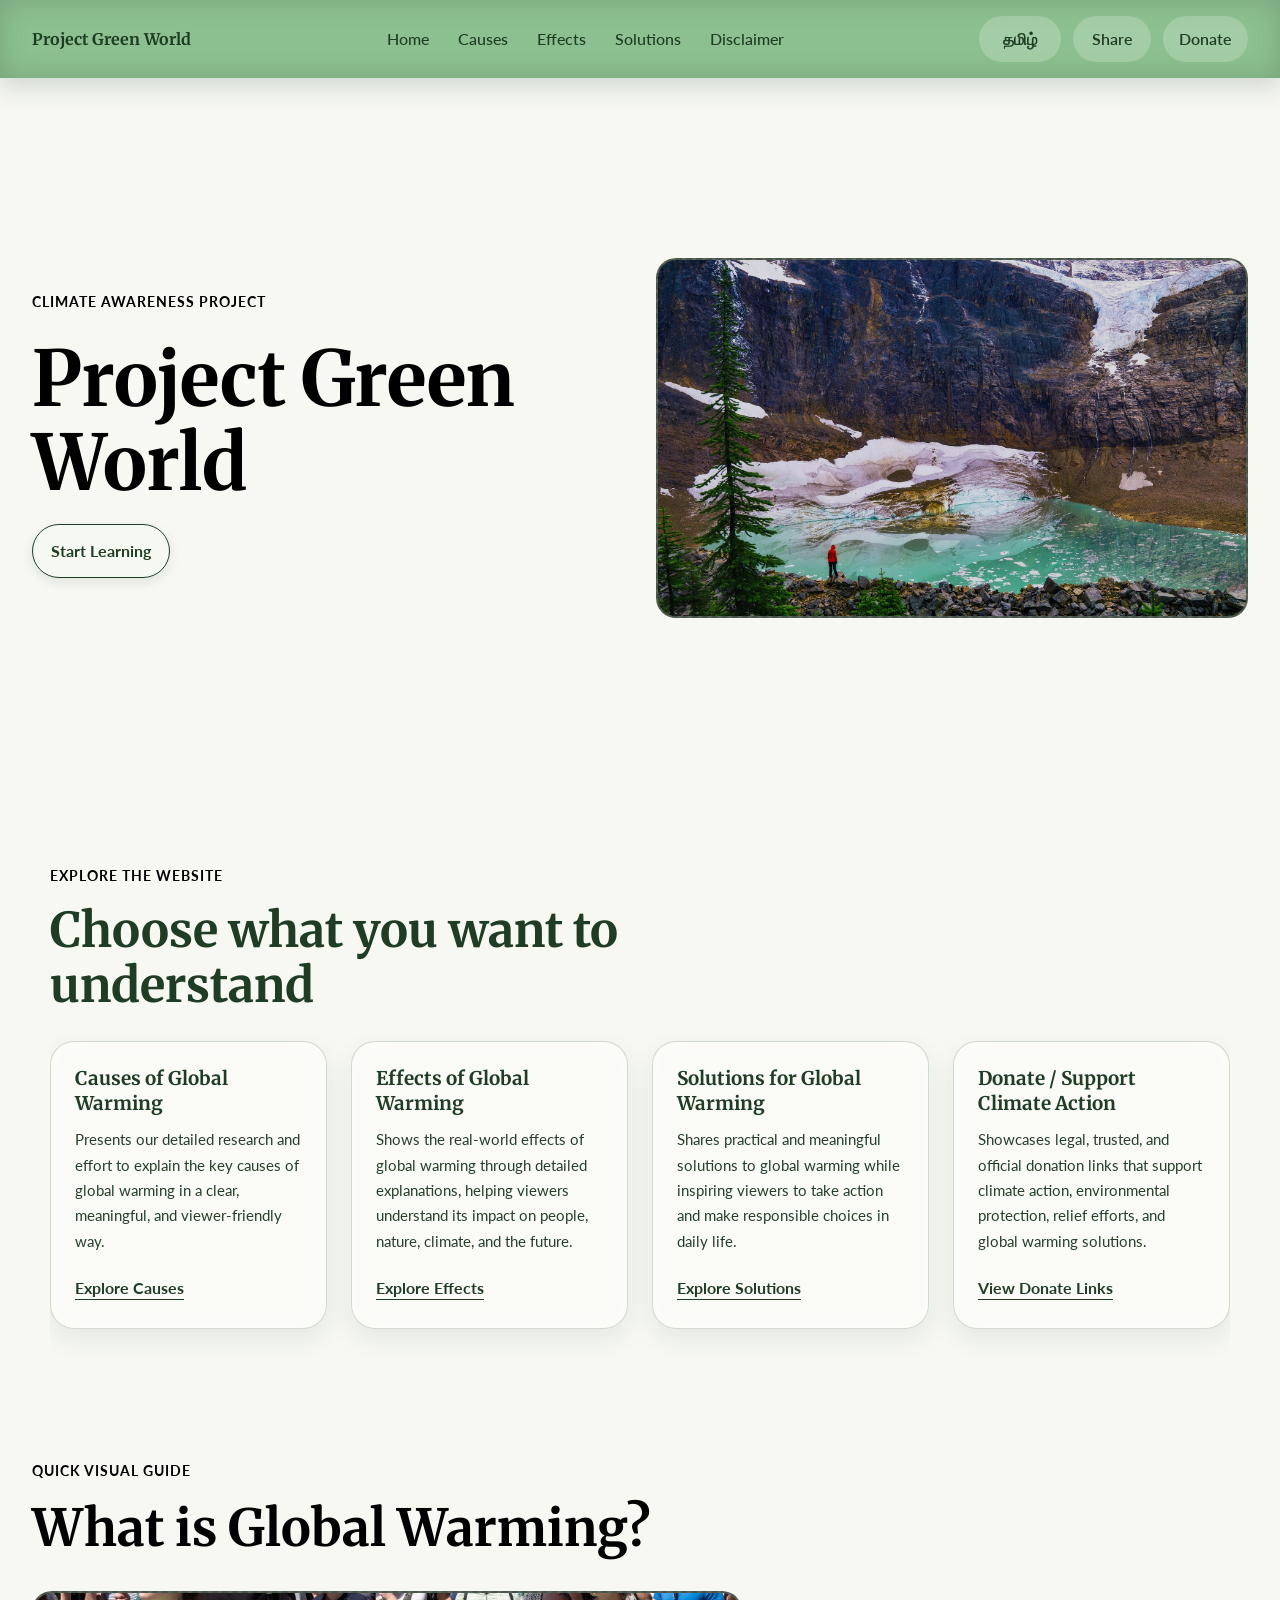
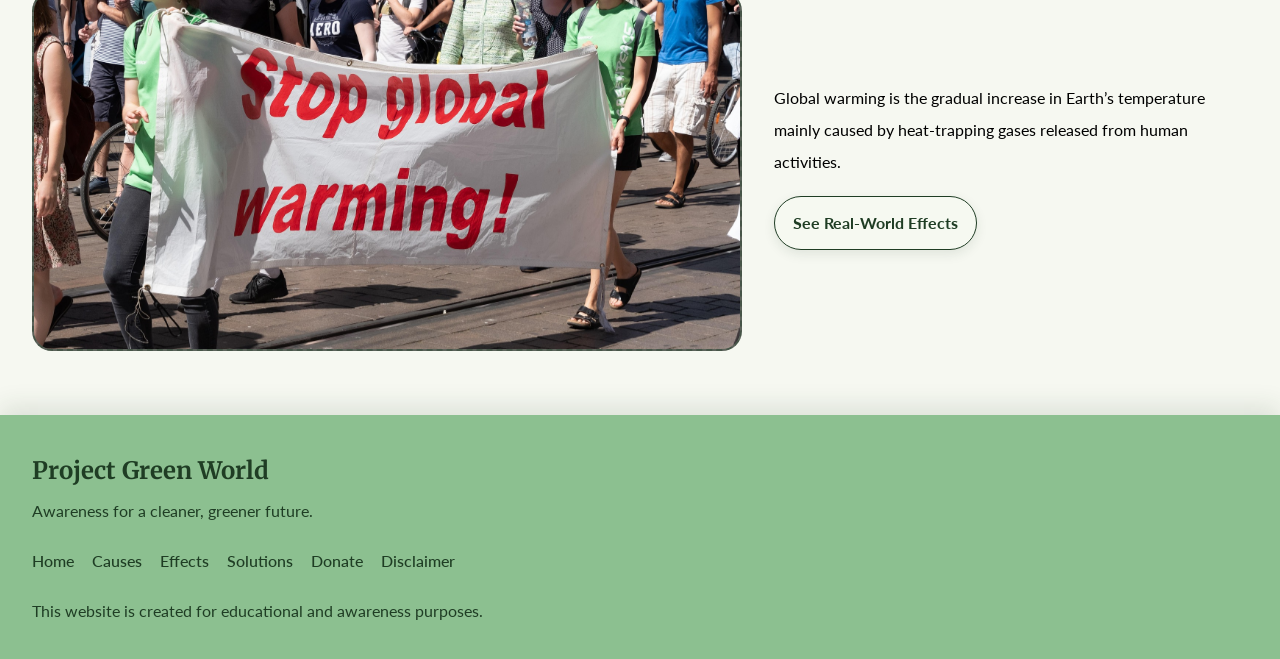
<file: client/index.html>
<!DOCTYPE html>
<html lang="en">

<head>
    <meta charset="UTF-8">

    <meta name="viewport" content="width=device-width, initial-scale=1.0">

    <meta name="description"
        content="Project Green World is a global warming awareness website that explains causes, effects, solutions, and trusted climate support links.">
    <meta name="author" content="Project Green World">

    <meta name="keywords"
        content="global warming, climate change, climate awareness, environmental awareness, green world, climate action">

    <meta property="og:title" content="Project Green World">

    <meta property="og:description"
        content="A global warming awareness website explaining causes, effects, solutions, and trusted climate support links.">

    <meta property="og:type" content="website">
    <title>Project Green World</title>

    <link rel="icon" type="image/png" href="images/LeafLogoTemp.png?v=3">
    <link rel="shortcut icon" href="images/LeafLogoTemp.png?v=3">
    <link rel="apple-touch-icon" href="images/LeafLogoTemp.png?v=3">
    <link rel="preconnect" href="https://fonts.googleapis.com">
    <link rel="preconnect" href="https://fonts.gstatic.com" crossorigin>
    <link rel="preconnect" href="https://fonts.googleapis.com">
    <link rel="preconnect" href="https://fonts.gstatic.com" crossorigin>
    <link
        href="https://fonts.googleapis.com/css2?family=Lato:wght@400;600;700&family=Merriweather:wght@700;900&display=swap"
        rel="stylesheet">

    <link rel="stylesheet" href="common.css">
    <link rel="stylesheet" href="home.css">
</head>

<body>

    <header class="site-header">
        <nav class="navbar" aria-label="Main navigation">

            <a href="index.html" class="logo" data-en="Project Green World" data-ta="ப்ராஜெக்ட் பசுமை உலகம்">
                Project Green World
            </a>

            <ul class="nav-links">
                <li><a href="index.html" data-en="Home" data-ta="முகப்பு" class="active-link">Home</a></li>
                <li><a href="causes.html" data-en="Causes" data-ta="காரணங்கள்" class="active-link">Causes</a></li>
                <li><a href="effects.html" data-en="Effects" data-ta="விளைவுகள்" class="active-link">Effects</a></li>
                <li><a href="solutions.html" data-en="Solutions" data-ta="தீர்வுகள்" class="active-link">Solutions</a>
                </li>
                <li><a href="disclaimer.html" data-en="Disclaimer" data-ta="பொறுப்புத் துறப்பு"
                        class="active-link">Disclaimer</a></li>
            </ul>

            <div class="nav-actions">
                <button class="lang-btn" type="button" data-en="தமிழ்" data-ta="English"
                    aria-label="Switch language between English and Tamil">
                    தமிழ்
                </button>

                <button class="share-btn" type="button" data-en="Share" data-ta="பகிர்" aria-label="Share this page">
                    Share
                </button>

                <a href="donate.html" class="donate-btn" data-en="Donate" data-ta="நன்கொடை"
                    class="donate-btn active-link">
                    Donate
                </a>
            </div>

        </nav>
    </header>

    <main>

        <section class="intro-visual" aria-labelledby="intro-title">
            <div class="intro-content">
                <p class="section-label" data-en="Climate Awareness Project" data-ta="காலநிலை விழிப்புணர்வு திட்டம்">
                    Climate Awareness Project
                </p>

                <h1 id="intro-title" data-en="Project Green World" data-ta="ப்ராஜெக்ட் பசுமை உலகம்">
                    Project Green World
                </h1>

                <a href="causes.html" class="primary-link" data-en="Start Learning" data-ta="கற்றலை தொடங்கு">
                    Start Learning
                </a>
            </div>

            <div class="intro-media image-slider" data-slider="nature">
                <img class="slider-img active" src="images/nature1.jpg" alt="Nature image">
                <img class="slider-img" src="images/nature2.jpg" alt="Nature image">
            </div>
        </section>

        <section class="page-cards" aria-labelledby="cards-title">
            <div class="section-heading">
                <p class="section-label" data-en="Explore the Website" data-ta="இணையதளத்தை ஆராயுங்கள்">
                    Explore the Website
                </p>

                <h2 id="cards-title" data-en="Choose what you want to understand"
                    data-ta="நீங்கள் புரிந்துகொள்ள விரும்புவதை தேர்வு செய்யுங்கள்">
                    Choose what you want to understand
                </h2>
            </div>

            <div class="cards-grid">

                <article class="redirect-card">
                    <h3 data-en="Causes of Global Warming" data-ta="உலக வெப்பமயமாதலின் காரணங்கள்">
                        Causes of Global Warming
                    </h3>

                    <p data-en="Presents our detailed research and effort to explain the key causes of global warming in a clear, meaningful, and viewer-friendly way."
                        data-ta="உலக வெப்பமயமாதலின் முக்கிய காரணங்களை தெளிவாகவும், பயனுள்ளதாகவும், பார்வையாளர்களுக்கு எளிதாகவும் விளக்குகிறது.">
                        Presents our detailed research and effort to explain the key causes of global warming
                        in a clear, meaningful, and viewer-friendly way.
                    </p>

                    <a href="causes.html" data-en="Explore Causes" data-ta="காரணங்களை பார்க்கவும்">
                        Explore Causes
                    </a>
                </article>

                <article class="redirect-card">
                    <h3 data-en="Effects of Global Warming" data-ta="உலக வெப்பமயமாதலின் விளைவுகள்">
                        Effects of Global Warming
                    </h3>

                    <p data-en="Shows the real-world effects of global warming through detailed explanations, helping viewers understand its impact on people, nature, climate, and the future."
                        data-ta="உலக வெப்பமயமாதல் மக்கள், இயற்கை, காலநிலை மற்றும் எதிர்காலத்தை எவ்வாறு பாதிக்கிறது என்பதை தெளிவாக விளக்குகிறது.">
                        Shows the real-world effects of global warming through detailed explanations,
                        helping viewers understand its impact on people, nature, climate, and the future.
                    </p>

                    <a href="effects.html" data-en="Explore Effects" data-ta="விளைவுகளை பார்க்கவும்">
                        Explore Effects
                    </a>
                </article>

                <article class="redirect-card">
                    <h3 data-en="Solutions for Global Warming" data-ta="உலக வெப்பமயமாதலுக்கான தீர்வுகள்">
                        Solutions for Global Warming
                    </h3>

                    <p data-en="Shares practical and meaningful solutions to global warming while inspiring viewers to take action and make responsible choices in daily life."
                        data-ta="உலக வெப்பமயமாதலை குறைக்க உதவும் நடைமுறை தீர்வுகளை பகிர்ந்து, தினசரி வாழ்க்கையில் பொறுப்பான செயல்களை செய்ய ஊக்குவிக்கிறது.">
                        Shares practical and meaningful solutions to global warming while inspiring viewers
                        to take action and make responsible choices in daily life.
                    </p>

                    <a href="solutions.html" data-en="Explore Solutions" data-ta="தீர்வுகளை பார்க்கவும்">
                        Explore Solutions
                    </a>
                </article>

                <article class="redirect-card">
                    <h3 data-en="Donate / Support Climate Action" data-ta="நன்கொடை / காலநிலை நடவடிக்கைக்கு ஆதரவு">
                        Donate / Support Climate Action
                    </h3>

                    <p data-en="Showcases legal, trusted, and official donation links that support climate action, environmental protection, relief efforts, and global warming solutions."
                        data-ta="காலநிலை நடவடிக்கை, சுற்றுச்சூழல் பாதுகாப்பு, நிவாரண முயற்சிகள் மற்றும் உலக வெப்பமயமாதல் தீர்வுகளை ஆதரிக்கும் நம்பகமான அதிகாரப்பூர்வ நன்கொடை இணைப்புகளை காட்டுகிறது.">
                        Showcases legal, trusted, and official donation links that support climate action,
                        environmental protection, relief efforts, and global warming solutions.
                    </p>

                    <a href="donate.html" class="donation-card" data-en="View Donate Links"
                        data-ta="நன்கொடை இணைப்புகளை பார்க்கவும்">
                        View Donate Links
                    </a>
                </article>

            </div>
        </section>
        </div>
        </section>

        <section class="visual-explainer" aria-labelledby="explainer-title">
            <div class="section-heading">
                <p class="section-label">Quick Visual Guide</p>
                <h2 id="explainer-title" data-en="What is Global Warming?" data-ta="உலக வெப்பமயமாதல் என்றால் என்ன?">What
                    is Global Warming?</h2>
            </div>

            <div class="explainer-layout">
                <div class="explainer-media image-slider" data-slider="warming">
                    <img id="sliderImage" src="images/warming1.jpg" alt="Global warming awareness image">
                    <!-- Add poster image or embedded video later -->
                </div>

                <div class="explainer-text">
                    <p data-en="Global warming is the gradual increase in Earth’s temperature mainly caused
                        by heat-trapping gases released from human activities." data-ta="">
                        Global warming is the gradual increase in Earth’s temperature mainly caused
                        by heat-trapping gases released from human activities.
                    </p>

                    <p data-en="" data-ta="">
                        This section can later include a short trailer, screenshots, or a simple
                        educational video to explain the topic visually.
                    </p>

                    <a href="effects.html" class="secondary-link" data-en="See Real-World Effects"
                        data-ta="உண்மையான விளைவுகளை பார்க்கவும்">
                        See Real-World Effects
                    </a>
                </div>
            </div>
        </section>

    </main>

    <footer class="site-footer">
        <div class="footer-content">

            <div class="footer-brand">
                <h2 data-en="Project Green World" data-ta="ப்ராஜெக்ட் கிரீன் வேர்ல்ட்">
                    Project Green World
                </h2>

                <p data-en="Awareness for a cleaner, greener future."
                    data-ta="சுத்தமான, பசுமையான எதிர்காலத்திற்கான விழிப்புணர்வு.">
                    Awareness for a cleaner, greener future.
                </p>
            </div>

            <nav class="footer-links" aria-label="Footer navigation">
                <a href="index.html" data-en="Home" data-ta="முகப்பு">Home</a>
                <a href="causes.html" data-en="Causes" data-ta="காரணங்கள்">Causes</a>
                <a href="effects.html" data-en="Effects" data-ta="விளைவுகள்">Effects</a>
                <a href="solutions.html" data-en="Solutions" data-ta="தீர்வுகள்">Solutions</a>
                <a href="donate.html" data-en="Donate" data-ta="நன்கொடை">Donate</a>
                <a href="disclaimer.html" data-en="Disclaimer" data-ta="பொறுப்புத் துறப்பு">Disclaimer</a>
            </nav>

            <p class="footer-note" data-en="This website is created for educational and awareness purposes."
                data-ta="இந்த இணையதளம் கல்வி மற்றும் விழிப்புணர்வு நோக்கங்களுக்காக உருவாக்கப்பட்டுள்ளது.">
                This website is created for educational and awareness purposes.
            </p>

        </div>
    </footer>

    <script src="main.js"></script>

</body>

</html>
</file>
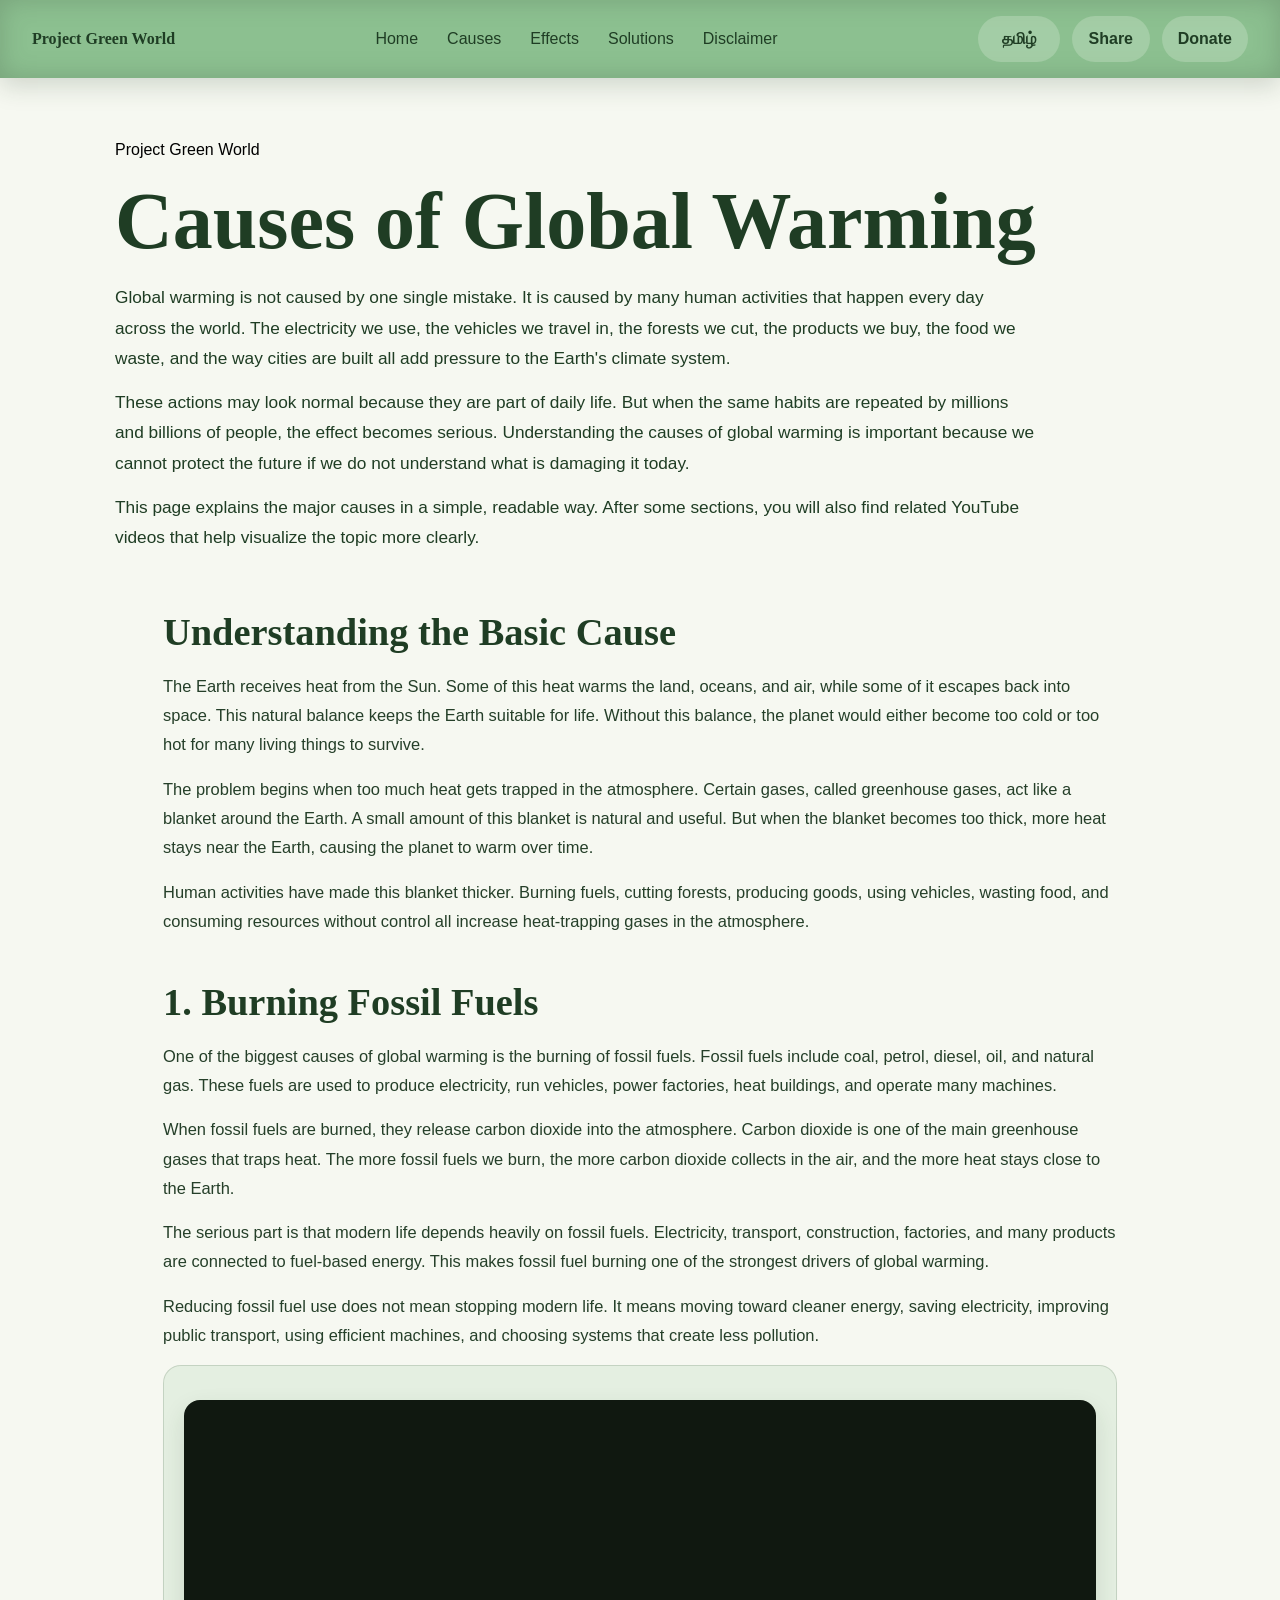
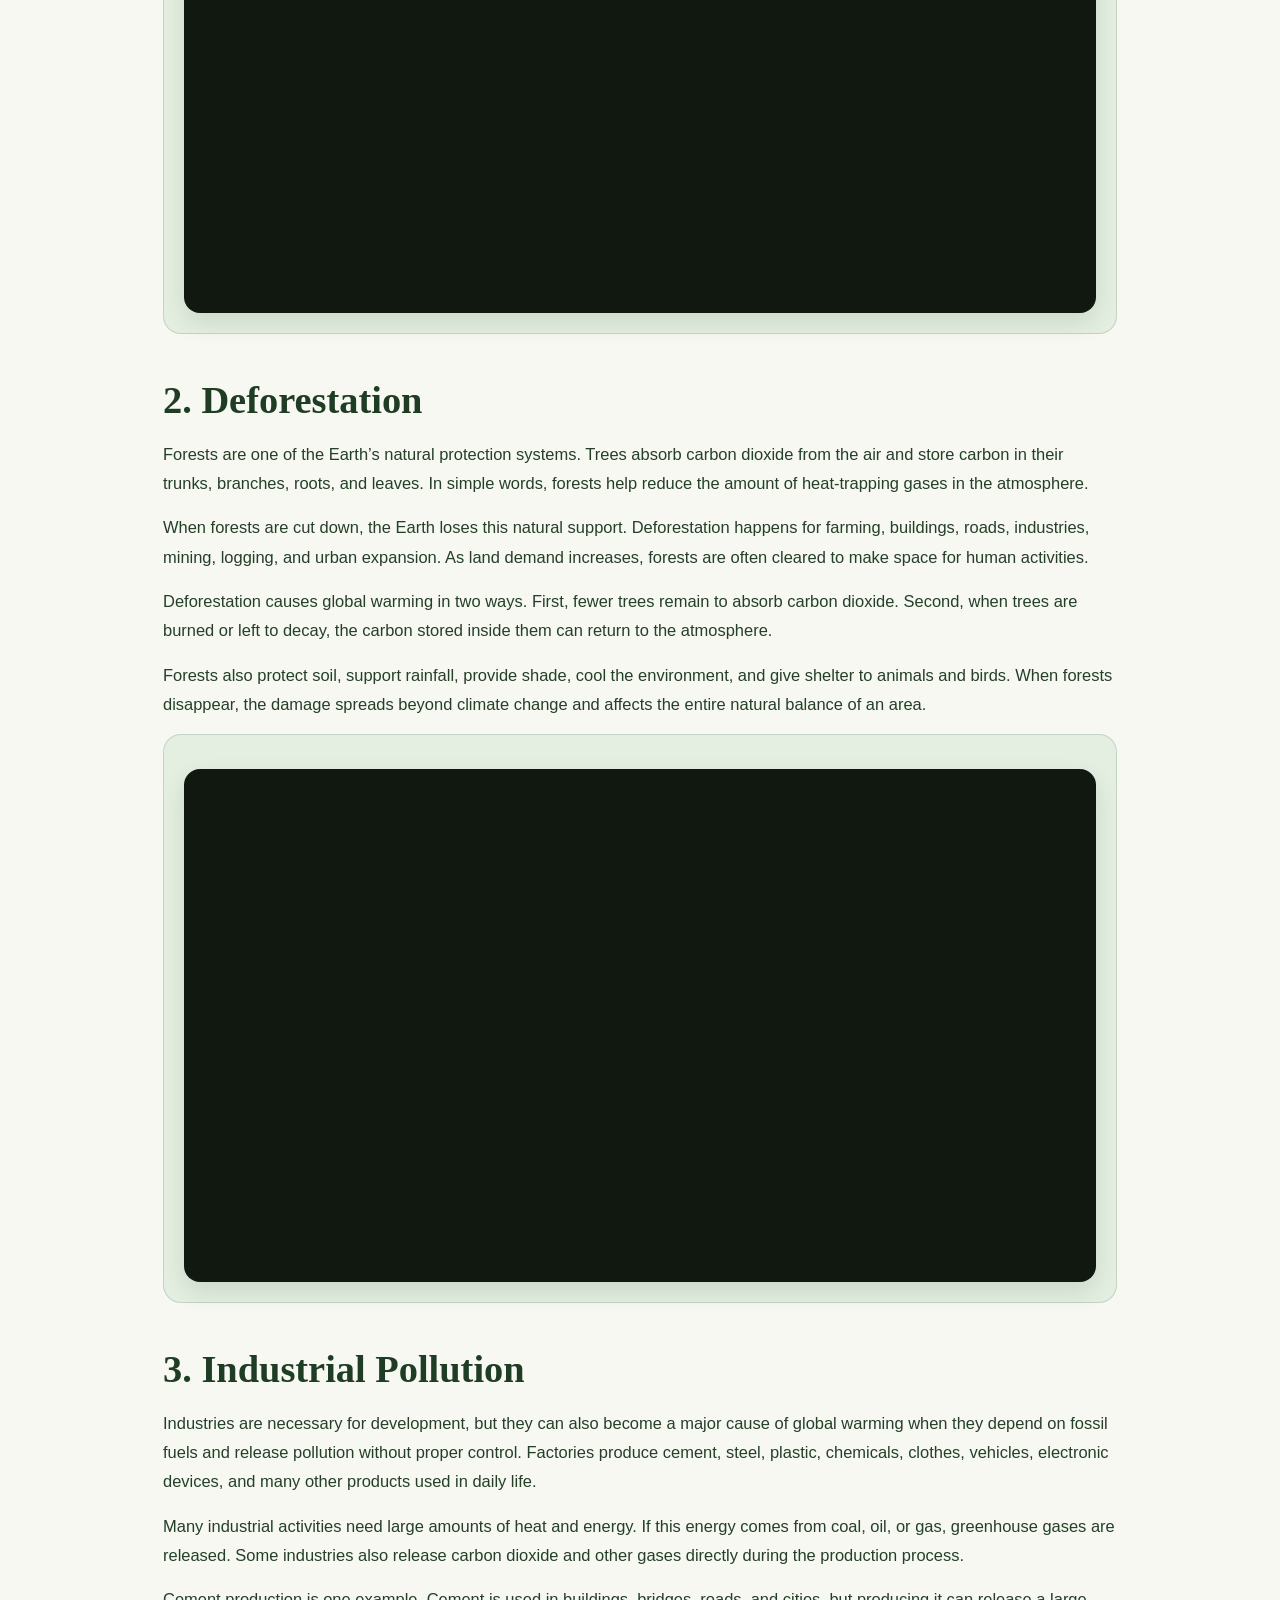
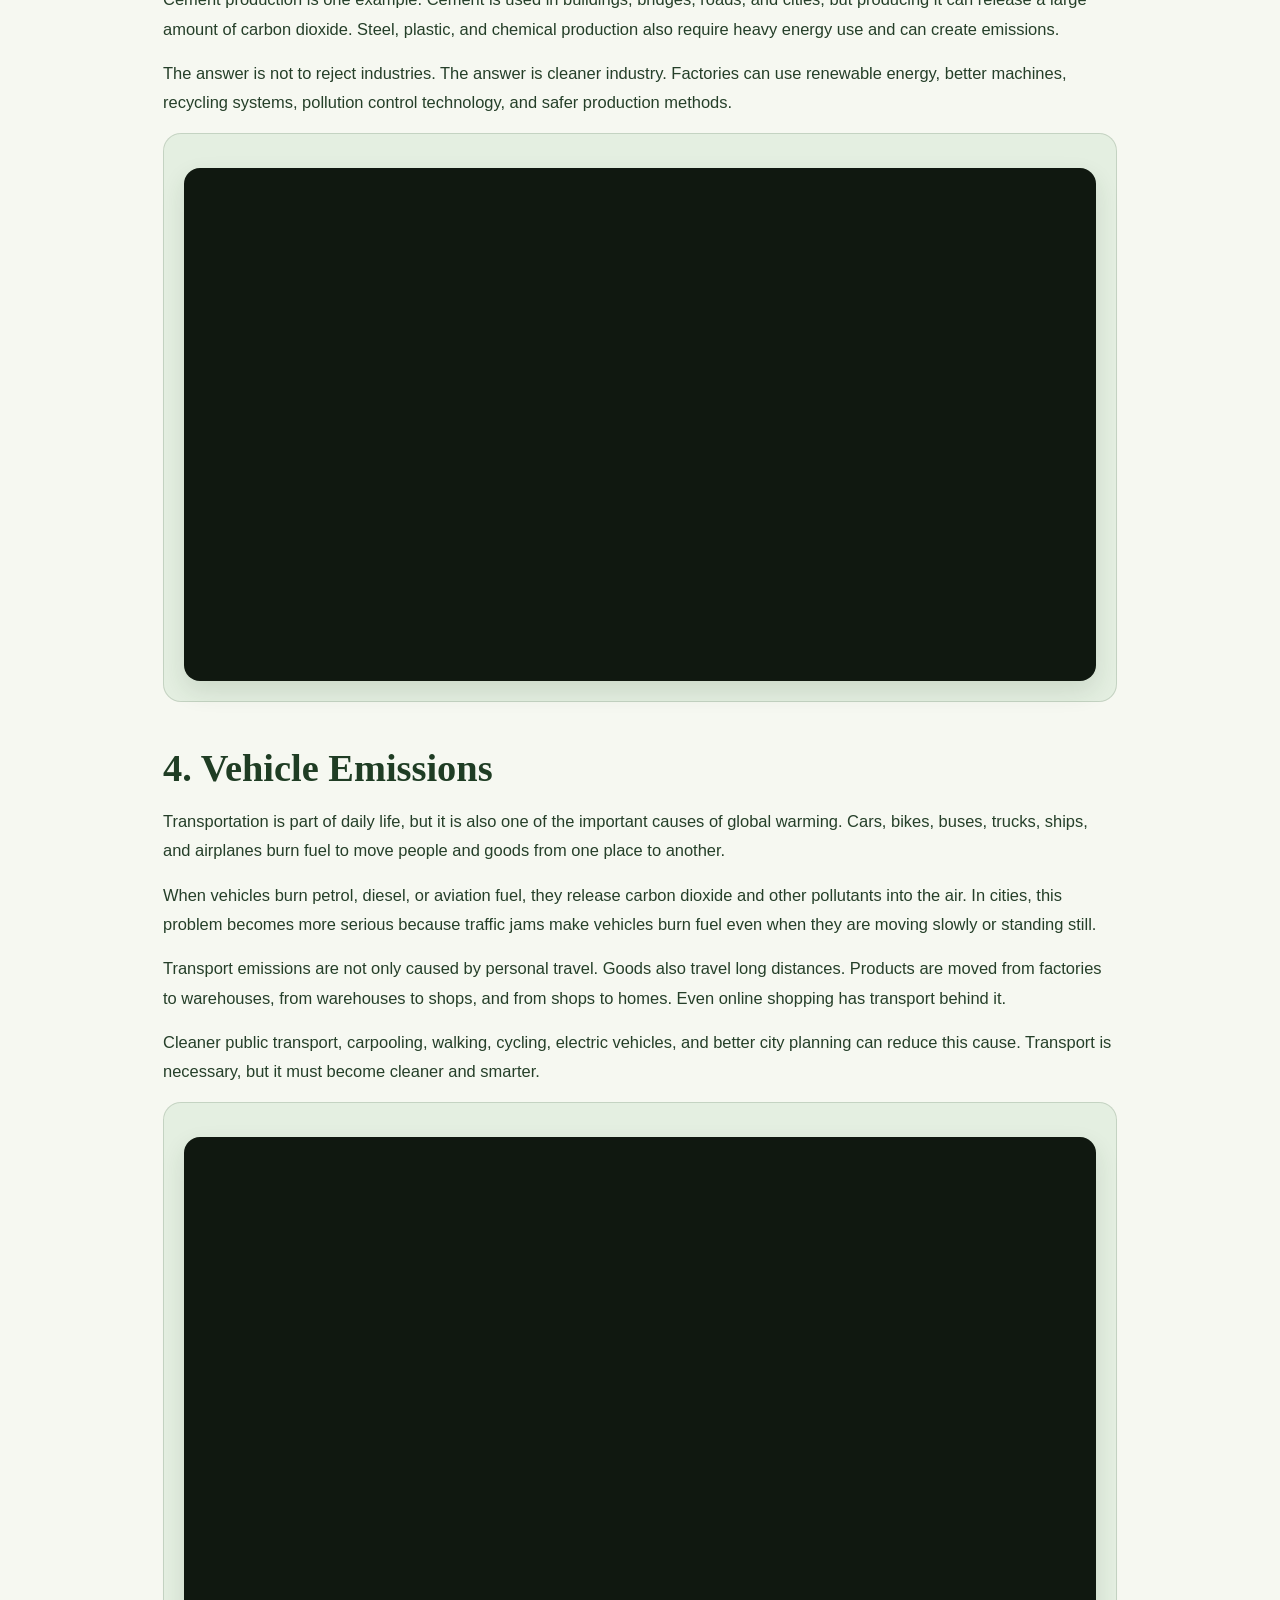
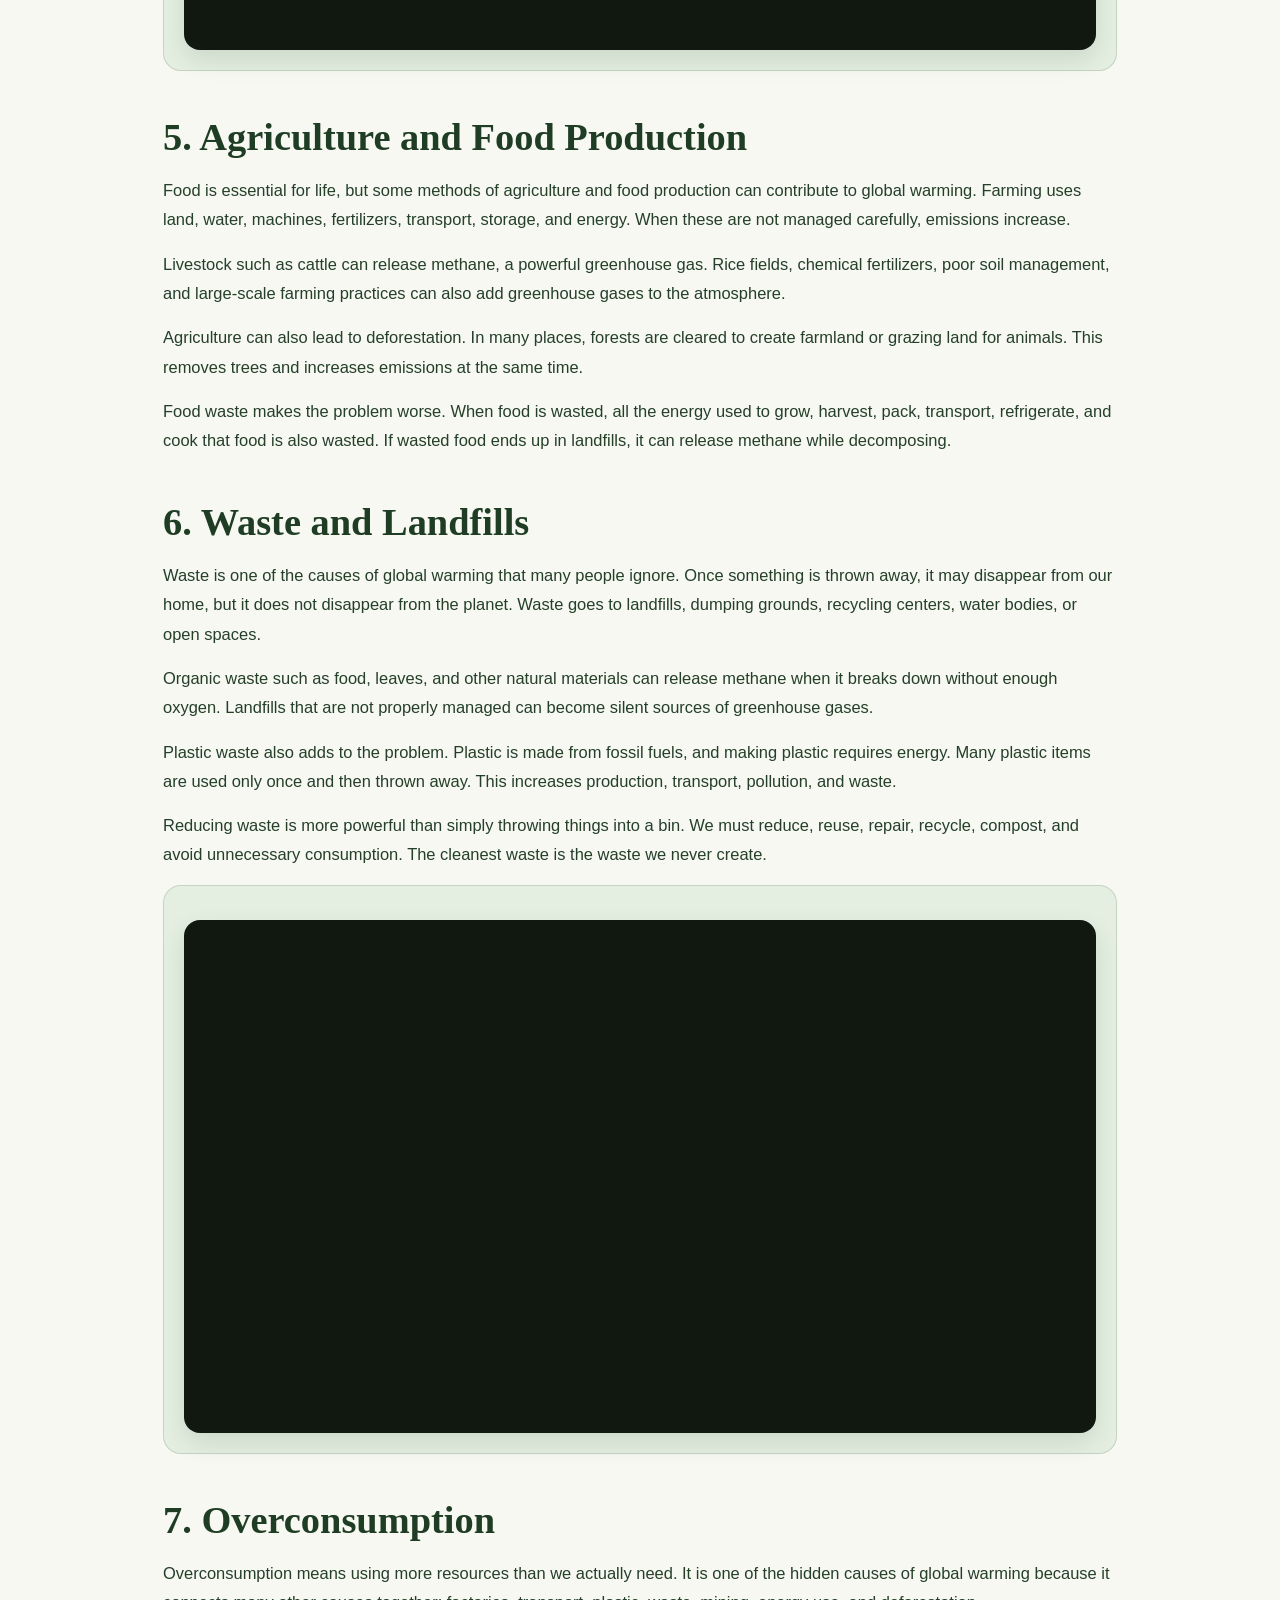
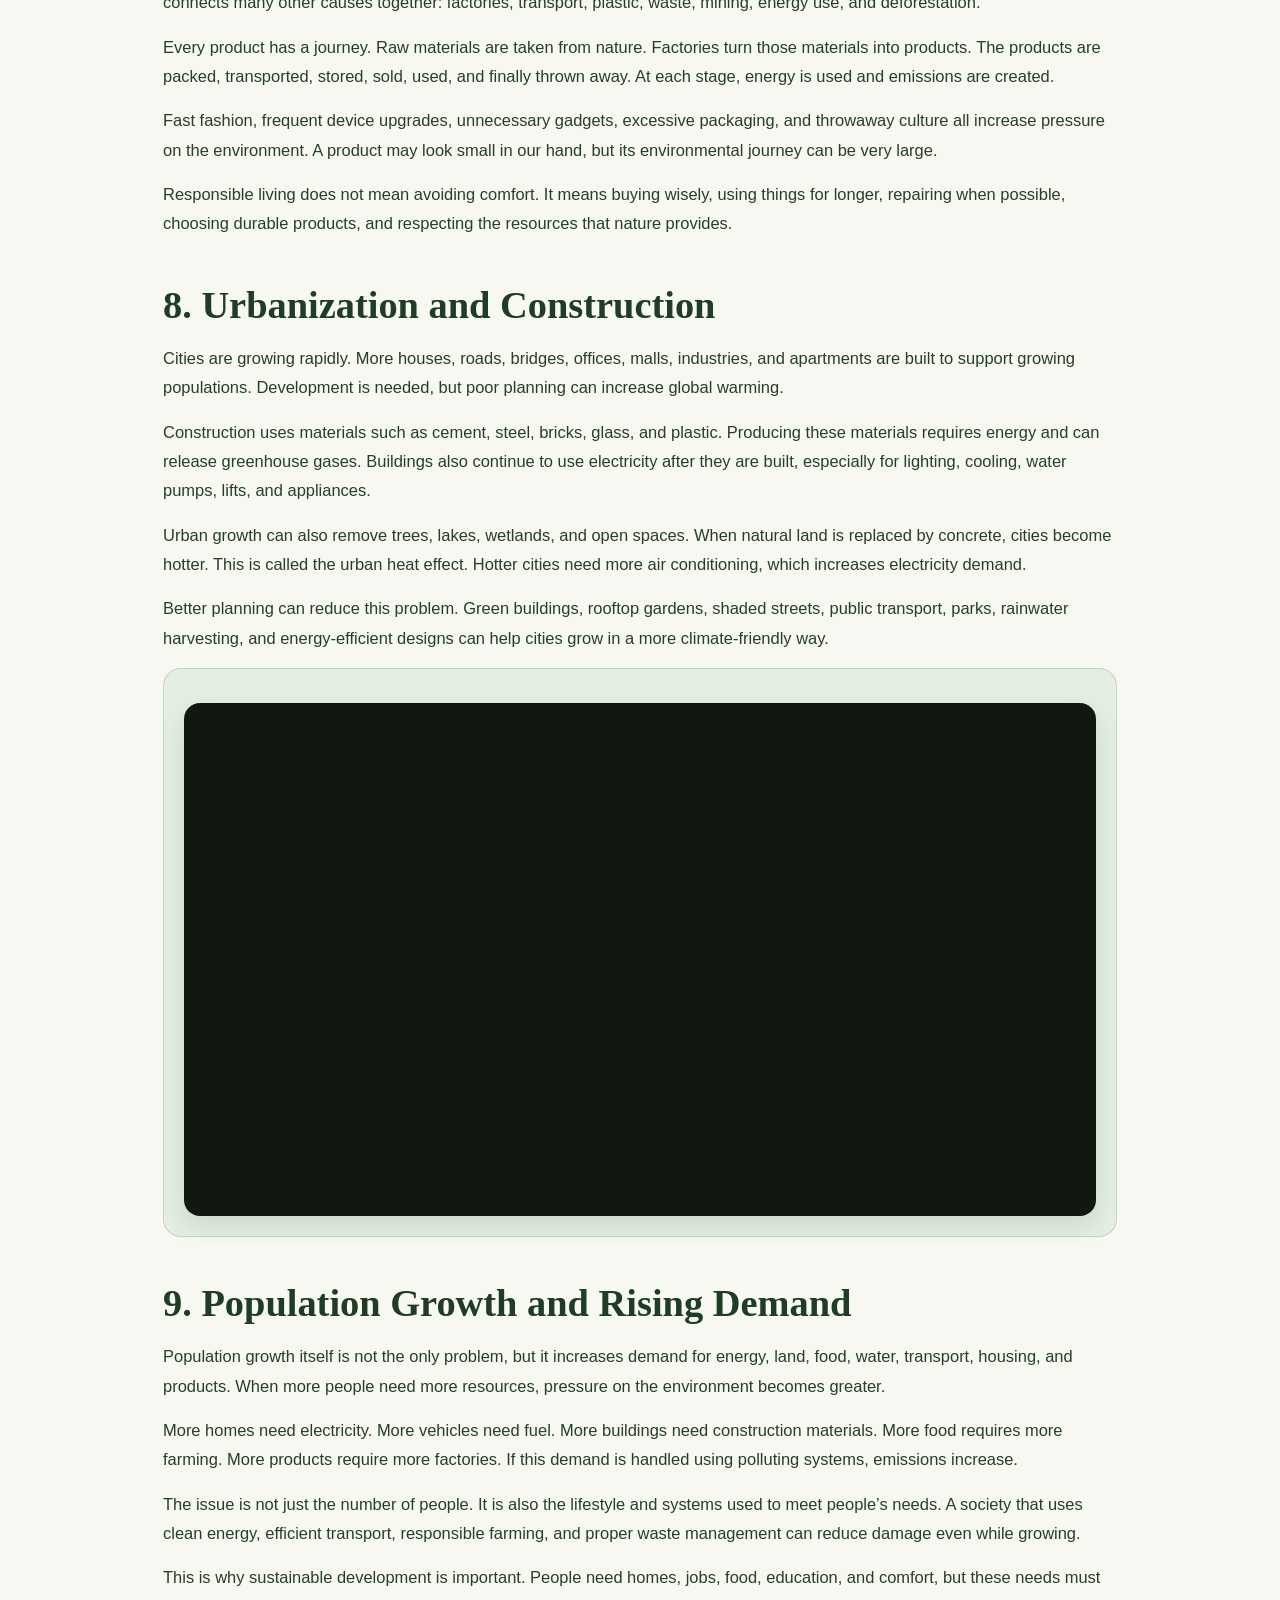
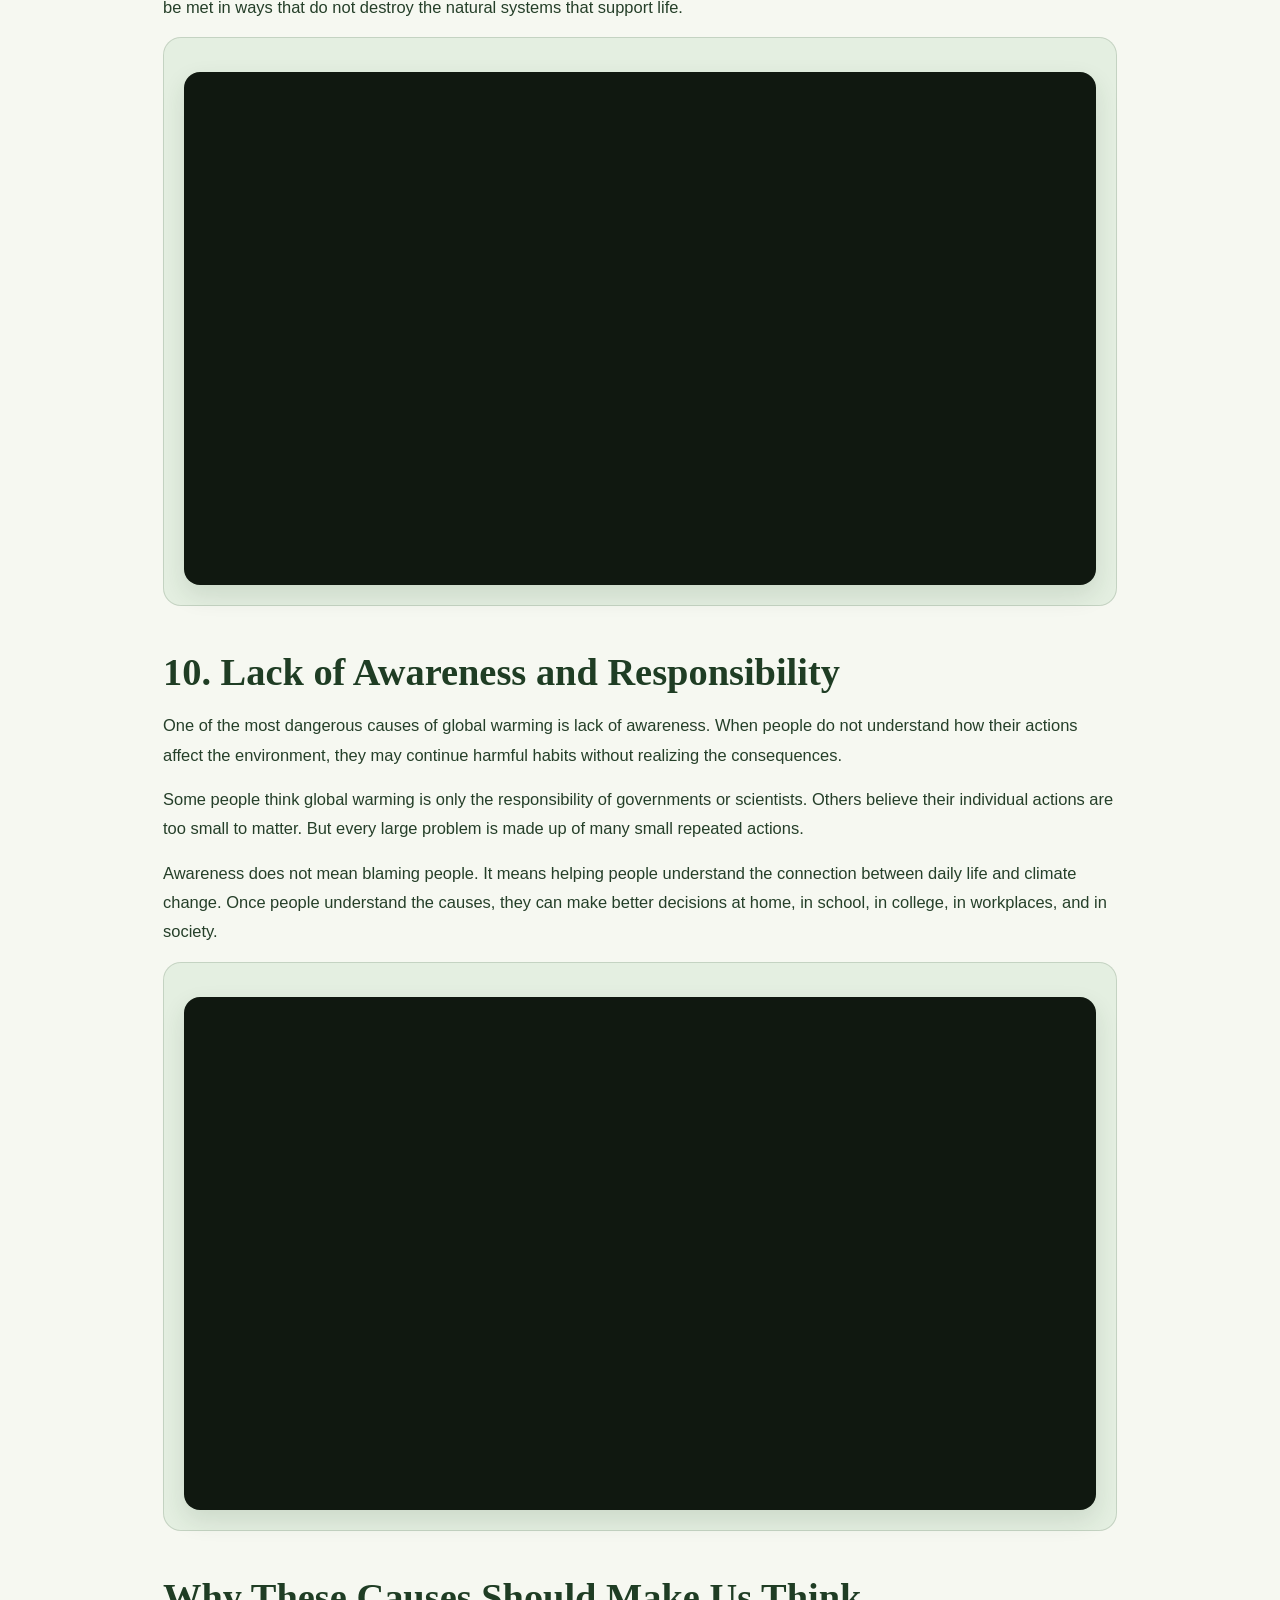
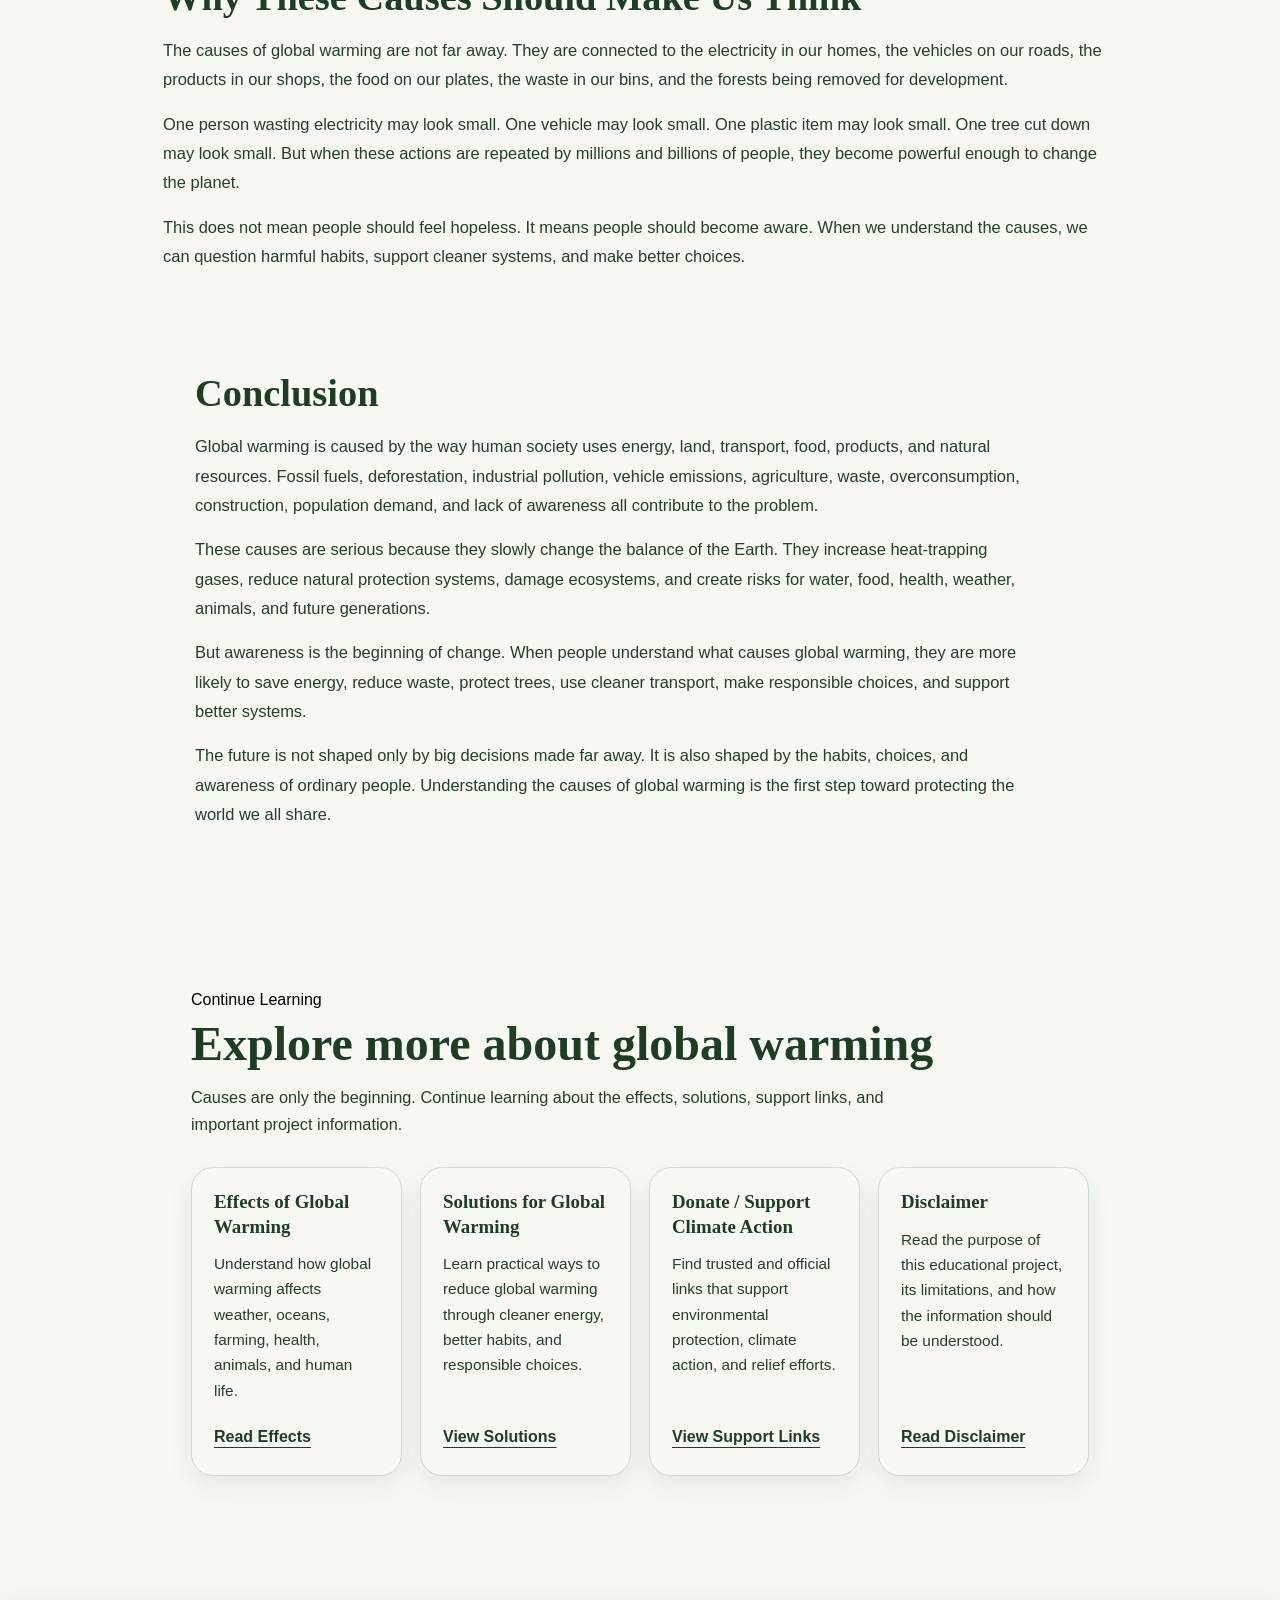
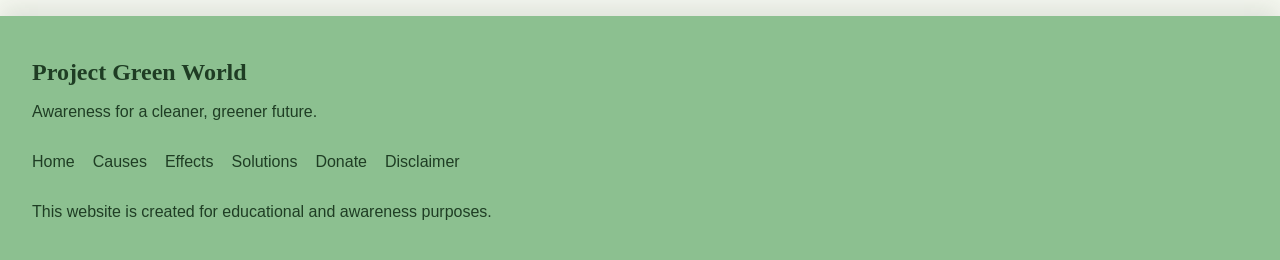
<file: client/causes.html>
<!DOCTYPE html>
<html lang="en">

<head>
    <meta charset="UTF-8">
    <meta name="viewport" content="width=device-width, initial-scale=1.0">
    <title>Causes | Project Green World</title>

    <link rel="stylesheet" href="common.css">
    <link rel="icon" type="image/png" href="images/LeafLogoTemp.png?v=3">
    <link rel="shortcut icon" href="images/LeafLogoTemp.png?v=3">
    <link rel="apple-touch-icon" href="images/LeafLogoTemp.png?v=3">
</head>

<body>

    <header class="site-header">
        <nav class="navbar" aria-label="Main navigation">

            <a href="index.html" class="logo" data-en="Project Green World" data-ta="ப்ராஜெக்ட் கிரீன் வேர்ல்ட்">
                Project Green World
            </a>

            <ul class="nav-links">
                <li><a href="index.html" data-en="Home" data-ta="முகப்பு" class="active-link">Home</a></li>
                <li><a href="causes.html" data-en="Causes" data-ta="காரணங்கள்" class="active-link">Causes</a></li>
                <li><a href="effects.html" data-en="Effects" data-ta="விளைவுகள்" class="active-link">Effects</a></li>
                <li><a href="solutions.html" data-en="Solutions" data-ta="தீர்வுகள்" class="active-link">Solutions</a>
                </li>
                <li><a href="disclaimer.html" data-en="Disclaimer" data-ta="பொறுப்புத் துறப்பு"
                        class="active-link">Disclaimer</a></li>
            </ul>

            <div class="nav-actions">
                <button class="lang-btn" type="button" data-en="தமிழ்" data-ta="English"
                    aria-label="Switch language between English and Tamil">
                    தமிழ்
                </button>

                <button class="share-btn" type="button" data-en="Share" data-ta="பகிர்" aria-label="Share this page">
                    Share
                </button>

                <a href="donate.html" class="donate-btn" data-en="Donate" data-ta="நன்கொடை"
                    class="donate-btn active-link">
                    Donate
                </a>
            </div>

        </nav>
    </header>

    <main>

        <section class="article-hero" aria-labelledby="causes-title">
            <p class="section-label" data-en="Project Green World" data-ta="ப்ராஜெக்ட் கிரீன் வேர்ல்ட்">
                Project Green World
            </p>

            <h1 id="causes-title" data-en="Causes of Global Warming" data-ta="உலக வெப்பமயமாதலின் காரணங்கள்">
                Causes of Global Warming
            </h1>

            <p class="hero-intro"
                data-en="Global warming is not caused by one single mistake. It is caused by many human activities that happen every day across the world. The electricity we use, the vehicles we travel in, the forests we cut, the products we buy, the food we waste, and the way cities are built all add pressure to the Earth's climate system."
                data-ta="உலக வெப்பமயமாதல் ஒரே ஒரு தவறால் ஏற்படுவது அல்ல. உலகம் முழுவதும் தினமும் நடைபெறும் பல மனித செயல்பாடுகளால் இது ஏற்படுகிறது. நாம் பயன்படுத்தும் மின்சாரம், பயணம் செய்யும் வாகனங்கள், வெட்டப்படும் காடுகள், வாங்கும் பொருட்கள், வீணாகும் உணவு மற்றும் நகரங்கள் கட்டப்படும் விதம் ஆகியவை அனைத்தும் பூமியின் காலநிலை அமைப்புக்கு அழுத்தம் தருகின்றன.">
                Global warming is not caused by one single mistake. It is caused by many human activities that
                happen every day across the world. The electricity we use, the vehicles we travel in, the forests
                we cut, the products we buy, the food we waste, and the way cities are built all add pressure to
                the Earth's climate system.
            </p>

            <p class="hero-intro"
                data-en="These actions may look normal because they are part of daily life. But when the same habits are repeated by millions and billions of people, the effect becomes serious. Understanding the causes of global warming is important because we cannot protect the future if we do not understand what is damaging it today."
                data-ta="இந்த செயல்கள் தினசரி வாழ்க்கையின் ஒரு பகுதியாக இருப்பதால் சாதாரணமாகத் தோன்றலாம். ஆனால் இதே பழக்கங்கள் கோடிக்கணக்கான மக்களால் மீண்டும் மீண்டும் செய்யப்படும் போது அதன் தாக்கம் மிகக் கடுமையாகிறது. இன்று எது பூமியை பாதிக்கிறது என்பதை புரிந்துகொள்ளாமல் எதிர்காலத்தை பாதுகாக்க முடியாது என்பதால் உலக வெப்பமயமாதலின் காரணங்களை புரிந்துகொள்வது மிகவும் முக்கியம்.">
                These actions may look normal because they are part of daily life. But when the same habits are
                repeated by millions and billions of people, the effect becomes serious. Understanding the causes
                of global warming is important because we cannot protect the future if we do not understand what
                is damaging it today.
            </p>

            <p class="hero-intro"
                data-en="This page explains the major causes in a simple, readable way. After some sections, you will also find related YouTube videos that help visualize the topic more clearly."
                data-ta="இந்த பக்கம் முக்கிய காரணங்களை எளிமையாகவும் படிக்க வசதியாகவும் விளக்குகிறது. சில பகுதிகளுக்குப் பிறகு, அந்த தலைப்பை மேலும் தெளிவாக காட்சியாக புரிந்துகொள்ள உதவும் தொடர்புடைய YouTube காணொளிகளும் சேர்க்கப்பட்டுள்ளன.">
                This page explains the major causes in a simple, readable way. After some sections, you will also
                find related YouTube videos that help visualize the topic more clearly.
            </p>
        </section>

        <article class="article-content">

            <section class="article-section">
                <h2 data-en="Understanding the Basic Cause" data-ta="அடிப்படை காரணத்தை புரிந்துகொள்வோம்">
                    Understanding the Basic Cause
                </h2>

                <p data-en="The Earth receives heat from the Sun. Some of this heat warms the land, oceans, and air, while some of it escapes back into space. This natural balance keeps the Earth suitable for life. Without this balance, the planet would either become too cold or too hot for many living things to survive."
                    data-ta="பூமி சூரியனிடமிருந்து வெப்பத்தை பெறுகிறது. அந்த வெப்பத்தின் ஒரு பகுதி நிலம், கடல்கள் மற்றும் காற்றை வெப்பமாக்குகிறது; மற்றொரு பகுதி மீண்டும் விண்வெளிக்குச் செல்கிறது. இந்த இயற்கையான சமநிலை பூமியை உயிர்கள் வாழ ஏற்றதாக வைத்திருக்கிறது. இந்த சமநிலை இல்லையெனில், பூமி பல உயிர்கள் வாழ முடியாத அளவுக்கு அதிக குளிராகவோ அல்லது அதிக வெப்பமாகவோ மாறும்.">
                    The Earth receives heat from the Sun. Some of this heat warms the land, oceans, and air,
                    while some of it escapes back into space. This natural balance keeps the Earth suitable for
                    life. Without this balance, the planet would either become too cold or too hot for many living
                    things to survive.
                </p>

                <p data-en="The problem begins when too much heat gets trapped in the atmosphere. Certain gases, called greenhouse gases, act like a blanket around the Earth. A small amount of this blanket is natural and useful. But when the blanket becomes too thick, more heat stays near the Earth, causing the planet to warm over time."
                    data-ta="அதிக வெப்பம் வளிமண்டலத்தில் சிக்கிக்கொள்ளும்போது பிரச்சினை தொடங்குகிறது. பசுமைக் கூட வாயுக்கள் எனப்படும் சில வாயுக்கள் பூமியைச் சுற்றி ஒரு போர்வை போல செயல்படுகின்றன. இந்த போர்வை சிறிய அளவில் இயற்கையானதும் பயனுள்ளதுமான ஒன்று. ஆனால் அது மிகத் தடிமனாக மாறும்போது, அதிக வெப்பம் பூமிக்குச் சமீபமாக தங்கி, காலப்போக்கில் பூமி சூடாகிறது.">
                    The problem begins when too much heat gets trapped in the atmosphere. Certain gases, called
                    greenhouse gases, act like a blanket around the Earth. A small amount of this blanket is
                    natural and useful. But when the blanket becomes too thick, more heat stays near the Earth,
                    causing the planet to warm over time.
                </p>

                <p data-en="Human activities have made this blanket thicker. Burning fuels, cutting forests, producing goods, using vehicles, wasting food, and consuming resources without control all increase heat-trapping gases in the atmosphere."
                    data-ta="மனித செயல்பாடுகள் இந்த போர்வையை மேலும் தடிமனாக்கியுள்ளன. எரிபொருட்களை எரித்தல், காடுகளை வெட்டுதல், பொருட்களை உற்பத்தி செய்தல், வாகனங்களை பயன்படுத்துதல், உணவை வீணாக்குதல் மற்றும் வளங்களை கட்டுப்பாடின்றி பயன்படுத்துதல் ஆகியவை அனைத்தும் வளிமண்டலத்தில் வெப்பத்தை பிடித்துக் கொள்ளும் வாயுக்களை அதிகரிக்கின்றன.">
                    Human activities have made this blanket thicker. Burning fuels, cutting forests, producing
                    goods, using vehicles, wasting food, and consuming resources without control all increase
                    heat-trapping gases in the atmosphere.
                </p>
            </section>

            <section class="article-section">
                <h2 data-en="1. Burning Fossil Fuels" data-ta="1. புதைபடிவ எரிபொருட்களை எரித்தல்">
                    1. Burning Fossil Fuels
                </h2>

                <p data-en="One of the biggest causes of global warming is the burning of fossil fuels. Fossil fuels include coal, petrol, diesel, oil, and natural gas. These fuels are used to produce electricity, run vehicles, power factories, heat buildings, and operate many machines."
                    data-ta="உலக வெப்பமயமாதலின் மிகப் பெரிய காரணங்களில் ஒன்று புதைபடிவ எரிபொருட்களை எரிப்பதாகும். புதைபடிவ எரிபொருட்களில் நிலக்கரி, பெட்ரோல், டீசல், எண்ணெய் மற்றும் இயற்கை எரிவாயு அடங்கும். இவை மின்சாரம் தயாரிக்க, வாகனங்களை இயக்க, தொழிற்சாலைகளுக்கு ஆற்றல் வழங்க, கட்டிடங்களை வெப்பப்படுத்த மற்றும் பல இயந்திரங்களை இயக்க பயன்படுத்தப்படுகின்றன.">
                    One of the biggest causes of global warming is the burning of fossil fuels. Fossil fuels
                    include coal, petrol, diesel, oil, and natural gas. These fuels are used to produce
                    electricity, run vehicles, power factories, heat buildings, and operate many machines.
                </p>

                <p data-en="When fossil fuels are burned, they release carbon dioxide into the atmosphere. Carbon dioxide is one of the main greenhouse gases that traps heat. The more fossil fuels we burn, the more carbon dioxide collects in the air, and the more heat stays close to the Earth."
                    data-ta="புதைபடிவ எரிபொருட்கள் எரிக்கப்படும் போது, அவை கார்பன் டை ஆக்சைடை வளிமண்டலத்தில் வெளியிடுகின்றன. கார்பன் டை ஆக்சைடு வெப்பத்தை பிடித்துக் கொள்ளும் முக்கிய பசுமைக் கூட வாயுக்களில் ஒன்றாகும். நாம் அதிகமாக புதைபடிவ எரிபொருட்களை எரித்தால், காற்றில் அதிக கார்பன் டை ஆக்சைடு சேர்ந்து, பூமிக்குச் சமீபமாக அதிக வெப்பம் தங்கி விடுகிறது.">
                    When fossil fuels are burned, they release carbon dioxide into the atmosphere. Carbon dioxide
                    is one of the main greenhouse gases that traps heat. The more fossil fuels we burn, the more
                    carbon dioxide collects in the air, and the more heat stays close to the Earth.
                </p>

                <p data-en="The serious part is that modern life depends heavily on fossil fuels. Electricity, transport, construction, factories, and many products are connected to fuel-based energy. This makes fossil fuel burning one of the strongest drivers of global warming."
                    data-ta="கடுமையான உண்மை என்னவென்றால், நவீன வாழ்க்கை புதைபடிவ எரிபொருட்கள்மீது அதிகமாக சார்ந்துள்ளது. மின்சாரம், போக்குவரத்து, கட்டுமானம், தொழிற்சாலைகள் மற்றும் பல பொருட்கள் எரிபொருள் அடிப்படையிலான ஆற்றலுடன் தொடர்புடையவை. இதனால் புதைபடிவ எரிபொருட்களை எரிப்பது உலக வெப்பமயமாதலின் மிக வலுவான காரணங்களில் ஒன்றாகிறது.">
                    The serious part is that modern life depends heavily on fossil fuels. Electricity, transport,
                    construction, factories, and many products are connected to fuel-based energy. This makes
                    fossil fuel burning one of the strongest drivers of global warming.
                </p>

                <p data-en="Reducing fossil fuel use does not mean stopping modern life. It means moving toward cleaner energy, saving electricity, improving public transport, using efficient machines, and choosing systems that create less pollution."
                    data-ta="புதைபடிவ எரிபொருள் பயன்பாட்டை குறைப்பது நவீன வாழ்க்கையை நிறுத்துவது என்று பொருள் அல்ல. அது சுத்தமான ஆற்றலுக்கு மாறுதல், மின்சாரத்தை சேமித்தல், பொதுப் போக்குவரத்தை மேம்படுத்துதல், திறமையான இயந்திரங்களை பயன்படுத்துதல் மற்றும் குறைந்த மாசுபாட்டை உருவாக்கும் அமைப்புகளைத் தேர்வு செய்தல் என்பதாகும்.">
                    Reducing fossil fuel use does not mean stopping modern life. It means moving toward cleaner
                    energy, saving electricity, improving public transport, using efficient machines, and choosing
                    systems that create less pollution.
                </p>

                <div class="video-resource inline-video">
                    <div class="youtube-embed">
                        <iframe width="560" height="315"
                            src="https://www.youtube.com/embed/aZ0harKTvaA?si=bVu1GV3Ja_6trR8o"
                            title="YouTube video player" frameborder="0"
                            allow="accelerometer; autoplay; clipboard-write; encrypted-media; gyroscope; picture-in-picture; web-share"
                            referrerpolicy="strict-origin-when-cross-origin" allowfullscreen></iframe>
                    </div>
                </div>
            </section>

            <section class="article-section">
                <h2 data-en="2. Deforestation" data-ta="2. காடழிப்பு">
                    2. Deforestation
                </h2>

                <p data-en="Forests are one of the Earth’s natural protection systems. Trees absorb carbon dioxide from the air and store carbon in their trunks, branches, roots, and leaves. In simple words, forests help reduce the amount of heat-trapping gases in the atmosphere."
                    data-ta="காடுகள் பூமியின் இயற்கையான பாதுகாப்பு அமைப்புகளில் ஒன்றாகும். மரங்கள் காற்றிலிருந்து கார்பன் டை ஆக்சைடை உறிஞ்சி, அதை தங்கள் தண்டு, கிளைகள், வேர் மற்றும் இலைகளில் சேமிக்கின்றன. எளிமையாகச் சொன்னால், காடுகள் வளிமண்டலத்தில் வெப்பத்தை பிடித்துக் கொள்ளும் வாயுக்களின் அளவை குறைக்க உதவுகின்றன.">
                    Forests are one of the Earth’s natural protection systems. Trees absorb carbon dioxide from
                    the air and store carbon in their trunks, branches, roots, and leaves. In simple words,
                    forests help reduce the amount of heat-trapping gases in the atmosphere.
                </p>

                <p data-en="When forests are cut down, the Earth loses this natural support. Deforestation happens for farming, buildings, roads, industries, mining, logging, and urban expansion. As land demand increases, forests are often cleared to make space for human activities."
                    data-ta="காடுகள் வெட்டப்படும் போது, பூமி இந்த இயற்கையான ஆதரவை இழக்கிறது. விவசாயம், கட்டிடங்கள், சாலைகள், தொழிற்சாலைகள், சுரங்கங்கள், மரவெட்டுதல் மற்றும் நகர விரிவாக்கம் ஆகியவற்றிற்காக காடழிப்பு நடைபெறுகிறது. நிலத் தேவை அதிகரிக்கும்போது, மனித செயல்பாடுகளுக்கு இடம் செய்ய காடுகள் அடிக்கடி அழிக்கப்படுகின்றன.">
                    When forests are cut down, the Earth loses this natural support. Deforestation happens for
                    farming, buildings, roads, industries, mining, logging, and urban expansion. As land demand
                    increases, forests are often cleared to make space for human activities.
                </p>

                <p data-en="Deforestation causes global warming in two ways. First, fewer trees remain to absorb carbon dioxide. Second, when trees are burned or left to decay, the carbon stored inside them can return to the atmosphere."
                    data-ta="காடழிப்பு உலக வெப்பமயமாதலை இரண்டு வழிகளில் அதிகரிக்கிறது. முதலில், கார்பன் டை ஆக்சைடை உறிஞ்ச குறைவான மரங்களே இருக்கும். இரண்டாவது, மரங்கள் எரிக்கப்படும்போது அல்லது அழுகும்போது அவற்றில் சேமிக்கப்பட்டிருந்த கார்பன் மீண்டும் வளிமண்டலத்துக்குச் செல்லலாம்.">
                    Deforestation causes global warming in two ways. First, fewer trees remain to absorb carbon
                    dioxide. Second, when trees are burned or left to decay, the carbon stored inside them can
                    return to the atmosphere.
                </p>

                <p data-en="Forests also protect soil, support rainfall, provide shade, cool the environment, and give shelter to animals and birds. When forests disappear, the damage spreads beyond climate change and affects the entire natural balance of an area."
                    data-ta="காடுகள் மண்ணைப் பாதுகாக்கின்றன, மழையை ஆதரிக்கின்றன, நிழலை வழங்குகின்றன, சூழலை குளிர்விக்கின்றன மற்றும் விலங்குகள், பறவைகள் வாழ இடமாக இருக்கின்றன. காடுகள் அழிந்துவிட்டால், சேதம் காலநிலை மாற்றத்தைத் தாண்டி அந்த பகுதியின் முழு இயற்கை சமநிலையையும் பாதிக்கும்.">
                    Forests also protect soil, support rainfall, provide shade, cool the environment, and give
                    shelter to animals and birds. When forests disappear, the damage spreads beyond climate
                    change and affects the entire natural balance of an area.
                </p>

                <div class="video-resource inline-video">
                    <div class="youtube-embed">
                        <iframe width="560" height="315"
                            src="https://www.youtube.com/embed/vJnnrpSDWPI?si=vygXbIuyQlwP6gMW"
                            title="YouTube video player" frameborder="0"
                            allow="accelerometer; autoplay; clipboard-write; encrypted-media; gyroscope; picture-in-picture; web-share"
                            referrerpolicy="strict-origin-when-cross-origin" allowfullscreen></iframe>
                    </div>
                </div>
            </section>

            <section class="article-section">
                <h2 data-en="3. Industrial Pollution" data-ta="3. தொழிற்சாலை மாசுபாடு">
                    3. Industrial Pollution
                </h2>

                <p data-en="Industries are necessary for development, but they can also become a major cause of global warming when they depend on fossil fuels and release pollution without proper control. Factories produce cement, steel, plastic, chemicals, clothes, vehicles, electronic devices, and many other products used in daily life."
                    data-ta="தொழில்கள் வளர்ச்சிக்குத் தேவையானவை. ஆனால் அவை புதைபடிவ எரிபொருட்களை சார்ந்து, சரியான கட்டுப்பாடின்றி மாசுபாட்டை வெளியிட்டால் உலக வெப்பமயமாதலின் முக்கிய காரணமாக மாறலாம். தொழிற்சாலைகள் சிமெண்டு, இரும்பு, பிளாஸ்டிக், இரசாயனங்கள், ஆடைகள், வாகனங்கள், மின்னணு சாதனங்கள் மற்றும் தினசரி பயன்பாட்டு பொருட்களை உற்பத்தி செய்கின்றன.">
                    Industries are necessary for development, but they can also become a major cause of global
                    warming when they depend on fossil fuels and release pollution without proper control.
                    Factories produce cement, steel, plastic, chemicals, clothes, vehicles, electronic devices,
                    and many other products used in daily life.
                </p>

                <p data-en="Many industrial activities need large amounts of heat and energy. If this energy comes from coal, oil, or gas, greenhouse gases are released. Some industries also release carbon dioxide and other gases directly during the production process."
                    data-ta="பல தொழில்துறை செயல்பாடுகளுக்கு அதிக வெப்பமும் ஆற்றலும் தேவைப்படுகிறது. இந்த ஆற்றல் நிலக்கரி, எண்ணெய் அல்லது எரிவாயுவிலிருந்து வந்தால் பசுமைக் கூட வாயுக்கள் வெளியிடப்படுகின்றன. சில தொழில்கள் உற்பத்தி செயல்முறையின் போதே கார்பன் டை ஆக்சைடு மற்றும் பிற வாயுக்களை நேரடியாக வெளியிடுகின்றன.">
                    Many industrial activities need large amounts of heat and energy. If this energy comes from
                    coal, oil, or gas, greenhouse gases are released. Some industries also release carbon dioxide
                    and other gases directly during the production process.
                </p>

                <p data-en="Cement production is one example. Cement is used in buildings, bridges, roads, and cities, but producing it can release a large amount of carbon dioxide. Steel, plastic, and chemical production also require heavy energy use and can create emissions."
                    data-ta="சிமெண்டு உற்பத்தி ஒரு உதாரணமாகும். கட்டிடங்கள், பாலங்கள், சாலைகள் மற்றும் நகரங்களுக்கு சிமெண்டு பயன்படுத்தப்படுகிறது. ஆனால் அதை தயாரிப்பது அதிக அளவு கார்பன் டை ஆக்சைடை வெளியிடக்கூடும். இரும்பு, பிளாஸ்டிக் மற்றும் இரசாயன உற்பத்திக்கும் அதிக ஆற்றல் தேவைப்படுகிறது; அவையும் வெளியீடுகளை உருவாக்கக்கூடும்.">
                    Cement production is one example. Cement is used in buildings, bridges, roads, and cities,
                    but producing it can release a large amount of carbon dioxide. Steel, plastic, and chemical
                    production also require heavy energy use and can create emissions.
                </p>

                <p data-en="The answer is not to reject industries. The answer is cleaner industry. Factories can use renewable energy, better machines, recycling systems, pollution control technology, and safer production methods."
                    data-ta="இதற்கான தீர்வு தொழில்களை மறுப்பது அல்ல. சுத்தமான தொழில்துறைக்கு மாறுவதே தீர்வு. தொழிற்சாலைகள் புதுப்பிக்கத்தக்க ஆற்றல், மேம்பட்ட இயந்திரங்கள், மறுசுழற்சி அமைப்புகள், மாசு கட்டுப்பாட்டு தொழில்நுட்பம் மற்றும் பாதுகாப்பான உற்பத்தி முறைகளை பயன்படுத்தலாம்.">
                    The answer is not to reject industries. The answer is cleaner industry. Factories can use
                    renewable energy, better machines, recycling systems, pollution control technology, and safer
                    production methods.
                </p>

                <div class="video-resource inline-video">
                    <div class="youtube-embed">
                        <iframe width="560" height="315"
                            src="https://www.youtube.com/embed/tUVo5SMSqp8?si=FUqUb6dl1sdS5tXU"
                            title="YouTube video player" frameborder="0"
                            allow="accelerometer; autoplay; clipboard-write; encrypted-media; gyroscope; picture-in-picture; web-share"
                            referrerpolicy="strict-origin-when-cross-origin" allowfullscreen></iframe>
                    </div>
                </div>
            </section>

            <section class="article-section">
                <h2 data-en="4. Vehicle Emissions" data-ta="4. வாகன புகை வெளியீடுகள்">
                    4. Vehicle Emissions
                </h2>

                <p data-en="Transportation is part of daily life, but it is also one of the important causes of global warming. Cars, bikes, buses, trucks, ships, and airplanes burn fuel to move people and goods from one place to another."
                    data-ta="போக்குவரத்து தினசரி வாழ்க்கையின் ஒரு பகுதியாகும். ஆனால் அது உலக வெப்பமயமாதலின் முக்கிய காரணங்களில் ஒன்றாகவும் இருக்கிறது. கார்கள், பைக்குகள், பேருந்துகள், லாரிகள், கப்பல்கள் மற்றும் விமானங்கள் மனிதர்களையும் பொருட்களையும் ஒரு இடத்திலிருந்து மற்றொரு இடத்துக்கு நகர்த்த எரிபொருளை எரிக்கின்றன.">
                    Transportation is part of daily life, but it is also one of the important causes of global
                    warming. Cars, bikes, buses, trucks, ships, and airplanes burn fuel to move people and goods
                    from one place to another.
                </p>

                <p data-en="When vehicles burn petrol, diesel, or aviation fuel, they release carbon dioxide and other pollutants into the air. In cities, this problem becomes more serious because traffic jams make vehicles burn fuel even when they are moving slowly or standing still."
                    data-ta="வாகனங்கள் பெட்ரோல், டீசல் அல்லது விமான எரிபொருளை எரிக்கும் போது கார்பன் டை ஆக்சைடு மற்றும் பிற மாசுபடுத்திகளை காற்றில் வெளியிடுகின்றன. நகரங்களில் போக்குவரத்து நெரிசல் காரணமாக வாகனங்கள் மெதுவாக நகரும் போதும் அல்லது நிற்கும் போதும் எரிபொருளை எரிப்பதால் இந்த பிரச்சினை மேலும் தீவிரமாகிறது.">
                    When vehicles burn petrol, diesel, or aviation fuel, they release carbon dioxide and other
                    pollutants into the air. In cities, this problem becomes more serious because traffic jams
                    make vehicles burn fuel even when they are moving slowly or standing still.
                </p>

                <p data-en="Transport emissions are not only caused by personal travel. Goods also travel long distances. Products are moved from factories to warehouses, from warehouses to shops, and from shops to homes. Even online shopping has transport behind it."
                    data-ta="போக்குவரத்து வெளியீடுகள் தனிப்பட்ட பயணங்களால் மட்டும் ஏற்படுவதில்லை. பொருட்களும் நீண்ட தூரம் பயணம் செய்கின்றன. பொருட்கள் தொழிற்சாலைகளிலிருந்து கிடங்குகளுக்கு, கிடங்குகளிலிருந்து கடைகளுக்கு, கடைகளிலிருந்து வீடுகளுக்கு நகர்த்தப்படுகின்றன. ஆன்லைன் ஷாப்பிங்கிற்குக் கூட பின்னால் போக்குவரத்து உள்ளது.">
                    Transport emissions are not only caused by personal travel. Goods also travel long distances.
                    Products are moved from factories to warehouses, from warehouses to shops, and from shops to
                    homes. Even online shopping has transport behind it.
                </p>

                <p data-en="Cleaner public transport, carpooling, walking, cycling, electric vehicles, and better city planning can reduce this cause. Transport is necessary, but it must become cleaner and smarter."
                    data-ta="சுத்தமான பொதுப் போக்குவரத்து, வாகன பகிர்வு, நடைபயணம், சைக்கிள் பயணம், மின்சார வாகனங்கள் மற்றும் சிறந்த நகர திட்டமிடல் இந்த காரணத்தை குறைக்க உதவும். போக்குவரத்து தேவையானது தான்; ஆனால் அது சுத்தமானதாகவும் புத்திசாலித்தனமானதாகவும் மாற வேண்டும்.">
                    Cleaner public transport, carpooling, walking, cycling, electric vehicles, and better city
                    planning can reduce this cause. Transport is necessary, but it must become cleaner and smarter.
                </p>

                <div class="video-resource inline-video">
                    <div class="youtube-embed">
                        <iframe width="560" height="315"
                            src="https://www.youtube.com/embed/e3yriHXinEM?si=t-PcF-zgRfWlapuH"
                            title="YouTube video player" frameborder="0"
                            allow="accelerometer; autoplay; clipboard-write; encrypted-media; gyroscope; picture-in-picture; web-share"
                            referrerpolicy="strict-origin-when-cross-origin" allowfullscreen></iframe>
                    </div>
                </div>
            </section>

            <section class="article-section">
                <h2 data-en="5. Agriculture and Food Production" data-ta="5. விவசாயம் மற்றும் உணவு உற்பத்தி">
                    5. Agriculture and Food Production
                </h2>

                <p data-en="Food is essential for life, but some methods of agriculture and food production can contribute to global warming. Farming uses land, water, machines, fertilizers, transport, storage, and energy. When these are not managed carefully, emissions increase."
                    data-ta="உணவு வாழ்க்கைக்கு அவசியமானது. ஆனால் விவசாயம் மற்றும் உணவு உற்பத்தியின் சில முறைகள் உலக வெப்பமயமாதலுக்கு காரணமாகலாம். விவசாயம் நிலம், நீர், இயந்திரங்கள், உரங்கள், போக்குவரத்து, சேமிப்பு மற்றும் ஆற்றலை பயன்படுத்துகிறது. இவை கவனமாக நிர்வகிக்கப்படாவிட்டால் வெளியீடுகள் அதிகரிக்கும்.">
                    Food is essential for life, but some methods of agriculture and food production can contribute
                    to global warming. Farming uses land, water, machines, fertilizers, transport, storage, and
                    energy. When these are not managed carefully, emissions increase.
                </p>

                <p data-en="Livestock such as cattle can release methane, a powerful greenhouse gas. Rice fields, chemical fertilizers, poor soil management, and large-scale farming practices can also add greenhouse gases to the atmosphere."
                    data-ta="மாடுகள் போன்ற கால்நடைகள் மீத்தேன் எனப்படும் சக்திவாய்ந்த பசுமைக் கூட வாயுவை வெளியிடலாம். நெல் வயல்கள், இரசாயன உரங்கள், மோசமான மண் மேலாண்மை மற்றும் பெரிய அளவிலான விவசாய முறைகளும் வளிமண்டலத்தில் பசுமைக் கூட வாயுக்களை சேர்க்கலாம்.">
                    Livestock such as cattle can release methane, a powerful greenhouse gas. Rice fields,
                    chemical fertilizers, poor soil management, and large-scale farming practices can also add
                    greenhouse gases to the atmosphere.
                </p>

                <p data-en="Agriculture can also lead to deforestation. In many places, forests are cleared to create farmland or grazing land for animals. This removes trees and increases emissions at the same time."
                    data-ta="விவசாயமும் காடழிப்புக்கு வழிவகுக்கலாம். பல இடங்களில் விவசாய நிலம் அல்லது கால்நடைகளுக்கான மேய்ச்சல் நிலம் உருவாக்க காடுகள் அழிக்கப்படுகின்றன. இதனால் மரங்கள் நீக்கப்படுவதோடு வெளியீடுகளும் அதிகரிக்கின்றன.">
                    Agriculture can also lead to deforestation. In many places, forests are cleared to create
                    farmland or grazing land for animals. This removes trees and increases emissions at the same
                    time.
                </p>

                <p data-en="Food waste makes the problem worse. When food is wasted, all the energy used to grow, harvest, pack, transport, refrigerate, and cook that food is also wasted. If wasted food ends up in landfills, it can release methane while decomposing."
                    data-ta="உணவு வீணாக்கம் இந்த பிரச்சினையை மேலும் மோசமாக்குகிறது. உணவு வீணாகும் போது அதை வளர்க்க, அறுவடை செய்ய, பொதியிட, கொண்டு செல்ல, குளிர்விக்க மற்றும் சமைக்க பயன்படுத்தப்பட்ட ஆற்றலும் வீணாகிறது. வீணான உணவு குப்பை மேடுகளில் சேருமானால் அது அழுகும்போது மீத்தேனை வெளியிடலாம்.">
                    Food waste makes the problem worse. When food is wasted, all the energy used to grow, harvest,
                    pack, transport, refrigerate, and cook that food is also wasted. If wasted food ends up in
                    landfills, it can release methane while decomposing.
                </p>

            </section>

            <section class="article-section">
                <h2 data-en="6. Waste and Landfills" data-ta="6. கழிவுகள் மற்றும் குப்பை மேடுகள்">
                    6. Waste and Landfills
                </h2>

                <p data-en="Waste is one of the causes of global warming that many people ignore. Once something is thrown away, it may disappear from our home, but it does not disappear from the planet. Waste goes to landfills, dumping grounds, recycling centers, water bodies, or open spaces."
                    data-ta="பலர் கவனிக்காமல் விடும் உலக வெப்பமயமாதல் காரணங்களில் ஒன்று கழிவுகள். ஏதாவது ஒன்றை தூக்கி எறிந்தவுடன் அது நம் வீட்டிலிருந்து மறைந்துவிடலாம். ஆனால் அது பூமியிலிருந்து மறையாது. கழிவுகள் குப்பை மேடுகள், குப்பை கொட்டும் இடங்கள், மறுசுழற்சி மையங்கள், நீர்நிலைகள் அல்லது திறந்த வெளிகளுக்கு செல்கின்றன.">
                    Waste is one of the causes of global warming that many people ignore. Once something is thrown
                    away, it may disappear from our home, but it does not disappear from the planet. Waste goes to
                    landfills, dumping grounds, recycling centers, water bodies, or open spaces.
                </p>

                <p data-en="Organic waste such as food, leaves, and other natural materials can release methane when it breaks down without enough oxygen. Landfills that are not properly managed can become silent sources of greenhouse gases."
                    data-ta="உணவு, இலைகள் மற்றும் பிற இயற்கை பொருட்கள் போன்ற கரிமக் கழிவுகள் போதிய ஆக்சிஜன் இல்லாமல் அழுகும் போது மீத்தேனை வெளியிடலாம். சரியாக நிர்வகிக்கப்படாத குப்பை மேடுகள் அமைதியான பசுமைக் கூட வாயு மூலங்களாக மாறலாம்.">
                    Organic waste such as food, leaves, and other natural materials can release methane when it
                    breaks down without enough oxygen. Landfills that are not properly managed can become silent
                    sources of greenhouse gases.
                </p>

                <p data-en="Plastic waste also adds to the problem. Plastic is made from fossil fuels, and making plastic requires energy. Many plastic items are used only once and then thrown away. This increases production, transport, pollution, and waste."
                    data-ta="பிளாஸ்டிக் கழிவுகளும் இந்த பிரச்சினையை அதிகரிக்கின்றன. பிளாஸ்டிக் புதைபடிவ எரிபொருட்களிலிருந்து தயாரிக்கப்படுகிறது; அதை உருவாக்க ஆற்றல் தேவைப்படுகிறது. பல பிளாஸ்டிக் பொருட்கள் ஒருமுறை மட்டுமே பயன்படுத்தப்பட்டு தூக்கி எறியப்படுகின்றன. இதனால் உற்பத்தி, போக்குவரத்து, மாசுபாடு மற்றும் கழிவுகள் அதிகரிக்கின்றன.">
                    Plastic waste also adds to the problem. Plastic is made from fossil fuels, and making plastic
                    requires energy. Many plastic items are used only once and then thrown away. This increases
                    production, transport, pollution, and waste.
                </p>

                <p data-en="Reducing waste is more powerful than simply throwing things into a bin. We must reduce, reuse, repair, recycle, compost, and avoid unnecessary consumption. The cleanest waste is the waste we never create."
                    data-ta="கழிவுகளை குறைப்பது, பொருட்களை குப்பைத் தொட்டியில் போடுவதைக் காட்டிலும் பலமாக செயல்படும். நாம் குறைக்க வேண்டும், மீண்டும் பயன்படுத்த வேண்டும், பழுது பார்த்து பயன்படுத்த வேண்டும், மறுசுழற்சி செய்ய வேண்டும், உரமாக்க வேண்டும் மற்றும் தேவையற்ற நுகர்வை தவிர்க்க வேண்டும். நாம் உருவாக்காத கழிவுகளே மிகச் சுத்தமான கழிவுகள்.">
                    Reducing waste is more powerful than simply throwing things into a bin. We must reduce,
                    reuse, repair, recycle, compost, and avoid unnecessary consumption. The cleanest waste is the
                    waste we never create.
                </p>

                <div class="video-resource inline-video">
                    <div class="youtube-embed">
                        <iframe width="560" height="315"
                            src="https://www.youtube.com/embed/18FLfQDInI8?si=kuMWRZn6RUDcPyoC"
                            title="YouTube video player" frameborder="0"
                            allow="accelerometer; autoplay; clipboard-write; encrypted-media; gyroscope; picture-in-picture; web-share"
                            referrerpolicy="strict-origin-when-cross-origin" allowfullscreen></iframe>
                    </div>
                </div>
            </section>

            <section class="article-section">
                <h2 data-en="7. Overconsumption" data-ta="7. அதிகப்படியான நுகர்வு">
                    7. Overconsumption
                </h2>

                <p data-en="Overconsumption means using more resources than we actually need. It is one of the hidden causes of global warming because it connects many other causes together: factories, transport, plastic, waste, mining, energy use, and deforestation."
                    data-ta="அதிகப்படியான நுகர்வு என்பது நமக்கு உண்மையில் தேவையானதை விட அதிக வளங்களை பயன்படுத்துவதாகும். இது உலக வெப்பமயமாதலின் மறைமுகமான காரணங்களில் ஒன்றாகும்; ஏனெனில் இது தொழிற்சாலைகள், போக்குவரத்து, பிளாஸ்டிக், கழிவுகள், சுரங்கங்கள், ஆற்றல் பயன்பாடு மற்றும் காடழிப்பு போன்ற பல காரணங்களை ஒன்றோடொன்று இணைக்கிறது.">
                    Overconsumption means using more resources than we actually need. It is one of the hidden
                    causes of global warming because it connects many other causes together: factories, transport,
                    plastic, waste, mining, energy use, and deforestation.
                </p>

                <p data-en="Every product has a journey. Raw materials are taken from nature. Factories turn those materials into products. The products are packed, transported, stored, sold, used, and finally thrown away. At each stage, energy is used and emissions are created."
                    data-ta="ஒவ்வொரு பொருளுக்கும் ஒரு பயணம் உள்ளது. மூலப்பொருட்கள் இயற்கையிலிருந்து எடுக்கப்படுகின்றன. தொழிற்சாலைகள் அவற்றை பொருட்களாக மாற்றுகின்றன. பொருட்கள் பொதியிடப்படுகின்றன, கொண்டு செல்லப்படுகின்றன, சேமிக்கப்படுகின்றன, விற்கப்படுகின்றன, பயன்படுத்தப்படுகின்றன, இறுதியில் தூக்கி எறியப்படுகின்றன. ஒவ்வொரு கட்டத்திலும் ஆற்றல் பயன்படுத்தப்படுகிறது மற்றும் வெளியீடுகள் உருவாகின்றன.">
                    Every product has a journey. Raw materials are taken from nature. Factories turn those
                    materials into products. The products are packed, transported, stored, sold, used, and finally
                    thrown away. At each stage, energy is used and emissions are created.
                </p>

                <p data-en="Fast fashion, frequent device upgrades, unnecessary gadgets, excessive packaging, and throwaway culture all increase pressure on the environment. A product may look small in our hand, but its environmental journey can be very large."
                    data-ta="ஃபாஸ்ட் ஃபேஷன், அடிக்கடி சாதனங்களை மாற்றுதல், தேவையற்ற கருவிகள், அதிகப்படியான பொதியிடல் மற்றும் பயன்படுத்தி எறியும் கலாச்சாரம் ஆகியவை அனைத்தும் சுற்றுச்சூழலின் மீது அழுத்தத்தை அதிகரிக்கின்றன. ஒரு பொருள் நம் கையில் சிறியதாகத் தோன்றலாம்; ஆனால் அதன் சுற்றுச்சூழல் பயணம் மிகவும் பெரியதாக இருக்கலாம்.">
                    Fast fashion, frequent device upgrades, unnecessary gadgets, excessive packaging, and
                    throwaway culture all increase pressure on the environment. A product may look small in our
                    hand, but its environmental journey can be very large.
                </p>

                <p data-en="Responsible living does not mean avoiding comfort. It means buying wisely, using things for longer, repairing when possible, choosing durable products, and respecting the resources that nature provides."
                    data-ta="பொறுப்பான வாழ்க்கை என்பது வசதியை தவிர்ப்பது அல்ல. புத்திசாலித்தனமாக வாங்குதல், பொருட்களை நீண்ட காலம் பயன்படுத்துதல், இயன்றபோது பழுது பார்த்து பயன்படுத்துதல், நீடித்துப் பயன்படும் பொருட்களைத் தேர்வு செய்தல் மற்றும் இயற்கை வழங்கும் வளங்களை மதித்தல் என்பதாகும்.">
                    Responsible living does not mean avoiding comfort. It means buying wisely, using things for
                    longer, repairing when possible, choosing durable products, and respecting the resources that
                    nature provides.
                </p>
            </section>

            <section class="article-section">
                <h2 data-en="8. Urbanization and Construction" data-ta="8. நகரமயமாக்கல் மற்றும் கட்டுமானம்">
                    8. Urbanization and Construction
                </h2>

                <p data-en="Cities are growing rapidly. More houses, roads, bridges, offices, malls, industries, and apartments are built to support growing populations. Development is needed, but poor planning can increase global warming."
                    data-ta="நகரங்கள் வேகமாக வளர்ந்து வருகின்றன. அதிகரிக்கும் மக்கள்தொகையை ஆதரிக்க மேலும் வீடுகள், சாலைகள், பாலங்கள், அலுவலகங்கள், மால்கள், தொழிற்சாலைகள் மற்றும் குடியிருப்புகள் கட்டப்படுகின்றன. வளர்ச்சி தேவையானது தான்; ஆனால் மோசமான திட்டமிடல் உலக வெப்பமயமாதலை அதிகரிக்கலாம்.">
                    Cities are growing rapidly. More houses, roads, bridges, offices, malls, industries, and
                    apartments are built to support growing populations. Development is needed, but poor planning
                    can increase global warming.
                </p>

                <p data-en="Construction uses materials such as cement, steel, bricks, glass, and plastic. Producing these materials requires energy and can release greenhouse gases. Buildings also continue to use electricity after they are built, especially for lighting, cooling, water pumps, lifts, and appliances."
                    data-ta="கட்டுமானம் சிமெண்டு, இரும்பு, செங்கல், கண்ணாடி மற்றும் பிளாஸ்டிக் போன்ற பொருட்களை பயன்படுத்துகிறது. இவற்றை தயாரிக்க ஆற்றல் தேவைப்படுகிறது; மேலும் பசுமைக் கூட வாயுக்கள் வெளியிடப்படலாம். கட்டிடங்கள் கட்டப்பட்ட பிறகும் விளக்குகள், குளிரூட்டல், நீர் மோட்டார்கள், லிப்ட்கள் மற்றும் மின்சாதனங்கள் போன்றவற்றிற்காக தொடர்ந்து மின்சாரம் பயன்படுத்துகின்றன.">
                    Construction uses materials such as cement, steel, bricks, glass, and plastic. Producing these
                    materials requires energy and can release greenhouse gases. Buildings also continue to use
                    electricity after they are built, especially for lighting, cooling, water pumps, lifts, and
                    appliances.
                </p>

                <p data-en="Urban growth can also remove trees, lakes, wetlands, and open spaces. When natural land is replaced by concrete, cities become hotter. This is called the urban heat effect. Hotter cities need more air conditioning, which increases electricity demand."
                    data-ta="நகர வளர்ச்சி மரங்கள், ஏரிகள், சதுப்பு நிலங்கள் மற்றும் திறந்த வெளிகளை அகற்றவும் காரணமாகலாம். இயற்கை நிலம் கான்கிரீட்டால் மாற்றப்படும் போது நகரங்கள் அதிக சூடாகின்றன. இதை நகர வெப்ப விளைவு என்று அழைக்கிறோம். அதிக சூடான நகரங்களுக்கு அதிக குளிரூட்டல் தேவைப்படும்; இதனால் மின்சாரத் தேவை அதிகரிக்கிறது.">
                    Urban growth can also remove trees, lakes, wetlands, and open spaces. When natural land is
                    replaced by concrete, cities become hotter. This is called the urban heat effect. Hotter
                    cities need more air conditioning, which increases electricity demand.
                </p>

                <p data-en="Better planning can reduce this problem. Green buildings, rooftop gardens, shaded streets, public transport, parks, rainwater harvesting, and energy-efficient designs can help cities grow in a more climate-friendly way."
                    data-ta="சிறந்த திட்டமிடல் இந்த பிரச்சினையை குறைக்க முடியும். பசுமைக் கட்டிடங்கள், கூரைத் தோட்டங்கள், நிழலான தெருக்கள், பொதுப் போக்குவரத்து, பூங்காக்கள், மழைநீர் சேகரிப்பு மற்றும் ஆற்றல் திறன் கொண்ட வடிவமைப்புகள் நகரங்கள் காலநிலைக்கு ஏற்ற முறையில் வளர உதவும்.">
                    Better planning can reduce this problem. Green buildings, rooftop gardens, shaded streets,
                    public transport, parks, rainwater harvesting, and energy-efficient designs can help cities
                    grow in a more climate-friendly way.
                </p>

                <div class="video-resource inline-video">
                    <div class="youtube-embed">
                        <iframe width="560" height="315"
                            src="https://www.youtube.com/embed/JmCQoGs6XI4?si=3UjWs6ymKttuqbaZ"
                            title="YouTube video player" frameborder="0"
                            allow="accelerometer; autoplay; clipboard-write; encrypted-media; gyroscope; picture-in-picture; web-share"
                            referrerpolicy="strict-origin-when-cross-origin" allowfullscreen></iframe>
                    </div>
                </div>
            </section>

            <section class="article-section">
                <h2 data-en="9. Population Growth and Rising Demand"
                    data-ta="9. மக்கள்தொகை வளர்ச்சி மற்றும் அதிகரிக்கும் தேவை">
                    9. Population Growth and Rising Demand
                </h2>

                <p data-en="Population growth itself is not the only problem, but it increases demand for energy, land, food, water, transport, housing, and products. When more people need more resources, pressure on the environment becomes greater."
                    data-ta="மக்கள்தொகை வளர்ச்சி மட்டும் பிரச்சினை அல்ல. ஆனால் அது ஆற்றல், நிலம், உணவு, நீர், போக்குவரத்து, வீடுகள் மற்றும் பொருட்களின் தேவையை அதிகரிக்கிறது. அதிகமான மக்களுக்கு அதிகமான வளங்கள் தேவைப்படும்போது சுற்றுச்சூழலின் மீது அழுத்தம் அதிகரிக்கிறது.">
                    Population growth itself is not the only problem, but it increases demand for energy, land,
                    food, water, transport, housing, and products. When more people need more resources, pressure
                    on the environment becomes greater.
                </p>

                <p data-en="More homes need electricity. More vehicles need fuel. More buildings need construction materials. More food requires more farming. More products require more factories. If this demand is handled using polluting systems, emissions increase."
                    data-ta="அதிக வீடுகளுக்கு மின்சாரம் தேவை. அதிக வாகனங்களுக்கு எரிபொருள் தேவை. அதிக கட்டிடங்களுக்கு கட்டுமானப் பொருட்கள் தேவை. அதிக உணவிற்கு அதிக விவசாயம் தேவை. அதிக பொருட்களுக்கு அதிக தொழிற்சாலைகள் தேவை. இந்த தேவைகள் மாசுபடுத்தும் அமைப்புகள் மூலம் நிறைவேற்றப்பட்டால் வெளியீடுகள் அதிகரிக்கும்.">
                    More homes need electricity. More vehicles need fuel. More buildings need construction
                    materials. More food requires more farming. More products require more factories. If this
                    demand is handled using polluting systems, emissions increase.
                </p>

                <p data-en="The issue is not just the number of people. It is also the lifestyle and systems used to meet people’s needs. A society that uses clean energy, efficient transport, responsible farming, and proper waste management can reduce damage even while growing."
                    data-ta="பிரச்சினை மக்களின் எண்ணிக்கை மட்டும் அல்ல. மக்களின் தேவைகளை நிறைவேற்ற பயன்படுத்தப்படும் வாழ்க்கை முறை மற்றும் அமைப்புகளும் முக்கியம். சுத்தமான ஆற்றல், திறமையான போக்குவரத்து, பொறுப்பான விவசாயம் மற்றும் சரியான கழிவு மேலாண்மையை பயன்படுத்தும் சமூகம் வளர்ந்தாலும் சேதத்தை குறைக்க முடியும்.">
                    The issue is not just the number of people. It is also the lifestyle and systems used to meet
                    people’s needs. A society that uses clean energy, efficient transport, responsible farming,
                    and proper waste management can reduce damage even while growing.
                </p>

                <p data-en="This is why sustainable development is important. People need homes, jobs, food, education, and comfort, but these needs must be met in ways that do not destroy the natural systems that support life."
                    data-ta="இதனால்தான் நிலையான வளர்ச்சி முக்கியமானது. மக்களுக்கு வீடுகள், வேலைகள், உணவு, கல்வி மற்றும் வசதி தேவை. ஆனால் அந்த தேவைகள் உயிரை ஆதரிக்கும் இயற்கை அமைப்புகளை அழிக்காத முறையில் நிறைவேற்றப்பட வேண்டும்.">
                    This is why sustainable development is important. People need homes, jobs, food, education,
                    and comfort, but these needs must be met in ways that do not destroy the natural systems that
                    support life.
                </p>

                <div class="video-resource inline-video">
                    <div class="youtube-embed">
                        <iframe width="560" height="315"
                            src="https://www.youtube.com/embed/V2_LxCLwO2E?si=iKWvpDU-n6oyc54U"
                            title="YouTube video player" frameborder="0"
                            allow="accelerometer; autoplay; clipboard-write; encrypted-media; gyroscope; picture-in-picture; web-share"
                            referrerpolicy="strict-origin-when-cross-origin" allowfullscreen></iframe>
                    </div>
                </div>
            </section>

            <section class="article-section">
                <h2 data-en="10. Lack of Awareness and Responsibility"
                    data-ta="10. விழிப்புணர்வு மற்றும் பொறுப்பு குறைவு">
                    10. Lack of Awareness and Responsibility
                </h2>

                <p data-en="One of the most dangerous causes of global warming is lack of awareness. When people do not understand how their actions affect the environment, they may continue harmful habits without realizing the consequences."
                    data-ta="உலக வெப்பமயமாதலின் மிக ஆபத்தான காரணங்களில் ஒன்று விழிப்புணர்வு குறைவு. தங்கள் செயல்கள் சுற்றுச்சூழலை எவ்வாறு பாதிக்கின்றன என்பதை மக்கள் புரிந்துகொள்ளாவிட்டால், விளைவுகளை உணராமல் தீங்கு விளைவிக்கும் பழக்கங்களைத் தொடரலாம்.">
                    One of the most dangerous causes of global warming is lack of awareness. When people do not
                    understand how their actions affect the environment, they may continue harmful habits without
                    realizing the consequences.
                </p>

                <p data-en="Some people think global warming is only the responsibility of governments or scientists. Others believe their individual actions are too small to matter. But every large problem is made up of many small repeated actions."
                    data-ta="சிலர் உலக வெப்பமயமாதல் அரசு அல்லது விஞ்ஞானிகளின் பொறுப்பு மட்டுமே என்று நினைக்கிறார்கள். மற்றவர்கள் தங்களின் தனிப்பட்ட செயல்கள் மிகச் சிறியது; அதற்கு தாக்கம் இல்லை என்று நம்புகிறார்கள். ஆனால் ஒவ்வொரு பெரிய பிரச்சினையும் மீண்டும் மீண்டும் நடக்கும் பல சிறிய செயல்களால்தான் உருவாகிறது.">
                    Some people think global warming is only the responsibility of governments or scientists.
                    Others believe their individual actions are too small to matter. But every large problem is
                    made up of many small repeated actions.
                </p>

                <p data-en="Awareness does not mean blaming people. It means helping people understand the connection between daily life and climate change. Once people understand the causes, they can make better decisions at home, in school, in college, in workplaces, and in society."
                    data-ta="விழிப்புணர்வு என்பது மக்களை குறை கூறுவது அல்ல. தினசரி வாழ்க்கைக்கும் காலநிலை மாற்றத்திற்கும் உள்ள தொடர்பை மக்கள் புரிந்துகொள்ள உதவுவதே விழிப்புணர்வு. காரணங்களை மக்கள் புரிந்துகொண்ட பிறகு வீடு, பள்ளி, கல்லூரி, வேலை இடம் மற்றும் சமூகத்தில் சிறந்த முடிவுகளை எடுக்க முடியும்.">
                    Awareness does not mean blaming people. It means helping people understand the connection
                    between daily life and climate change. Once people understand the causes, they can make better
                    decisions at home, in school, in college, in workplaces, and in society.
                </p>

                <div class="video-resource inline-video">
                    <div class="youtube-embed">
                        <iframe width="560" height="315"
                            src="https://www.youtube.com/embed/jFb0vzrGwYs?si=IdiMMHdLzO6SYqs5"
                            title="YouTube video player" frameborder="0"
                            allow="accelerometer; autoplay; clipboard-write; encrypted-media; gyroscope; picture-in-picture; web-share"
                            referrerpolicy="strict-origin-when-cross-origin" allowfullscreen></iframe>
                    </div>
                </div>
            </section>

            <section class="article-section article-message">
                <h2 data-en="Why These Causes Should Make Us Think"
                    data-ta="இந்த காரணங்கள் ஏன் நம்மை சிந்திக்க வைக்க வேண்டும்?">
                    Why These Causes Should Make Us Think
                </h2>

                <p data-en="The causes of global warming are not far away. They are connected to the electricity in our homes, the vehicles on our roads, the products in our shops, the food on our plates, the waste in our bins, and the forests being removed for development."
                    data-ta="உலக வெப்பமயமாதலின் காரணங்கள் நம்மிடமிருந்து தூரத்தில் இல்லை. அவை நம் வீடுகளில் உள்ள மின்சாரம், சாலைகளில் ஓடும் வாகனங்கள், கடைகளில் உள்ள பொருட்கள், நம் தட்டில் உள்ள உணவு, நம் குப்பைத் தொட்டியில் உள்ள கழிவுகள் மற்றும் வளர்ச்சிக்காக அழிக்கப்படும் காடுகளுடன் தொடர்புடையவை.">
                    The causes of global warming are not far away. They are connected to the electricity in our
                    homes, the vehicles on our roads, the products in our shops, the food on our plates, the
                    waste in our bins, and the forests being removed for development.
                </p>

                <p data-en="One person wasting electricity may look small. One vehicle may look small. One plastic item may look small. One tree cut down may look small. But when these actions are repeated by millions and billions of people, they become powerful enough to change the planet."
                    data-ta="ஒருவர் மின்சாரத்தை வீணடிப்பது சிறியதாகத் தோன்றலாம். ஒரு வாகனம் சிறியதாகத் தோன்றலாம். ஒரு பிளாஸ்டிக் பொருள் சிறியதாகத் தோன்றலாம். ஒரு மரம் வெட்டப்படுவது சிறியதாகத் தோன்றலாம். ஆனால் இந்த செயல்கள் கோடிக்கணக்கான மக்களால் மீண்டும் மீண்டும் செய்யப்படும் போது, பூமியையே மாற்றக்கூடிய அளவுக்கு வலிமையானதாக மாறுகின்றன.">
                    One person wasting electricity may look small. One vehicle may look small. One plastic item
                    may look small. One tree cut down may look small. But when these actions are repeated by
                    millions and billions of people, they become powerful enough to change the planet.
                </p>

                <p data-en="This does not mean people should feel hopeless. It means people should become aware. When we understand the causes, we can question harmful habits, support cleaner systems, and make better choices."
                    data-ta="இதனால் மக்கள் நம்பிக்கையிழக்க வேண்டும் என்று பொருள் அல்ல. மக்கள் விழிப்புணர்வுடன் இருக்க வேண்டும் என்பதே பொருள். காரணங்களை நன்றாக புரிந்துகொண்டால், தீங்கு விளைவிக்கும் பழக்கங்களை கேள்வி கேட்கலாம், சுத்தமான அமைப்புகளை ஆதரிக்கலாம் மற்றும் நல்ல தேர்வுகளை செய்யலாம்.">
                    This does not mean people should feel hopeless. It means people should become aware. When we
                    understand the causes, we can question harmful habits, support cleaner systems, and make
                    better choices.
                </p>
            </section>

            <section class="article-section conclusion-section">
                <h2 data-en="Conclusion" data-ta="முடிவுரை">
                    Conclusion
                </h2>

                <p data-en="Global warming is caused by the way human society uses energy, land, transport, food, products, and natural resources. Fossil fuels, deforestation, industrial pollution, vehicle emissions, agriculture, waste, overconsumption, construction, population demand, and lack of awareness all contribute to the problem."
                    data-ta="மனித சமூகம் ஆற்றல், நிலம், போக்குவரத்து, உணவு, பொருட்கள் மற்றும் இயற்கை வளங்களை பயன்படுத்தும் முறையால் உலக வெப்பமயமாதல் ஏற்படுகிறது. புதைபடிவ எரிபொருட்கள், காடழிப்பு, தொழிற்சாலை மாசுபாடு, வாகன புகை வெளியீடுகள், விவசாயம், கழிவுகள், அதிகப்படியான நுகர்வு, கட்டுமானம், மக்கள்தொகை தேவை மற்றும் விழிப்புணர்வு குறைவு ஆகியவை அனைத்தும் இந்த பிரச்சினைக்கு காரணமாகின்றன.">
                    Global warming is caused by the way human society uses energy, land, transport, food,
                    products, and natural resources. Fossil fuels, deforestation, industrial pollution, vehicle
                    emissions, agriculture, waste, overconsumption, construction, population demand, and lack of
                    awareness all contribute to the problem.
                </p>

                <p data-en="These causes are serious because they slowly change the balance of the Earth. They increase heat-trapping gases, reduce natural protection systems, damage ecosystems, and create risks for water, food, health, weather, animals, and future generations."
                    data-ta="இந்த காரணங்கள் மிகவும் கடுமையானவை. ஏனெனில் அவை பூமியின் சமநிலையை மெதுவாக மாற்றுகின்றன. அவை வெப்பத்தை பிடித்துக் கொள்ளும் வாயுக்களை அதிகரிக்கின்றன, இயற்கை பாதுகாப்பு அமைப்புகளை குறைக்கின்றன, சூழலியல் அமைப்புகளை சேதப்படுத்துகின்றன, மேலும் நீர், உணவு, உடல்நலம், வானிலை, விலங்குகள் மற்றும் எதிர்கால தலைமுறைகளுக்கு ஆபத்தை உருவாக்குகின்றன.">
                    These causes are serious because they slowly change the balance of the Earth. They increase
                    heat-trapping gases, reduce natural protection systems, damage ecosystems, and create risks
                    for water, food, health, weather, animals, and future generations.
                </p>

                <p data-en="But awareness is the beginning of change. When people understand what causes global warming, they are more likely to save energy, reduce waste, protect trees, use cleaner transport, make responsible choices, and support better systems."
                    data-ta="ஆனால் விழிப்புணர்வே மாற்றத்தின் தொடக்கம். உலக வெப்பமயமாதலின் காரணங்களை மக்கள் புரிந்துகொண்டால், மின்சாரத்தை சேமிக்கவும், கழிவுகளை குறைக்கவும், மரங்களை பாதுகாக்கவும், சுத்தமான போக்குவரத்தை பயன்படுத்தவும், பொறுப்பான தேர்வுகளை செய்யவும், சிறந்த அமைப்புகளை ஆதரிக்கவும் அதிக வாய்ப்பு உள்ளது.">
                    But awareness is the beginning of change. When people understand what causes global warming,
                    they are more likely to save energy, reduce waste, protect trees, use cleaner transport, make
                    responsible choices, and support better systems.
                </p>

                <p data-en="The future is not shaped only by big decisions made far away. It is also shaped by the habits, choices, and awareness of ordinary people. Understanding the causes of global warming is the first step toward protecting the world we all share."
                    data-ta="எதிர்காலம் தூரத்தில் எடுக்கப்படும் பெரிய முடிவுகளால் மட்டும் உருவாகாது. சாதாரண மக்களின் பழக்கங்கள், தேர்வுகள் மற்றும் விழிப்புணர்வும் அதைப் பாதிக்கின்றன. உலக வெப்பமயமாதலின் காரணங்களை புரிந்துகொள்வதே நாம் அனைவரும் பகிர்ந்து கொள்ளும் உலகத்தை பாதுகாக்கும் முதல் படி.">
                    The future is not shaped only by big decisions made far away. It is also shaped by the habits,
                    choices, and awareness of ordinary people. Understanding the causes of global warming is the
                    first step toward protecting the world we all share.
                </p>
            </section>

            <section class="page-cards" aria-labelledby="continue-title">

                <div class="section-heading">
                    <p class="section-label" data-en="Continue Learning" data-ta="தொடர்ந்து கற்போம்">
                        Continue Learning
                    </p>

                    <h2 id="continue-title" data-en="Explore more about global warming"
                        data-ta="உலக வெப்பமயமாதல் பற்றி மேலும் அறியுங்கள்">
                        Explore more about global warming
                    </h2>

                    <p data-en="Causes are only the beginning. Continue learning about the effects, solutions, support links, and important project information."
                        data-ta="காரணங்கள் ஆரம்பம் மட்டுமே. விளைவுகள், தீர்வுகள், ஆதரவு இணைப்புகள் மற்றும் முக்கிய திட்ட தகவல்களை தொடர்ந்து அறியுங்கள்.">
                        Causes are only the beginning. Continue learning about the effects, solutions, support links,
                        and important project information.
                    </p>
                </div>

                <div class="cards-grid">

                    <article class="redirect-card">
                        <h3 data-en="Effects of Global Warming" data-ta="உலக வெப்பமயமாதலின் விளைவுகள்">
                            Effects of Global Warming
                        </h3>

                        <p data-en="Understand how global warming affects weather, oceans, farming, health, animals, and human life."
                            data-ta="உலக வெப்பமயமாதல் வானிலை, கடல்கள், விவசாயம், உடல்நலம், விலங்குகள் மற்றும் மனித வாழ்க்கையை எவ்வாறு பாதிக்கிறது என்பதை அறியுங்கள்.">
                            Understand how global warming affects weather, oceans, farming, health, animals, and human
                            life.
                        </p>

                        <a href="effects.html" data-en="Read Effects" data-ta="விளைவுகளை படிக்கவும்">
                            Read Effects
                        </a>
                    </article>

                    <article class="redirect-card">
                        <h3 data-en="Solutions for Global Warming" data-ta="உலக வெப்பமயமாதலுக்கான தீர்வுகள்">
                            Solutions for Global Warming
                        </h3>

                        <p data-en="Learn practical ways to reduce global warming through cleaner energy, better habits, and responsible choices."
                            data-ta="சுத்தமான ஆற்றல், நல்ல பழக்கங்கள் மற்றும் பொறுப்பான தேர்வுகள் மூலம் உலக வெப்பமயமாதலை குறைக்கும் நடைமுறை வழிகளை அறியுங்கள்.">
                            Learn practical ways to reduce global warming through cleaner energy, better habits, and
                            responsible choices.
                        </p>

                        <a href="solutions.html" data-en="View Solutions" data-ta="தீர்வுகளை பார்க்கவும்">
                            View Solutions
                        </a>
                    </article>

                    <article class="redirect-card">
                        <h3 data-en="Donate / Support Climate Action" data-ta="நன்கொடை / காலநிலை நடவடிக்கைக்கு ஆதரவு">
                            Donate / Support Climate Action
                        </h3>

                        <p data-en="Find trusted and official links that support environmental protection, climate action, and relief efforts."
                            data-ta="சுற்றுச்சூழல் பாதுகாப்பு, காலநிலை நடவடிக்கை மற்றும் நிவாரண முயற்சிகளை ஆதரிக்கும் நம்பகமான அதிகாரப்பூர்வ இணைப்புகளை காணுங்கள்.">
                            Find trusted and official links that support environmental protection, climate action, and
                            relief efforts.
                        </p>

                        <a href="donate.html" data-en="View Support Links" data-ta="ஆதரவு இணைப்புகளை பார்க்கவும்">
                            View Support Links
                        </a>
                    </article>

                    <article class="redirect-card">
                        <h3 data-en="Disclaimer" data-ta="பொறுப்புத் துறப்பு">
                            Disclaimer
                        </h3>

                        <p data-en="Read the purpose of this educational project, its limitations, and how the information should be understood."
                            data-ta="இந்த கல்வி திட்டத்தின் நோக்கம், அதன் வரம்புகள் மற்றும் தகவலை எவ்வாறு புரிந்துகொள்ள வேண்டும் என்பதை படியுங்கள்.">
                            Read the purpose of this educational project, its limitations, and how the information
                            should be understood.
                        </p>

                        <a href="disclaimer.html" data-en="Read Disclaimer" data-ta="பொறுப்புத் துறப்பை படிக்கவும்">
                            Read Disclaimer
                        </a>
                    </article>

                </div>
            </section>
        </article>

    </main>




    <footer class="site-footer">
        <div class="footer-content">

            <div class="footer-brand">
                <h2 data-en="Project Green World" data-ta="ப்ராஜெக்ட் கிரீன் வேர்ல்ட்">
                    Project Green World
                </h2>

                <p data-en="Awareness for a cleaner, greener future."
                    data-ta="சுத்தமான, பசுமையான எதிர்காலத்திற்கான விழிப்புணர்வு.">
                    Awareness for a cleaner, greener future.
                </p>
            </div>

            <nav class="footer-links" aria-label="Footer navigation">
                <a href="index.html" data-en="Home" data-ta="முகப்பு">Home</a>
                <a href="causes.html" data-en="Causes" data-ta="காரணங்கள்">Causes</a>
                <a href="effects.html" data-en="Effects" data-ta="விளைவுகள்">Effects</a>
                <a href="solutions.html" data-en="Solutions" data-ta="தீர்வுகள்">Solutions</a>
                <a href="donate.html" data-en="Donate" data-ta="நன்கொடை">Donate</a>
                <a href="disclaimer.html" data-en="Disclaimer" data-ta="பொறுப்புத் துறப்பு">Disclaimer</a>
            </nav>

            <p class="footer-note" data-en="This website is created for educational and awareness purposes."
                data-ta="இந்த இணையதளம் கல்வி மற்றும் விழிப்புணர்வு நோக்கங்களுக்காக உருவாக்கப்பட்டுள்ளது.">
                This website is created for educational and awareness purposes.
            </p>

        </div>
    </footer>

    <script src="main.js"></script>
</body>

</html>
</file>
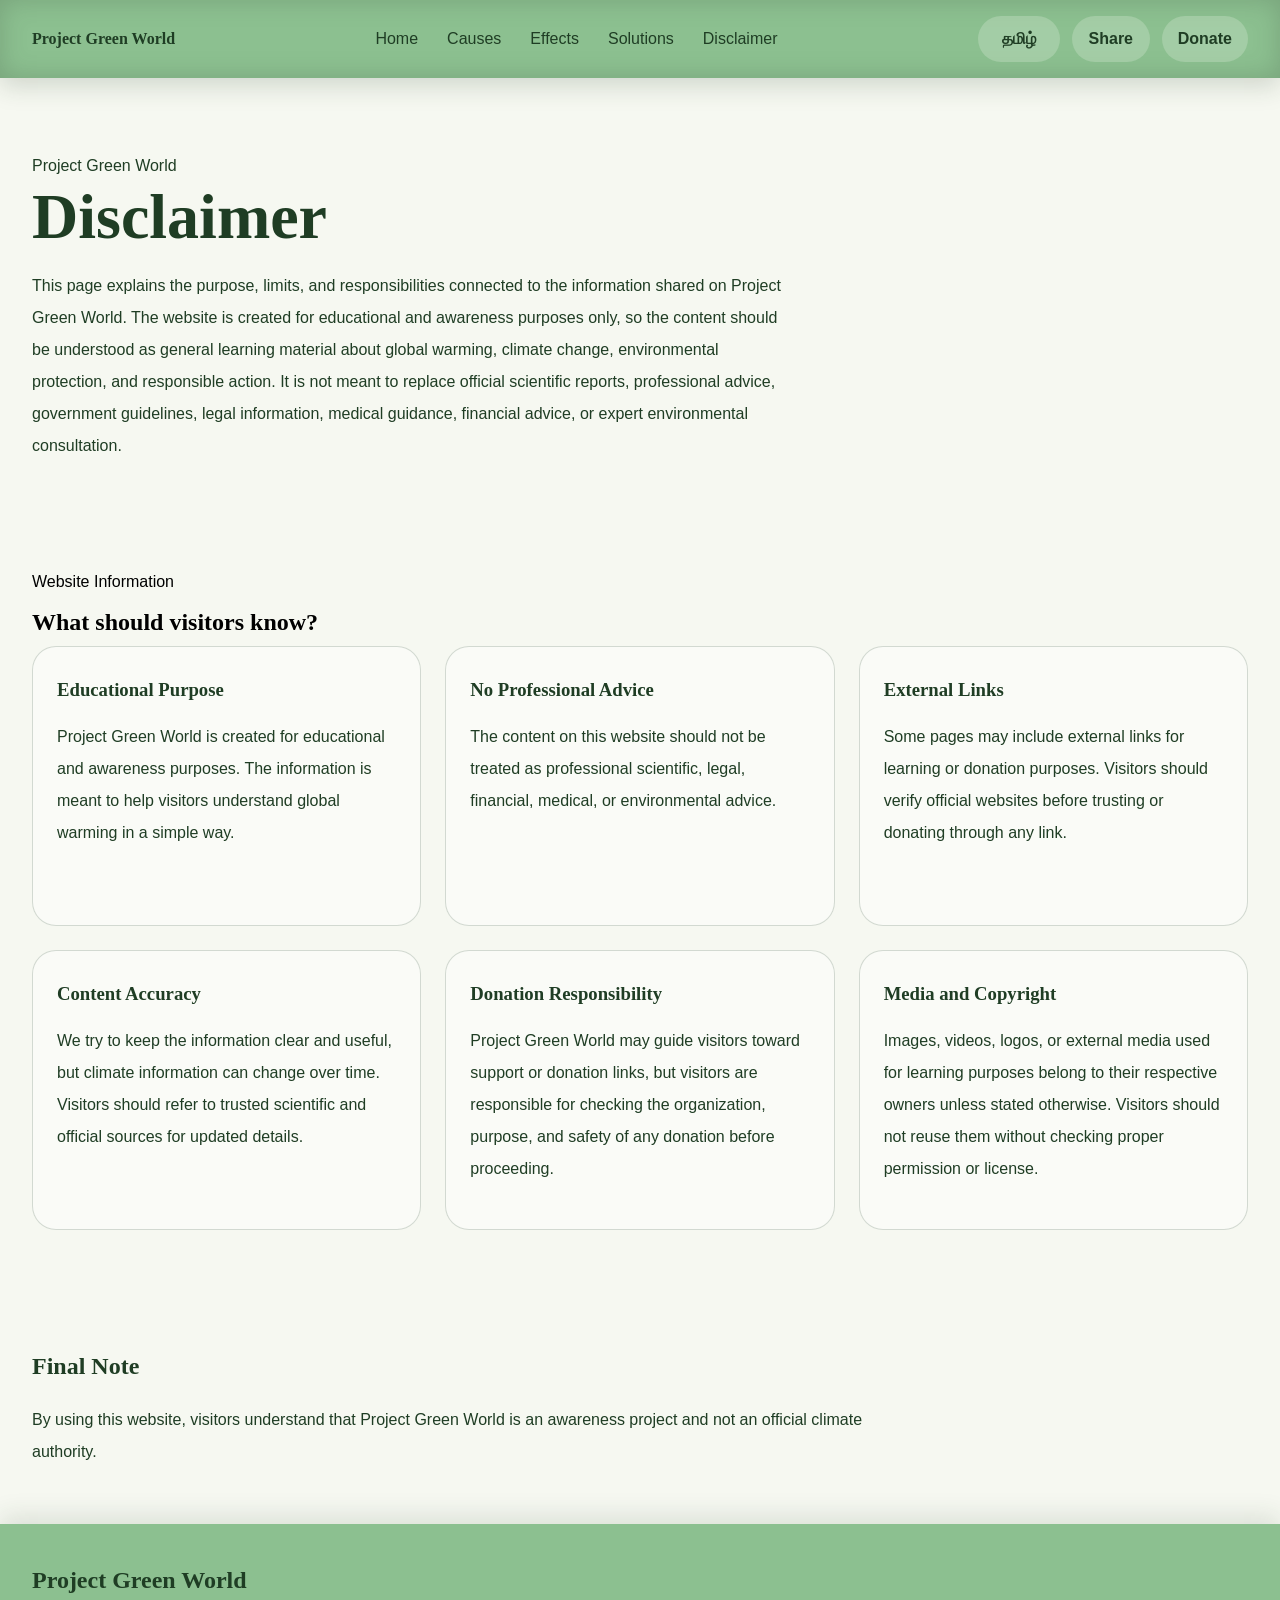
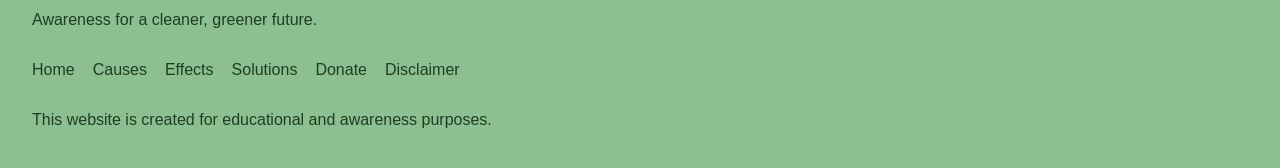
<file: client/disclaimer.html>
<!DOCTYPE html>
<html lang="en">

<head>
    <meta charset="UTF-8">
    <meta name="viewport" content="width=device-width, initial-scale=1.0">
    <title>Disclaimer | Project Green World</title>

    <link rel="stylesheet" href="common.css">
    <link rel="icon" type="image/png" href="images/LeafLogoTemp.png?v=3">
    <link rel="shortcut icon" href="images/LeafLogoTemp.png?v=3">
    <link rel="apple-touch-icon" href="images/LeafLogoTemp.png?v=3">
</head>

<body>

    <header class="site-header">
        <nav class="navbar" aria-label="Main navigation">

            <a href="index.html" class="logo" data-en="Project Green World" data-ta="ப்ராஜெக்ட் கிரீன் வேர்ல்ட்">
                Project Green World
            </a>

            <ul class="nav-links">
                <li><a href="index.html" data-en="Home" data-ta="முகப்பு" class="active-link">Home</a></li>
                <li><a href="causes.html" data-en="Causes" data-ta="காரணங்கள்" class="active-link">Causes</a></li>
                <li><a href="effects.html" data-en="Effects" data-ta="விளைவுகள்" class="active-link">Effects</a></li>
                <li><a href="solutions.html" data-en="Solutions" data-ta="தீர்வுகள்" class="active-link">Solutions</a>
                </li>
                <li><a href="disclaimer.html" data-en="Disclaimer" data-ta="பொறுப்புத் துறப்பு"
                        class="active-link">Disclaimer</a></li>
            </ul>

            <div class="nav-actions">
                <button class="lang-btn" type="button" data-en="தமிழ்" data-ta="English"
                    aria-label="Switch language between English and Tamil">
                    தமிழ்
                </button>

                <button class="share-btn" type="button" data-en="Share" data-ta="பகிர்" aria-label="Share this page">
                    Share
                </button>

                <a href="donate.html" class="donate-btn" data-en="Donate" data-ta="நன்கொடை"
                    class="donate-btn active-link">
                    Donate
                </a>
            </div>

        </nav>
    </header>

    <main>

        <section class="page-hero" aria-labelledby="disclaimer-title">
            <p class="section-label" data-en="Project Green World" data-ta="ப்ராஜெக்ட் கிரீன் வேர்ல்ட்">
                Project Green World
            </p>

            <h1 id="disclaimer-title" data-en="Disclaimer" data-ta="பொறுப்புத் துறப்பு">
                Disclaimer
            </h1>

            <p data-en="This page explains the purpose, limits, and responsibilities connected to the information shared on Project Green World. The website is created for educational and awareness purposes only, so the content should be understood as general learning material about global warming, climate change, environmental protection, and responsible action. It is not meant to replace official scientific reports, professional advice, government guidelines, legal information, medical guidance, financial advice, or expert environmental consultation."
                data-ta="ப்ராஜெக்ட் கிரீன் வேர்ல்ட் இணையதளத்தில் பகிரப்படும் தகவல்களின் நோக்கம், வரம்புகள் மற்றும் பொறுப்புகளை இந்தப் பக்கம் விளக்குகிறது. இந்த இணையதளம் கல்வி மற்றும் விழிப்புணர்வு நோக்கங்களுக்காக மட்டுமே உருவாக்கப்பட்டுள்ளது. எனவே இங்கு உள்ள தகவல்கள் உலக வெப்பமயமாதல், காலநிலை மாற்றம், சுற்றுச்சூழல் பாதுகாப்பு மற்றும் பொறுப்பான செயல்பாடு பற்றிய பொதுக் கற்றல் தகவல்களாகவே புரிந்துகொள்ளப்பட வேண்டும். இது அதிகாரப்பூர்வ அறிவியல் அறிக்கைகள், தொழில்முறை ஆலோசனை, அரசு வழிகாட்டுதல்கள், சட்ட தகவல், மருத்துவ வழிகாட்டுதல், நிதி ஆலோசனை அல்லது நிபுணர் சுற்றுச்சூழல் ஆலோசனையை மாற்றுவதற்காக அல்ல.">
                This page explains the purpose, limits, and responsibilities connected to the information shared on
                Project Green World. The website is created for educational and awareness purposes only, so the content
                should be understood as general learning material about global warming, climate change, environmental
                protection, and responsible action. It is not meant to replace official scientific reports, professional
                advice, government guidelines, legal information, medical guidance, financial advice, or expert
                environmental consultation.
            </p>
        </section>

        <section class="content-section" aria-labelledby="disclaimer-info-title">
            <div class="section-heading">
                <p class="section-label" data-en="Website Information" data-ta="இணையதளத் தகவல்">
                    Website Information
                </p>

                <h2 id="disclaimer-info-title" data-en="What should visitors know?"
                    data-ta="பார்வையாளர்கள் என்ன தெரிந்திருக்க வேண்டும்?">
                    What should visitors know?
                </h2>
            </div>

            <div class="topic-list">

                <article class="topic-card">
                    <h3 data-en="Educational Purpose" data-ta="கல்வி நோக்கம்">
                        Educational Purpose
                    </h3>

                    <p data-en="Project Green World is created for educational and awareness purposes. The information is meant to help visitors understand global warming in a simple way."
                        data-ta="ப்ராஜெக்ட் கிரீன் வேர்ல்ட் கல்வி மற்றும் விழிப்புணர்வு நோக்கத்திற்காக உருவாக்கப்பட்டது. உலக வெப்பமயமாதலை எளிய முறையில் புரிந்துகொள்ள பார்வையாளர்களுக்கு உதவுவதே இதன் நோக்கம்.">
                        Project Green World is created for educational and awareness purposes. The information is meant
                        to help visitors understand global warming in a simple way.
                    </p>
                </article>

                <article class="topic-card">
                    <h3 data-en="No Professional Advice" data-ta="தொழில்முறை ஆலோசனை அல்ல">
                        No Professional Advice
                    </h3>

                    <p data-en="The content on this website should not be treated as professional scientific, legal, financial, medical, or environmental advice."
                        data-ta="இந்த இணையதளத்தின் உள்ளடக்கம் தொழில்முறை அறிவியல், சட்ட, நிதி, மருத்துவ அல்லது சுற்றுச்சூழல் ஆலோசனையாக கருதப்படக்கூடாது.">
                        The content on this website should not be treated as professional scientific, legal, financial,
                        medical, or environmental advice.
                    </p>
                </article>

                <article class="topic-card">
                    <h3 data-en="External Links" data-ta="வெளிப்புற இணைப்புகள்">
                        External Links
                    </h3>

                    <p data-en="Some pages may include external links for learning or donation purposes. Visitors should verify official websites before trusting or donating through any link."
                        data-ta="சில பக்கங்களில் கற்றல் அல்லது நன்கொடை நோக்கத்திற்கான வெளிப்புற இணைப்புகள் இருக்கலாம். எந்த இணைப்பையும் நம்புவதற்கு முன் அல்லது நன்கொடை அளிப்பதற்கு முன் அதிகாரப்பூர்வ இணையதளங்களை பார்வையாளர்கள் சரிபார்க்க வேண்டும்.">
                        Some pages may include external links for learning or donation purposes. Visitors should verify
                        official websites before trusting or donating through any link.
                    </p>
                </article>

                <article class="topic-card">
                    <h3 data-en="Content Accuracy" data-ta="உள்ளடக்கத்தின் துல்லியம்">
                        Content Accuracy
                    </h3>

                    <p data-en="We try to keep the information clear and useful, but climate information can change over time. Visitors should refer to trusted scientific and official sources for updated details."
                        data-ta="தகவலை தெளிவாகவும் பயனுள்ளதாகவும் வைத்திருக்க முயல்கிறோம். ஆனால் காலநிலை தொடர்பான தகவல்கள் காலத்துடன் மாறலாம். புதுப்பிக்கப்பட்ட விவரங்களுக்கு நம்பகமான அறிவியல் மற்றும் அதிகாரப்பூர்வ ஆதாரங்களை பார்வையாளர்கள் பார்க்க வேண்டும்.">
                        We try to keep the information clear and useful, but climate information can change over time.
                        Visitors should refer to trusted scientific and official sources for updated details.
                    </p>
                </article>

                <article class="topic-card">
                    <h3 data-en="Donation Responsibility" data-ta="நன்கொடை பொறுப்பு">
                        Donation Responsibility
                    </h3>

                    <p data-en="Project Green World may guide visitors toward support or donation links, but visitors are responsible for checking the organization, purpose, and safety of any donation before proceeding."
                        data-ta="ப்ராஜெக்ட் கிரீன் வேர்ல்ட் ஆதரவு அல்லது நன்கொடை இணைப்புகளுக்கு பார்வையாளர்களை வழிநடத்தலாம். ஆனால் எந்த நன்கொடையையும் அளிக்கும் முன் அந்த அமைப்பு, நோக்கம் மற்றும் பாதுகாப்பை சரிபார்ப்பது பார்வையாளர்களின் பொறுப்பாகும்.">
                        Project Green World may guide visitors toward support or donation links, but visitors are
                        responsible
                        for checking the organization, purpose, and safety of any donation before proceeding.
                    </p>
                </article>

                <article class="topic-card">
                    <h3 data-en="Media and Copyright" data-ta="ஊடகம் மற்றும் பதிப்புரிமை">
                        Media and Copyright
                    </h3>

                    <p data-en="Images, videos, logos, or external media used for learning purposes belong to their respective owners unless stated otherwise. Visitors should not reuse them without checking proper permission or license."
                        data-ta="கற்றல் நோக்கத்திற்காக பயன்படுத்தப்படும் படங்கள், காணொளிகள், லோகோக்கள் அல்லது வெளிப்புற ஊடகங்கள் வேறுவிதமாக குறிப்பிடப்படாவிட்டால் அவற்றின் உரிமையாளர்களுக்குச் சொந்தமானவை. சரியான அனுமதி அல்லது உரிமத்தை சரிபார்க்காமல் பார்வையாளர்கள் அவற்றை மீண்டும் பயன்படுத்தக்கூடாது.">
                        Images, videos, logos, or external media used for learning purposes belong to their respective
                        owners
                        unless stated otherwise. Visitors should not reuse them without checking proper permission or
                        license.
                    </p>
                </article>

            </div>
        </section>

        <section class="conclusion-section" aria-labelledby="disclaimer-final-title">
            <h2 id="disclaimer-final-title" data-en="Final Note" data-ta="இறுதி குறிப்பு">
                Final Note
            </h2>

            <p data-en="By using this website, visitors understand that Project Green World is an awareness project and not an official climate authority."
                data-ta="இந்த இணையதளத்தை பயன்படுத்துவதன் மூலம், ப்ராஜெக்ட் கிரீன் வேர்ல்ட் ஒரு விழிப்புணர்வு திட்டம் மட்டுமே; அதிகாரப்பூர்வ காலநிலை அமைப்பு அல்ல என்பதை பார்வையாளர்கள் புரிந்துகொள்கிறார்கள்.">
                By using this website, visitors understand that Project Green World is an awareness project and not an
                official climate authority.
            </p>
        </section>

    </main>

    <footer class="site-footer">
        <div class="footer-content">

            <div class="footer-brand">
                <h2 data-en="Project Green World" data-ta="ப்ராஜெக்ட் கிரீன் வேர்ல்ட்">
                    Project Green World
                </h2>

                <p data-en="Awareness for a cleaner, greener future."
                    data-ta="சுத்தமான, பசுமையான எதிர்காலத்திற்கான விழிப்புணர்வு.">
                    Awareness for a cleaner, greener future.
                </p>
            </div>

            <nav class="footer-links" aria-label="Footer navigation">
                <a href="index.html" data-en="Home" data-ta="முகப்பு">Home</a>
                <a href="causes.html" data-en="Causes" data-ta="காரணங்கள்">Causes</a>
                <a href="effects.html" data-en="Effects" data-ta="விளைவுகள்">Effects</a>
                <a href="solutions.html" data-en="Solutions" data-ta="தீர்வுகள்">Solutions</a>
                <a href="donate.html" data-en="Donate" data-ta="நன்கொடை">Donate</a>
                <a href="disclaimer.html" data-en="Disclaimer" data-ta="பொறுப்புத் துறப்பு">Disclaimer</a>
            </nav>

            <p class="footer-note" data-en="This website is created for educational and awareness purposes."
                data-ta="இந்த இணையதளம் கல்வி மற்றும் விழிப்புணர்வு நோக்கங்களுக்காக உருவாக்கப்பட்டுள்ளது.">
                This website is created for educational and awareness purposes.
            </p>

        </div>
    </footer>

    <script src="main.js"></script>
</body>

</html>
</file>
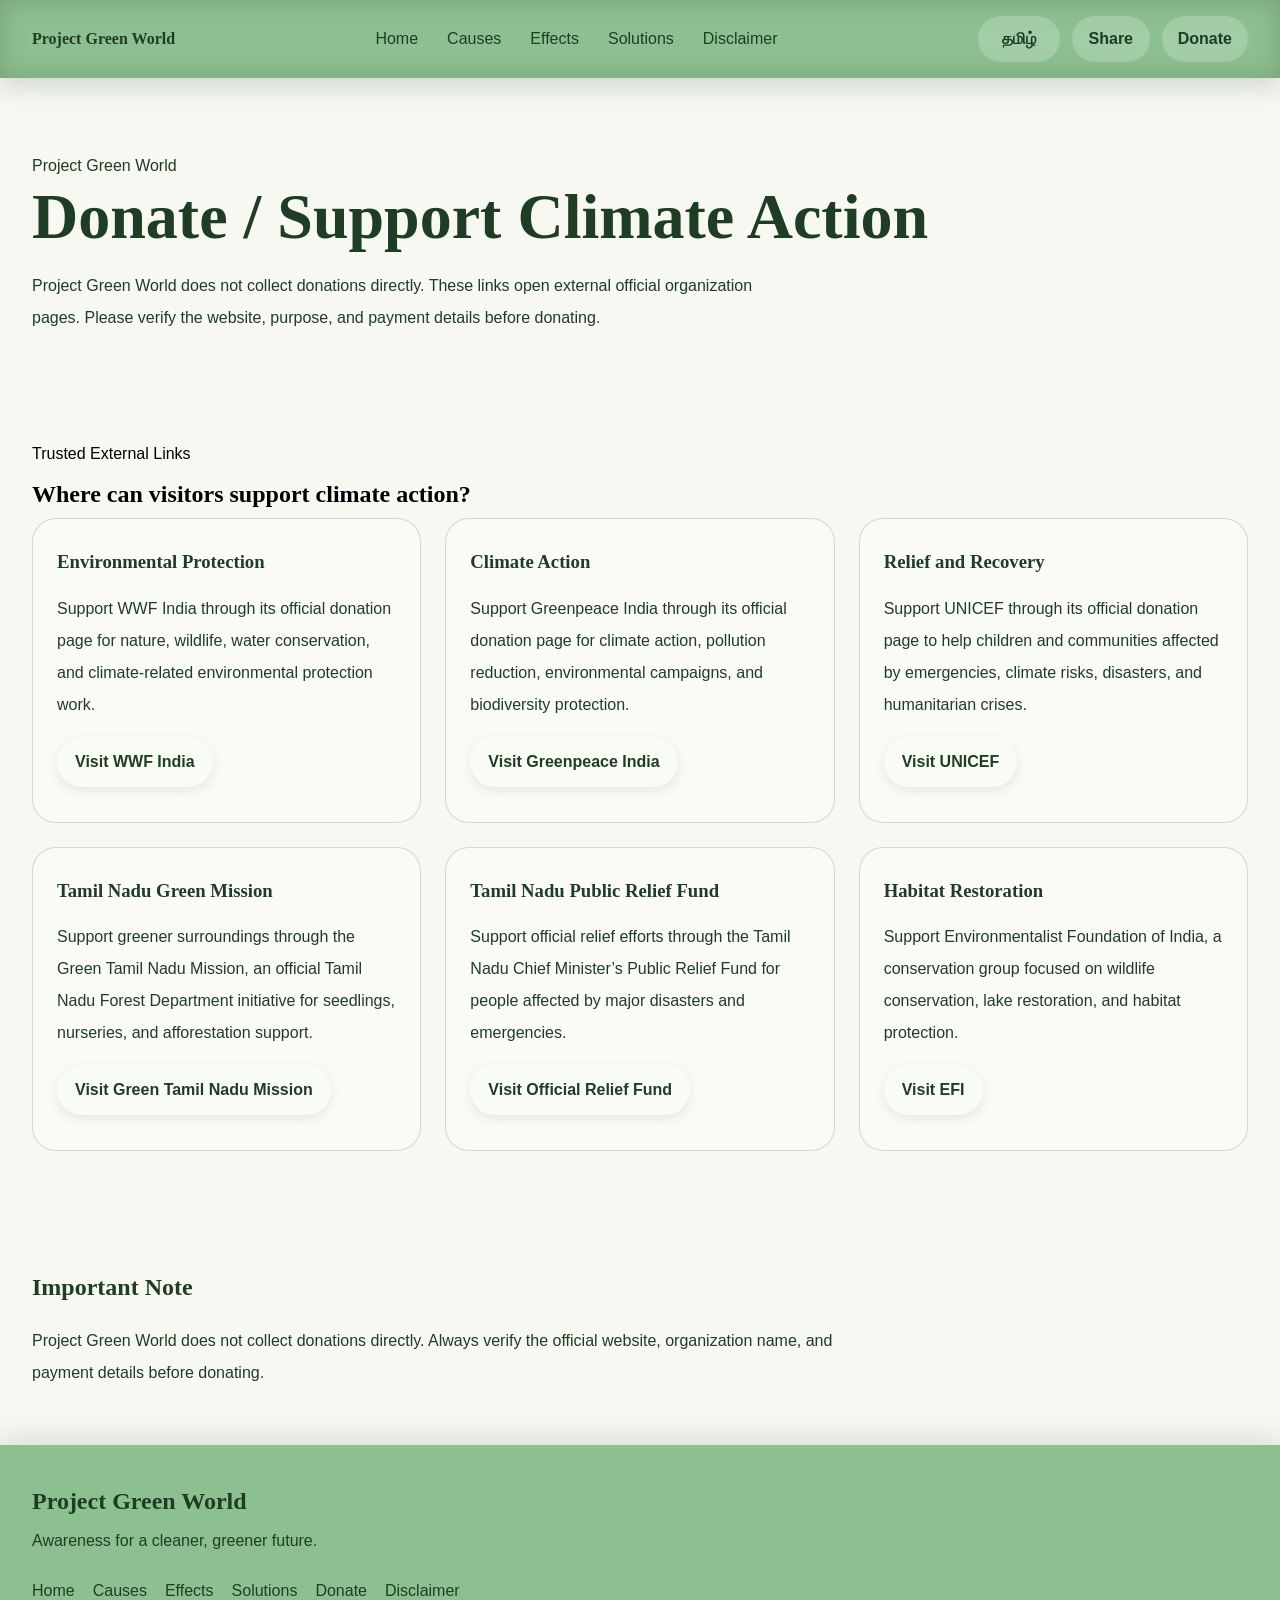
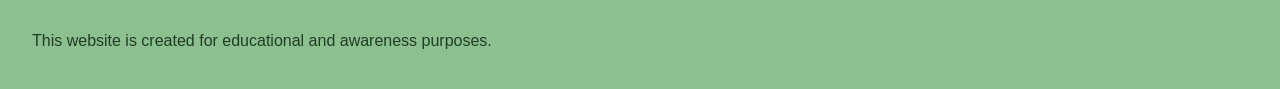
<file: client/donate.html>
<!DOCTYPE html>
<html lang="en">

<head>
    <meta charset="UTF-8">
    <meta name="viewport" content="width=device-width, initial-scale=1.0">
    <title>Donate | Project Green World</title>

    <link rel="stylesheet" href="common.css">
    <link rel="icon" type="image/png" href="images/LeafLogoTemp.png?v=3">
    <link rel="shortcut icon" href="images/LeafLogoTemp.png?v=3">
    <link rel="apple-touch-icon" href="images/LeafLogoTemp.png?v=3">
</head>

<body>

    <header class="site-header">
        <nav class="navbar" aria-label="Main navigation">

            <a href="index.html" class="logo" data-en="Project Green World" data-ta="ப்ராஜெக்ட் கிரீன் வேர்ல்ட்">
                Project Green World
            </a>

            <ul class="nav-links">
                <li><a href="index.html" data-en="Home" data-ta="முகப்பு" class="active-link">Home</a></li>
                <li><a href="causes.html" data-en="Causes" data-ta="காரணங்கள்" class="active-link">Causes</a></li>
                <li><a href="effects.html" data-en="Effects" data-ta="விளைவுகள்" class="active-link">Effects</a></li>
                <li><a href="solutions.html" data-en="Solutions" data-ta="தீர்வுகள்" class="active-link">Solutions</a>
                </li>
                <li><a href="disclaimer.html" data-en="Disclaimer" data-ta="பொறுப்புத் துறப்பு"
                        class="active-link">Disclaimer</a></li>
            </ul>

            <div class="nav-actions">
                <button class="lang-btn" type="button" data-en="தமிழ்" data-ta="English"
                    aria-label="Switch language between English and Tamil">
                    தமிழ்
                </button>

                <button class="share-btn" type="button" data-en="Share" data-ta="பகிர்" aria-label="Share this page">
                    Share
                </button>

                <a href="donate.html" class="donate-btn" data-en="Donate" data-ta="நன்கொடை"
                    class="donate-btn active-link">
                    Donate
                </a>
            </div>

        </nav>
    </header>

    <main>

        <section class="page-hero" aria-labelledby="donate-title">
            <p class="section-label" data-en="Project Green World" data-ta="ப்ராஜெக்ட் கிரீன் வேர்ல்ட்">
                Project Green World
            </p>

            <h1 id="donate-title" data-en="Donate / Support Climate Action"
                data-ta="நன்கொடை / காலநிலை நடவடிக்கைக்கு ஆதரவு">
                Donate / Support Climate Action
            </h1>

            <p data-en="Project Green World does not collect donations directly. These links open external official organization pages. Please verify the website, purpose, and payment details before donating."
                data-ta="ப்ராஜெக்ட் கிரீன் வேர்ல்ட் நேரடியாக நன்கொடைகளை சேகரிப்பதில்லை. இந்த இணைப்புகள் வெளிப்புற அதிகாரப்பூர்வ அமைப்புகளின் பக்கங்களை திறக்கும். நன்கொடை அளிக்கும் முன் இணையதளம், நோக்கம் மற்றும் கட்டண விவரங்களை சரிபார்க்கவும்.">
                Project Green World does not collect donations directly. These links open external official
                organization
                pages. Please verify the website, purpose, and payment details before donating.
            </p>
        </section>

        <section class="content-section" aria-labelledby="donation-links-title">
            <div class="section-heading">
                <p class="section-label" data-en="Trusted External Links" data-ta="நம்பகமான வெளிப்புற இணைப்புகள்">
                    Trusted External Links
                </p>

                <h2 id="donation-links-title" data-en="Where can visitors support climate action?"
                    data-ta="பார்வையாளர்கள் காலநிலை நடவடிக்கைக்கு எங்கு ஆதரிக்கலாம்?">
                    Where can visitors support climate action?
                </h2>
            </div>

            <div class="topic-list">

                <article class="topic-card">
                    <h3 data-en="Environmental Protection" data-ta="சுற்றுச்சூழல் பாதுகாப்பு">
                        Environmental Protection
                    </h3>

                    <p data-en="Support WWF India through its official donation page for nature, wildlife, water conservation, and climate-related environmental protection work."
                        data-ta="இயற்கை, வனவிலங்கு, நீர் பாதுகாப்பு மற்றும் காலநிலை தொடர்பான சுற்றுச்சூழல் பாதுகாப்பு பணிகளுக்காக WWF India அமைப்பின் அதிகாரப்பூர்வ நன்கொடை பக்கத்தை ஆதரிக்கலாம்.">
                        Support WWF India through its official donation page for nature, wildlife, water conservation,
                        and
                        climate-related environmental protection work.
                    </p>

                    <a href="https://www.wwfindia.org/donate/" target="_blank" rel="noopener noreferrer"
                        data-en="Visit WWF India" data-ta="WWF India-வை பார்க்கவும்">
                        Visit WWF India
                    </a>
                </article>

                <article class="topic-card">
                    <h3 data-en="Climate Action" data-ta="காலநிலை நடவடிக்கை">
                        Climate Action
                    </h3>

                    <p data-en="Support Greenpeace India through its official donation page for climate action, pollution reduction, environmental campaigns, and biodiversity protection."
                        data-ta="காலநிலை நடவடிக்கை, மாசுபாடு குறைப்பு, சுற்றுச்சூழல் பிரச்சாரங்கள் மற்றும் உயிரினப் பல்வகைமையை பாதுகாக்க Greenpeace India அமைப்பின் அதிகாரப்பூர்வ நன்கொடை பக்கத்தை ஆதரிக்கலாம்.">
                        Support Greenpeace India through its official donation page for climate action, pollution
                        reduction,
                        environmental campaigns, and biodiversity protection.
                    </p>

                    <a href="https://www.greenpeace.org/india/en/donation/" target="_blank" rel="noopener noreferrer"
                        data-en="Visit Greenpeace India" data-ta="Greenpeace India-வை பார்க்கவும்">
                        Visit Greenpeace India
                    </a>

                </article>

                <article class="topic-card">
                    <h3 data-en="Relief and Recovery" data-ta="நிவாரணம் மற்றும் மீட்பு">
                        Relief and Recovery
                    </h3>

                    <p data-en="Support UNICEF through its official donation page to help children and communities affected by emergencies, climate risks, disasters, and humanitarian crises."
                        data-ta="அவசரநிலைகள், காலநிலை அபாயங்கள், பேரிடர்கள் மற்றும் மனிதாபிமான நெருக்கடிகளால் பாதிக்கப்படும் குழந்தைகள் மற்றும் சமூகங்களுக்கு உதவ UNICEF அமைப்பின் அதிகாரப்பூர்வ நன்கொடை பக்கத்தை ஆதரிக்கலாம்.">
                        Support UNICEF through its official donation page to help children and communities affected by
                        emergencies, climate risks, disasters, and humanitarian crises.
                    </p>

                    <a href="https://help.unicef.org/en/donate" target="_blank" rel="noopener noreferrer"
                        data-en="Visit UNICEF" data-ta="UNICEF-ஐ பார்க்கவும்">
                        Visit UNICEF
                    </a>
                </article>
                <article class="topic-card">
                    <h3 data-en="Tamil Nadu Green Mission" data-ta="தமிழ்நாடு பசுமை இயக்கம்">
                        Tamil Nadu Green Mission
                    </h3>

                    <p data-en="Support greener surroundings through the Green Tamil Nadu Mission, an official Tamil Nadu Forest Department initiative for seedlings, nurseries, and afforestation support."
                        data-ta="மரக்கன்றுகள், நர்சரிகள் மற்றும் காடு வளர்ப்பு ஆதரவுக்கான தமிழ்நாடு வனத்துறையின் அதிகாரப்பூர்வ முயற்சியான Green Tamil Nadu Mission மூலம் பசுமையான சூழலை ஆதரிக்கலாம்.">
                        Support greener surroundings through the Green Tamil Nadu Mission, an official Tamil Nadu Forest
                        Department initiative for seedlings, nurseries, and afforestation support.
                    </p>

                    <a href="https://www.greentnmission.com/" target="_blank" rel="noopener noreferrer"
                        data-en="Visit Green Tamil Nadu Mission" data-ta="Green Tamil Nadu Mission-ஐ பார்க்கவும்">
                        Visit Green Tamil Nadu Mission
                    </a>
                </article>

                <article class="topic-card">
                    <h3 data-en="Tamil Nadu Public Relief Fund" data-ta="தமிழ்நாடு முதலமைச்சர் பொது நிவாரண நிதி">
                        Tamil Nadu Public Relief Fund
                    </h3>

                    <p data-en="Support official relief efforts through the Tamil Nadu Chief Minister’s Public Relief Fund for people affected by major disasters and emergencies."
                        data-ta="பெரிய பேரிடர்கள் மற்றும் அவசரநிலைகளால் பாதிக்கப்படும் மக்களுக்கு உதவ தமிழ்நாடு முதலமைச்சர் பொது நிவாரண நிதி மூலம் அதிகாரப்பூர்வ நிவாரண முயற்சிகளை ஆதரிக்கலாம்.">
                        Support official relief efforts through the Tamil Nadu Chief Minister’s Public Relief Fund for
                        people
                        affected by major disasters and emergencies.
                    </p>

                    <a href="https://ereceipt.tn.gov.in/" target="_blank" rel="noopener noreferrer"
                        data-en="Visit Official Relief Fund" data-ta="அதிகாரப்பூர்வ நிவாரண நிதியை பார்க்கவும்">
                        Visit Official Relief Fund
                    </a>
                </article>

                <article class="topic-card">
                    <h3 data-en="Habitat Restoration" data-ta="வாழிடம் மீட்பு">
                        Habitat Restoration
                    </h3>

                    <p data-en="Support Environmentalist Foundation of India, a conservation group focused on wildlife conservation, lake restoration, and habitat protection."
                        data-ta="வனவிலங்கு பாதுகாப்பு, ஏரி மீட்பு மற்றும் வாழிடம் பாதுகாப்பில் கவனம் செலுத்தும் Environmentalist Foundation of India அமைப்பை ஆதரிக்கலாம்.">
                        Support Environmentalist Foundation of India, a conservation group focused on wildlife
                        conservation,
                        lake restoration, and habitat protection.
                    </p>

                    <a href="https://indiaenvironment.org/" target="_blank" rel="noopener noreferrer"
                        data-en="Visit EFI" data-ta="EFI-ஐ பார்க்கவும்">
                        Visit EFI
                    </a>
                </article>
            </div>
        </section>

        <section class="conclusion-section" aria-labelledby="donate-note-title">
            <h2 id="donate-note-title" data-en="Important Note" data-ta="முக்கிய குறிப்பு">
                Important Note
            </h2>

            <p data-en="Project Green World does not collect donations directly. Always verify the official website, organization name, and payment details before donating."
                data-ta="ப்ராஜெக்ட் கிரீன் வேர்ல்ட் நேரடியாக நன்கொடைகளை சேகரிக்காது. நன்கொடை அளிக்கும் முன் அதிகாரப்பூர்வ இணையதளம், அமைப்பின் பெயர் மற்றும் கட்டண விவரங்களை எப்போதும் சரிபார்க்கவும்.">
                Project Green World does not collect donations directly. Always verify the official website,
                organization name, and payment details before donating.
            </p>
        </section>

    </main>

    <footer class="site-footer">
        <div class="footer-content">

            <div class="footer-brand">
                <h2 data-en="Project Green World" data-ta="ப்ராஜெக்ட் கிரீன் வேர்ல்ட்">
                    Project Green World
                </h2>

                <p data-en="Awareness for a cleaner, greener future."
                    data-ta="சுத்தமான, பசுமையான எதிர்காலத்திற்கான விழிப்புணர்வு.">
                    Awareness for a cleaner, greener future.
                </p>
            </div>

            <nav class="footer-links" aria-label="Footer navigation">
                <a href="index.html" data-en="Home" data-ta="முகப்பு">Home</a>
                <a href="causes.html" data-en="Causes" data-ta="காரணங்கள்">Causes</a>
                <a href="effects.html" data-en="Effects" data-ta="விளைவுகள்">Effects</a>
                <a href="solutions.html" data-en="Solutions" data-ta="தீர்வுகள்">Solutions</a>
                <a href="donate.html" data-en="Donate" data-ta="நன்கொடை">Donate</a>
                <a href="disclaimer.html" data-en="Disclaimer" data-ta="பொறுப்புத் துறப்பு">Disclaimer</a>
            </nav>

            <p class="footer-note" data-en="This website is created for educational and awareness purposes."
                data-ta="இந்த இணையதளம் கல்வி மற்றும் விழிப்புணர்வு நோக்கங்களுக்காக உருவாக்கப்பட்டுள்ளது.">
                This website is created for educational and awareness purposes.
            </p>

        </div>
    </footer>

    <script src="main.js"></script>
</body>

</html>
</file>
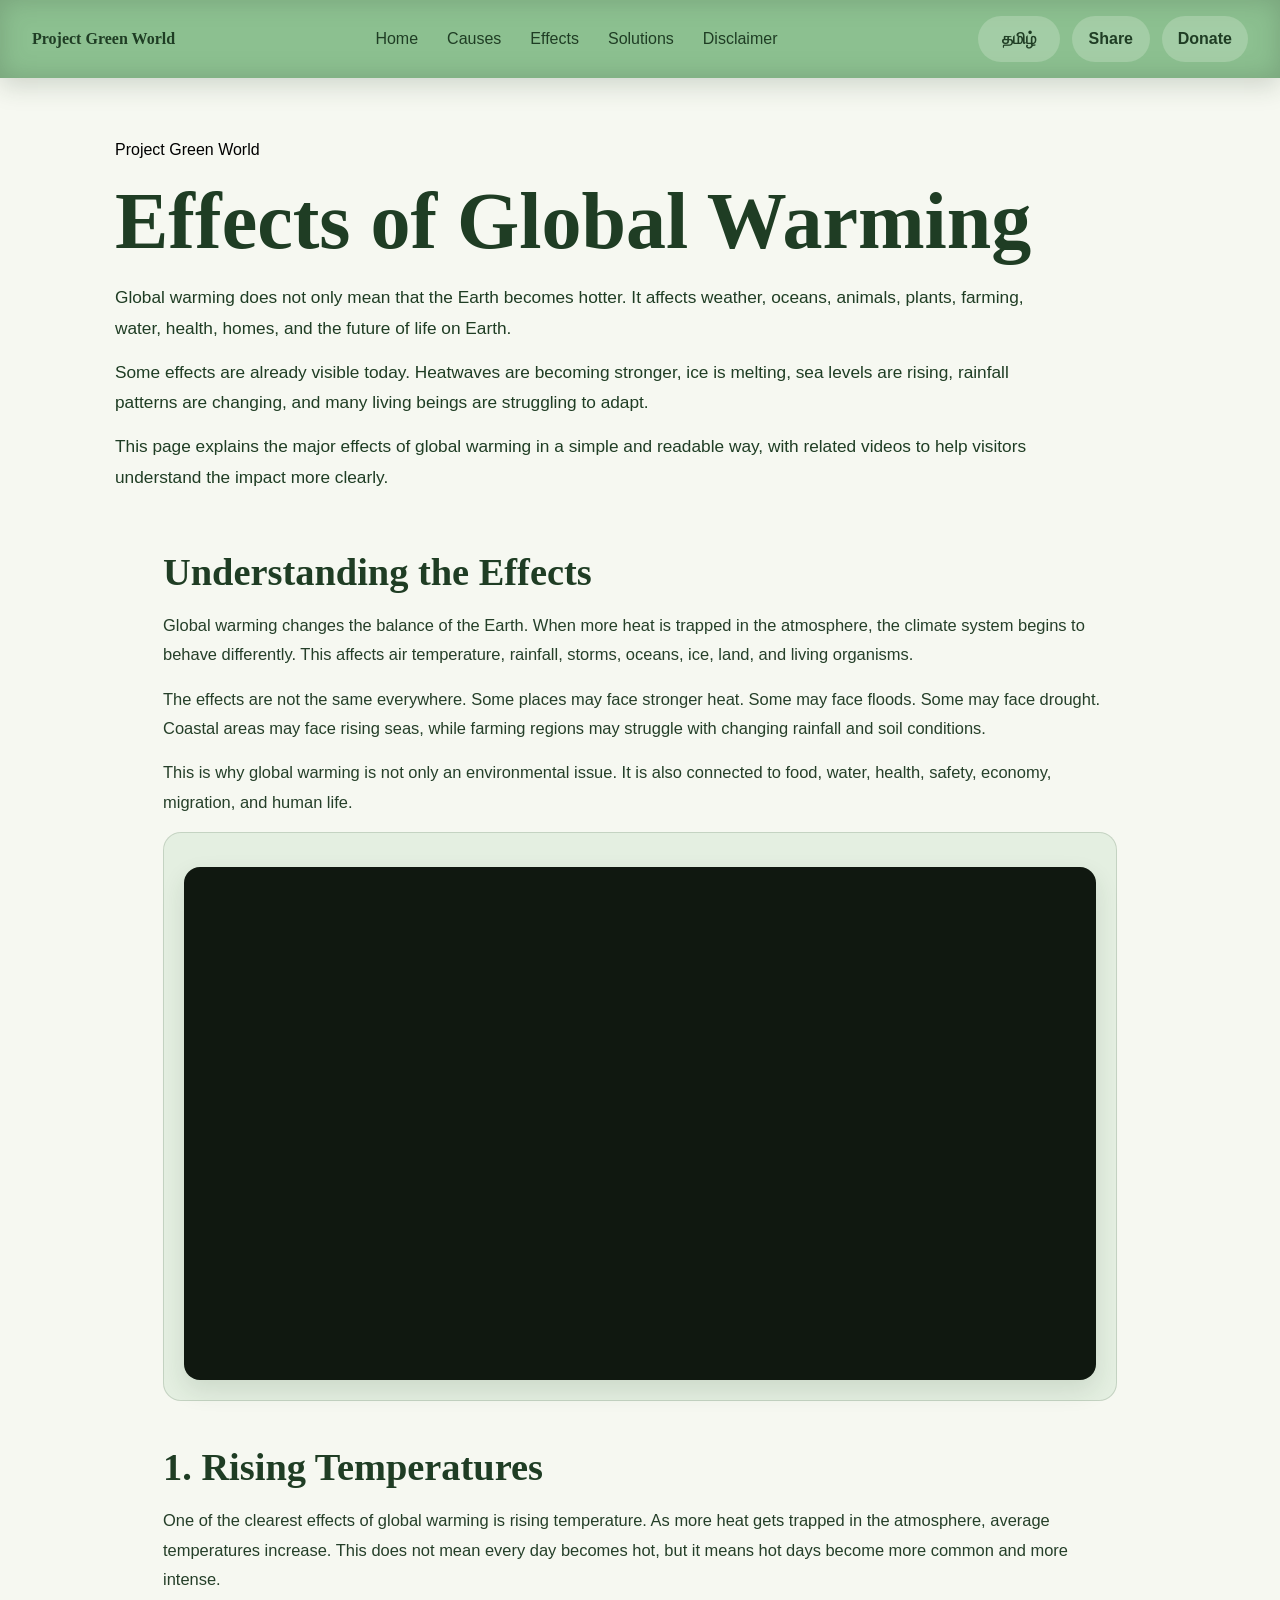
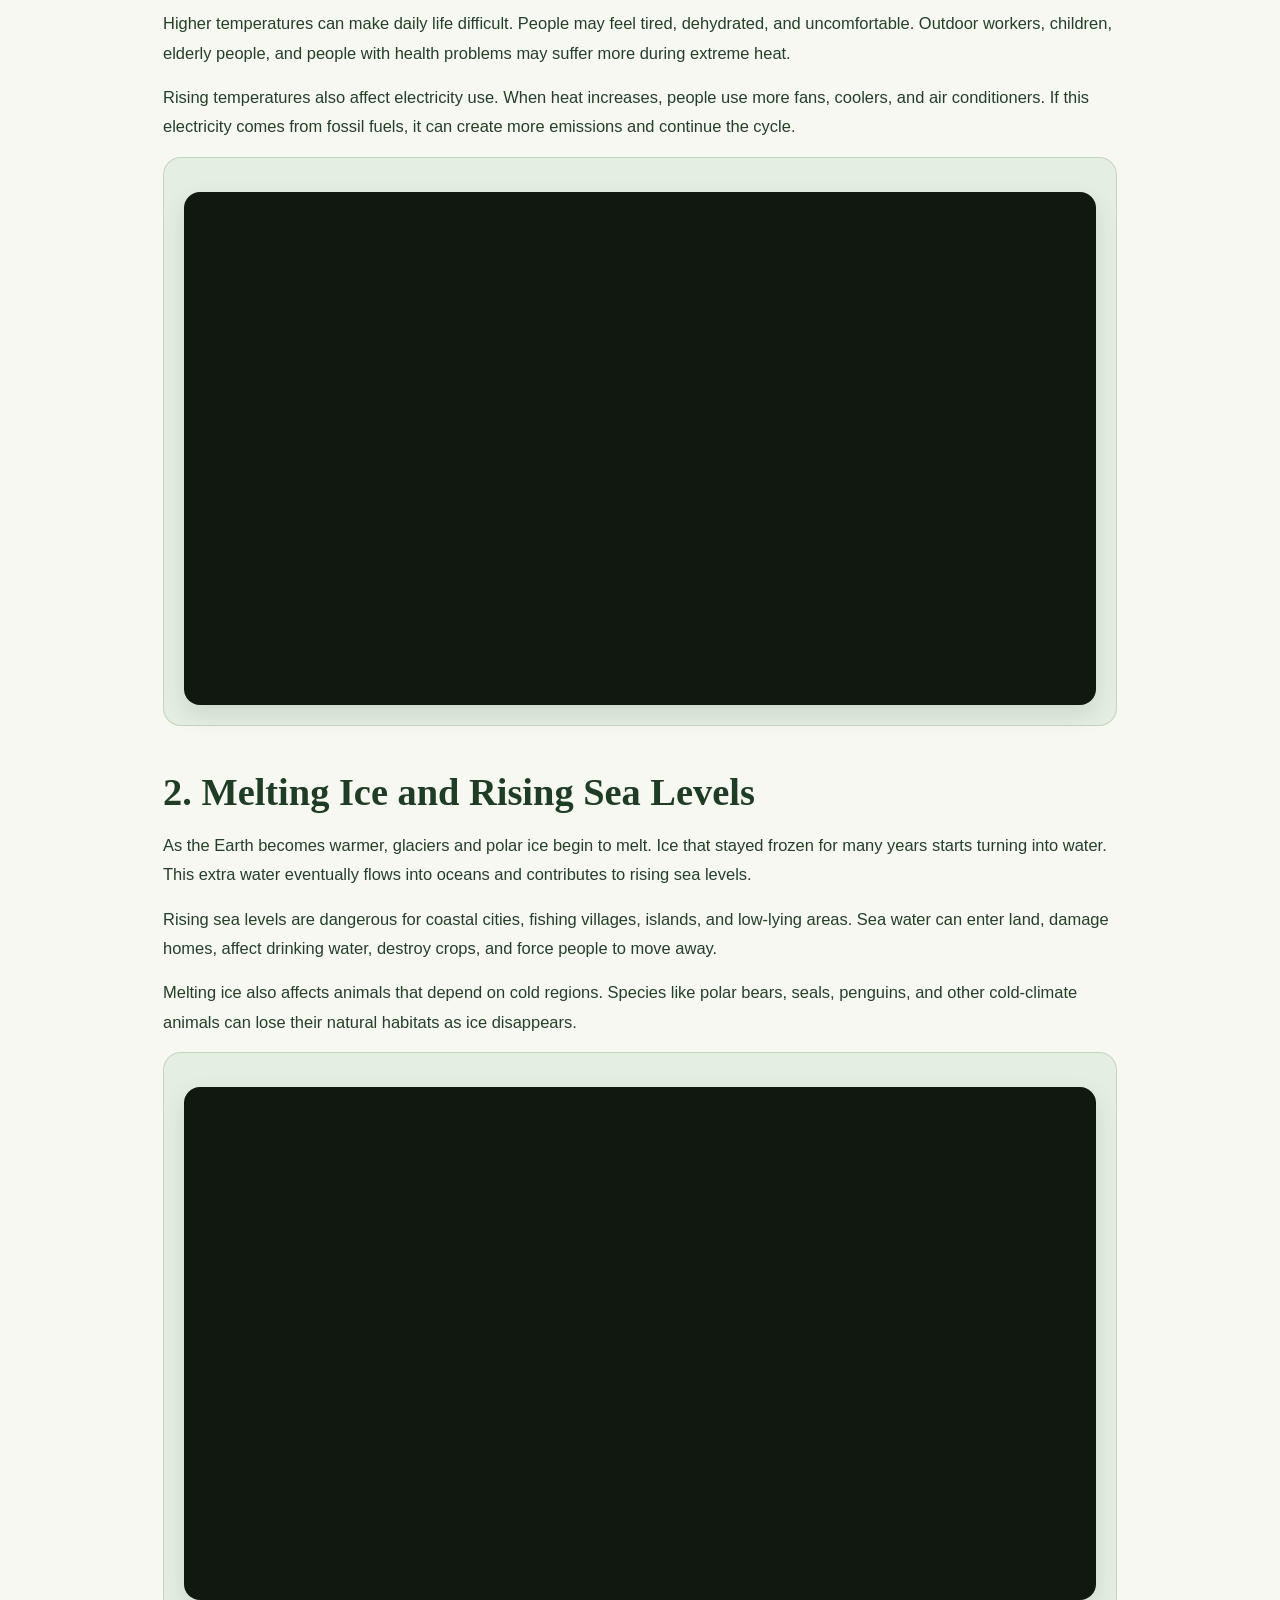
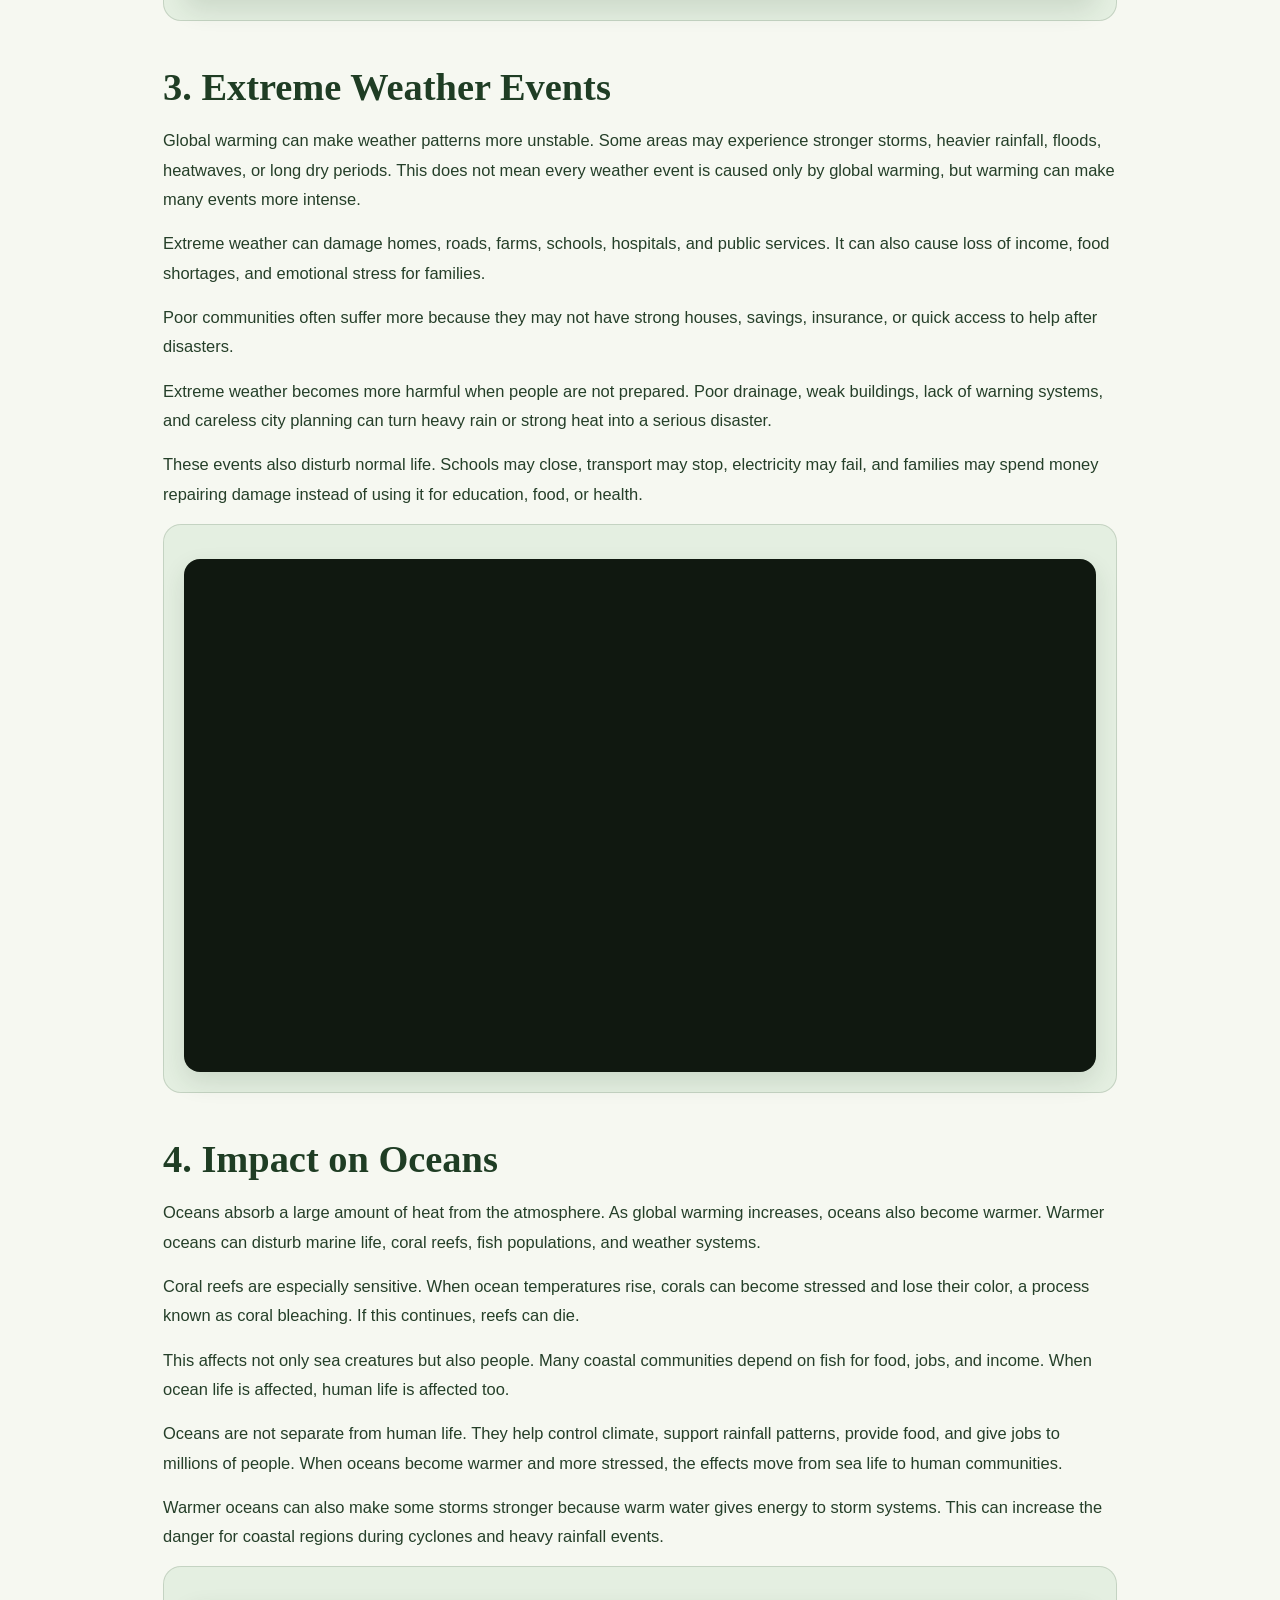
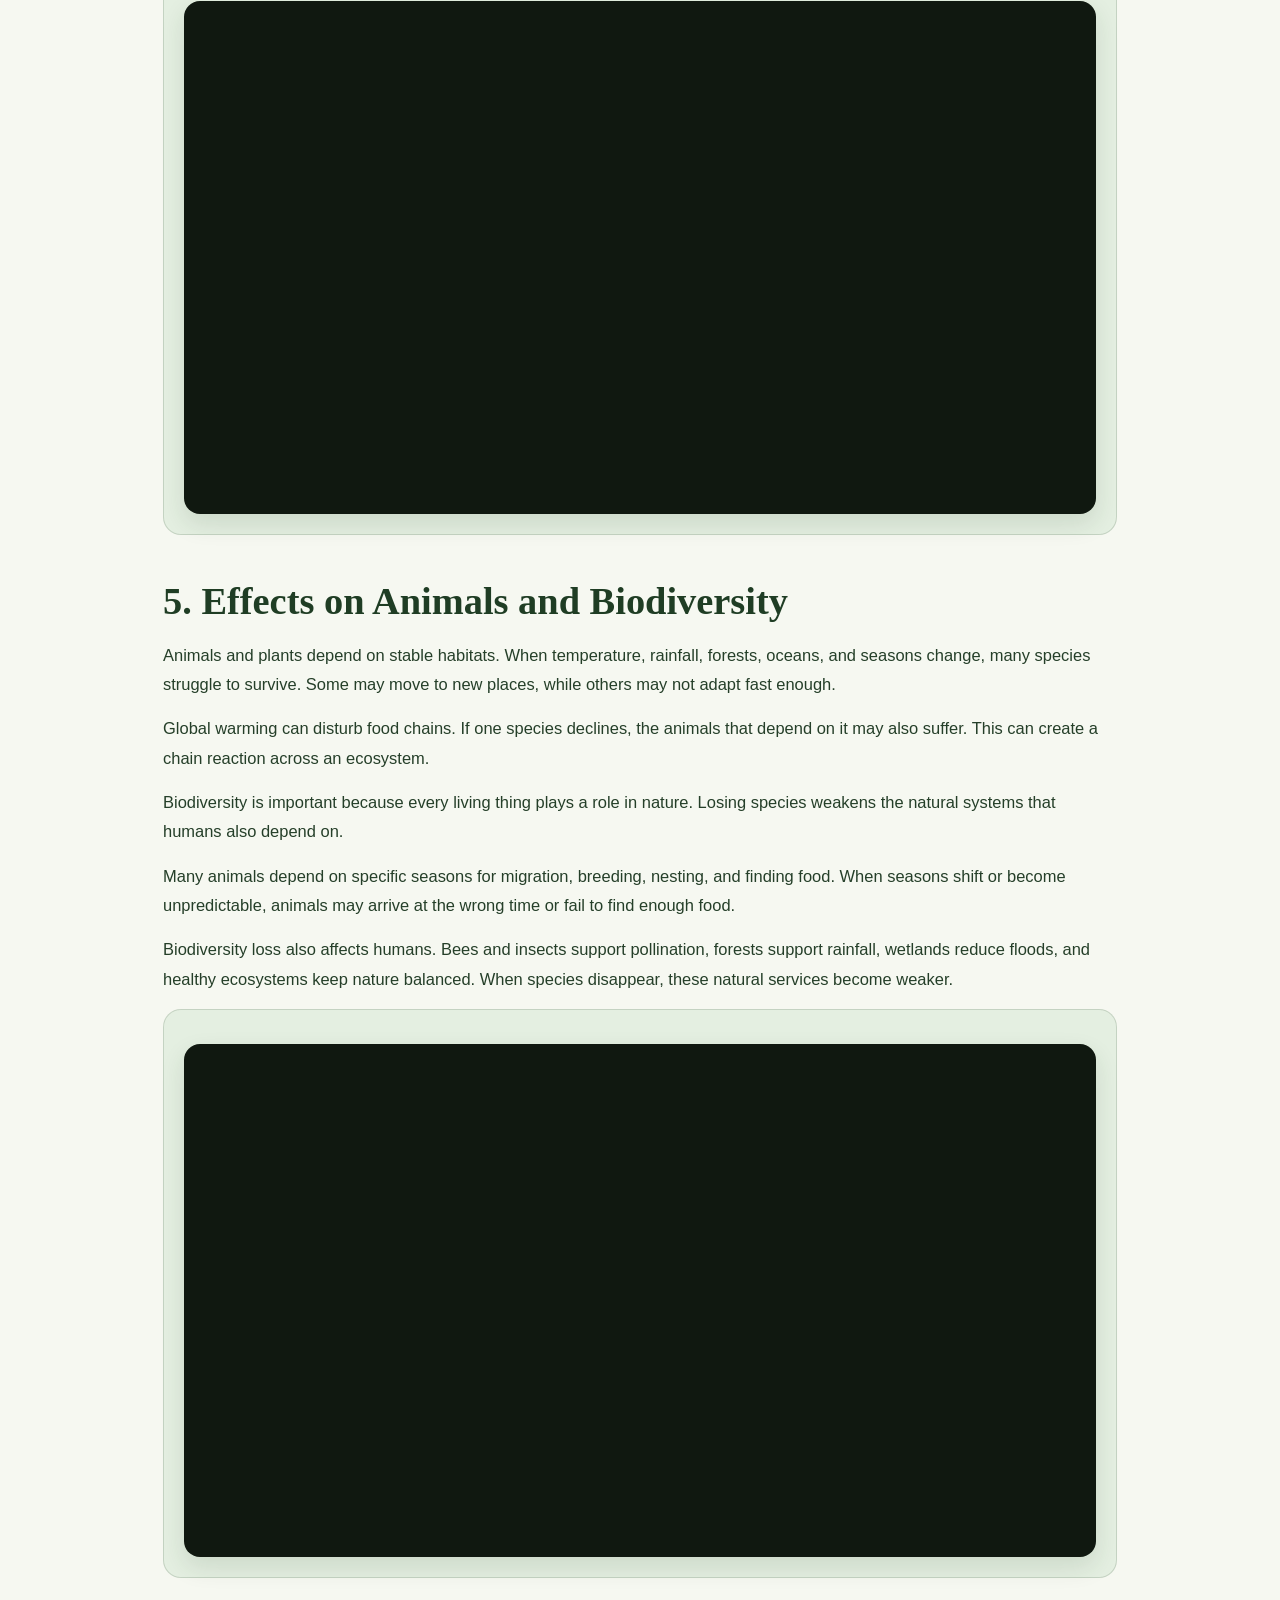
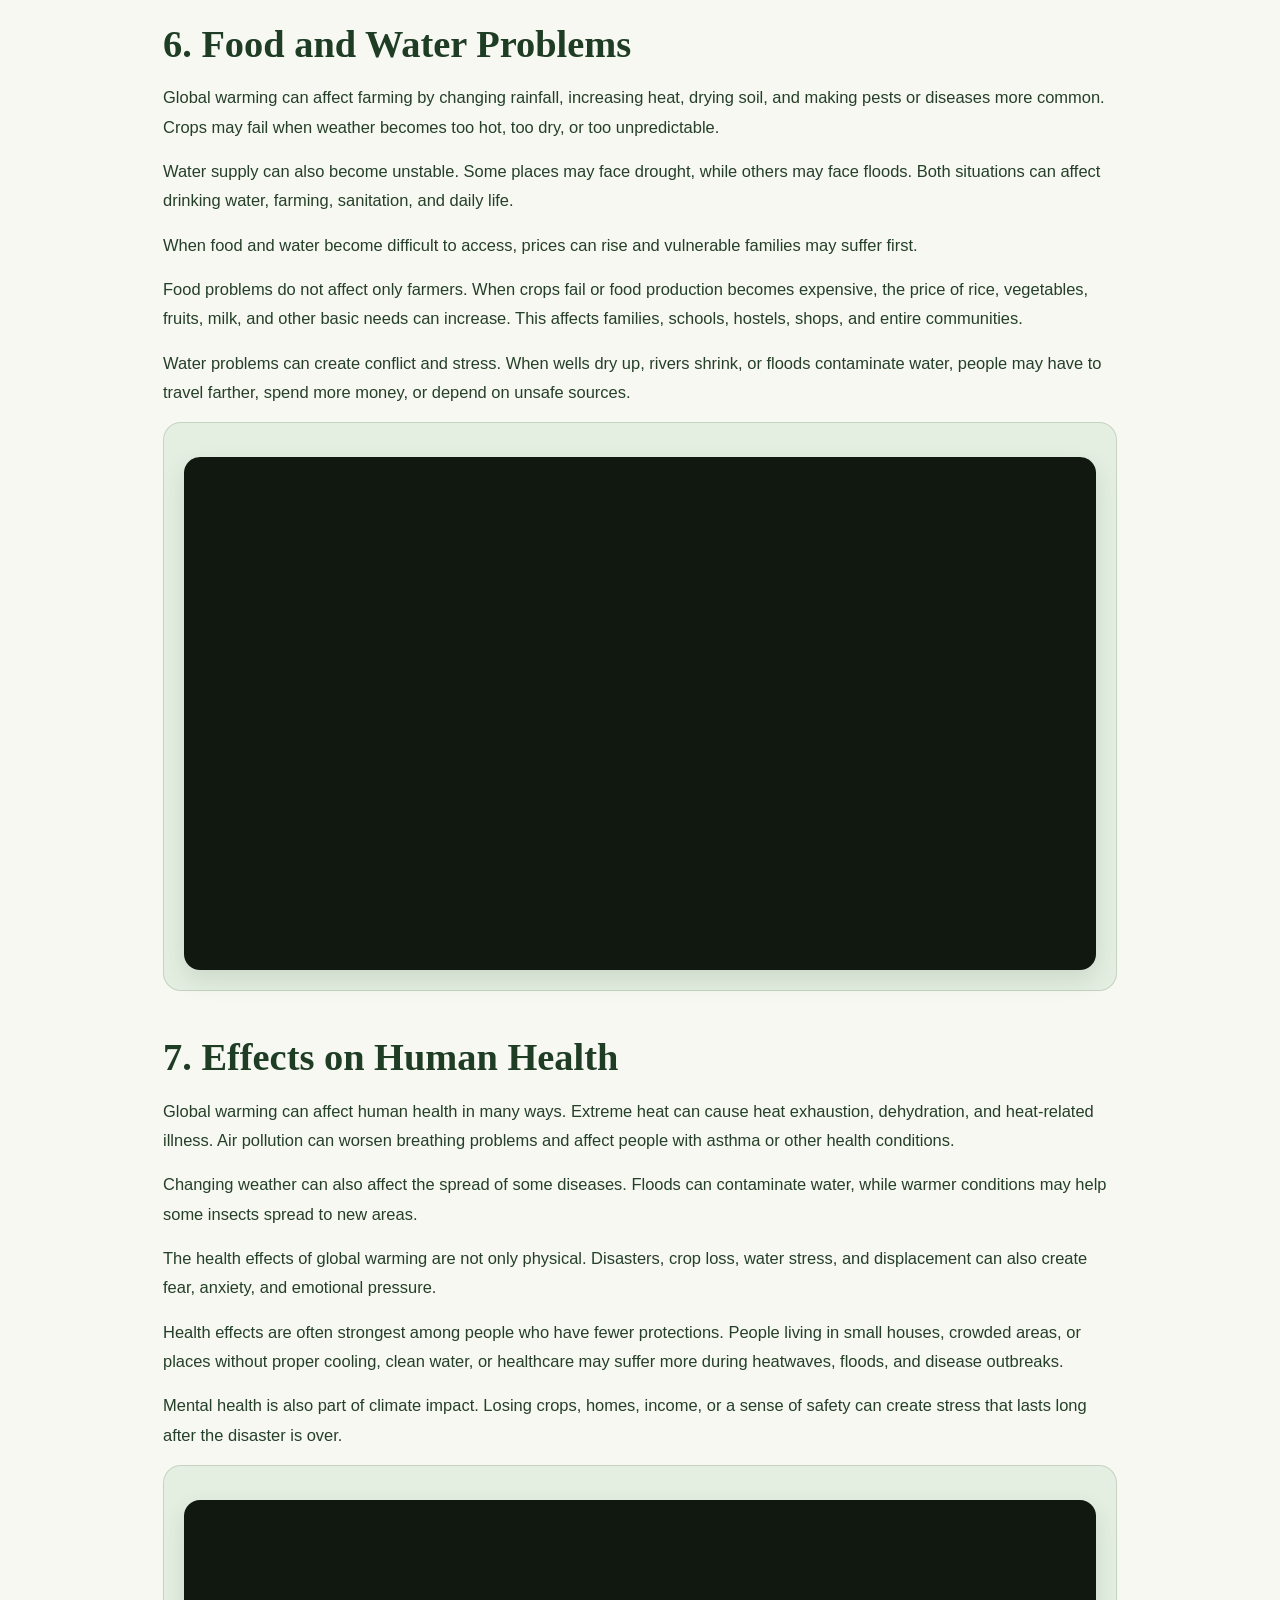
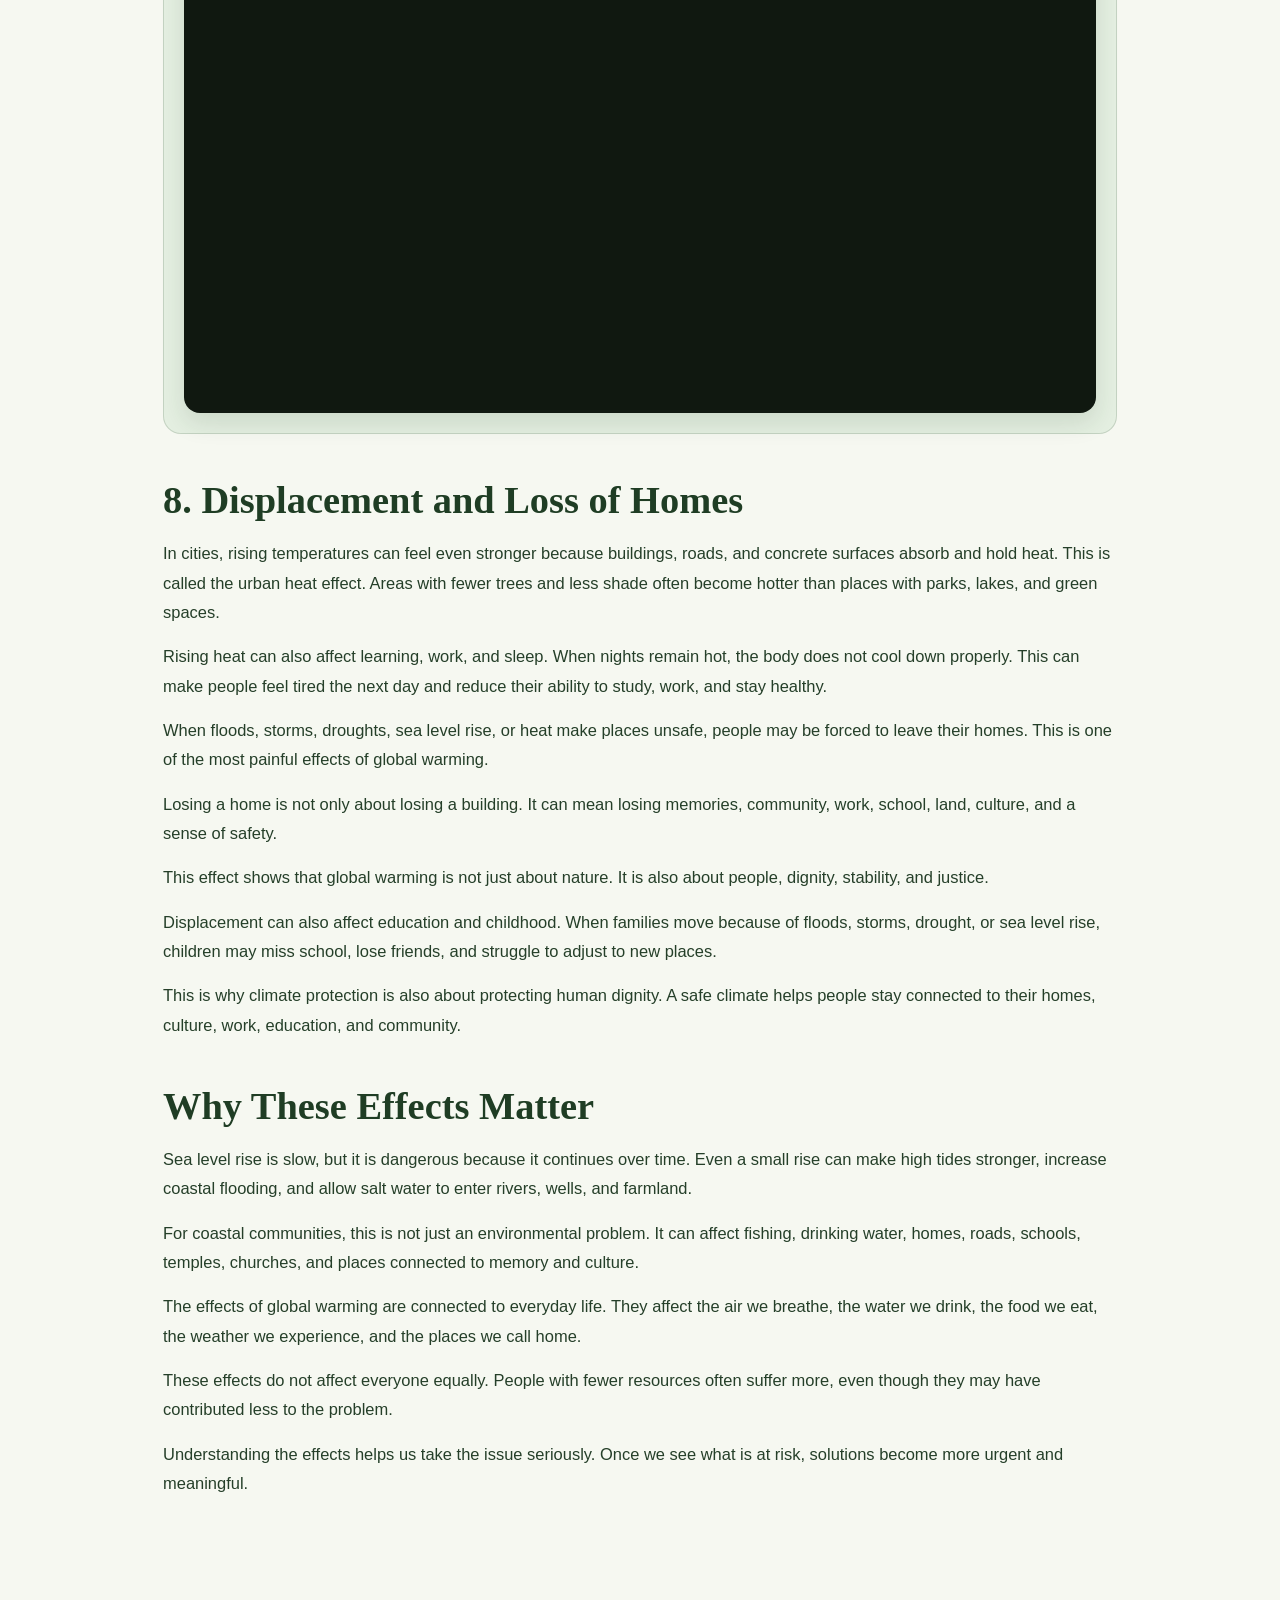
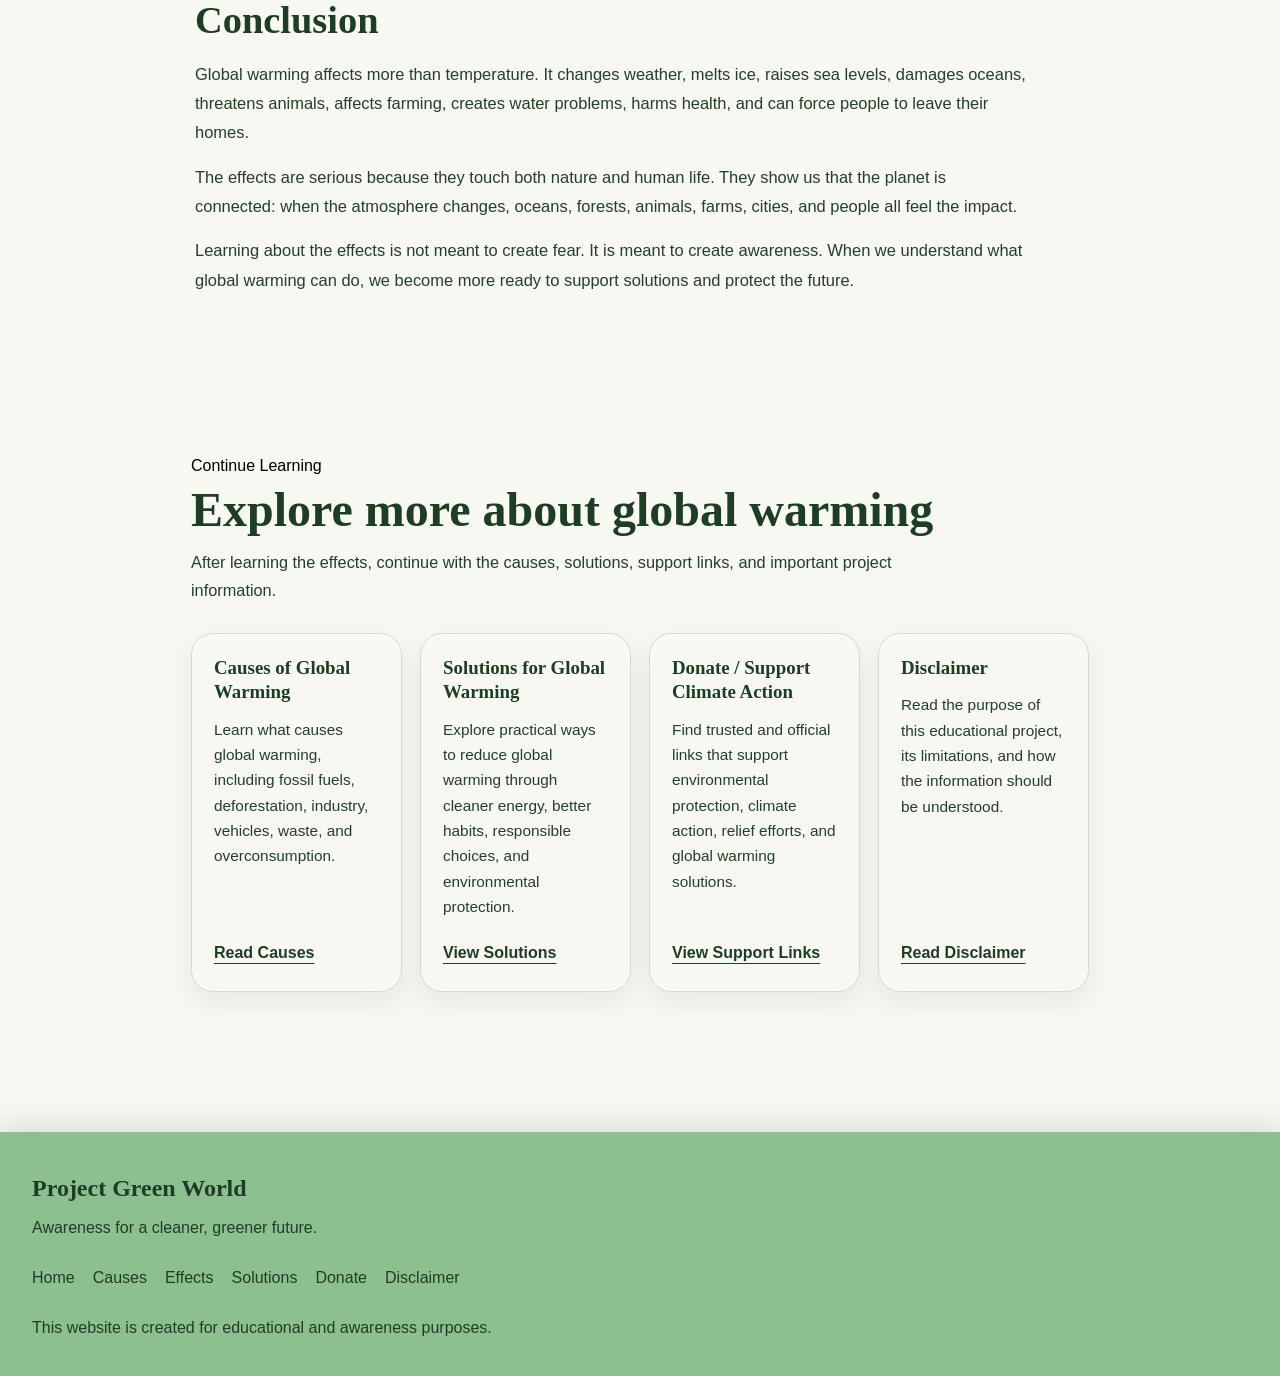
<file: client/effects.html>
<!DOCTYPE html>
<html lang="en">

<head>
    <meta charset="UTF-8">
    <meta name="viewport" content="width=device-width, initial-scale=1.0">
    <title>Effects | Project Green World</title>

    <link rel="stylesheet" href="common.css">
    <link rel="icon" type="image/png" href="images/LeafLogoTemp.png?v=3">
    <link rel="shortcut icon" href="images/LeafLogoTemp.png?v=3">
    <link rel="apple-touch-icon" href="images/LeafLogoTemp.png?v=3">
</head>

<body>

    <header class="site-header">
        <nav class="navbar" aria-label="Main navigation">

            <a href="index.html" class="logo" data-en="Project Green World" data-ta="ப்ராஜெக்ட் கிரீன் வேர்ல்ட்">
                Project Green World
            </a>

            <ul class="nav-links">
                <li><a href="index.html" data-en="Home" data-ta="முகப்பு" class="active-link">Home</a></li>
                <li><a href="causes.html" data-en="Causes" data-ta="காரணங்கள்" class="active-link">Causes</a></li>
                <li><a href="effects.html" data-en="Effects" data-ta="விளைவுகள்" class="active-link">Effects</a></li>
                <li><a href="solutions.html" data-en="Solutions" data-ta="தீர்வுகள்" class="active-link">Solutions</a>
                </li>
                <li><a href="disclaimer.html" data-en="Disclaimer" data-ta="பொறுப்புத் துறப்பு"
                        class="active-link">Disclaimer</a></li>
            </ul>

            <div class="nav-actions">
                <button class="lang-btn" type="button" data-en="தமிழ்" data-ta="English"
                    aria-label="Switch language between English and Tamil">
                    தமிழ்
                </button>

                <button class="share-btn" type="button" data-en="Share" data-ta="பகிர்" aria-label="Share this page">
                    Share
                </button>

                <a href="donate.html" class="donate-btn" data-en="Donate" data-ta="நன்கொடை"
                    class="donate-btn active-link">
                    Donate
                </a>
            </div>

        </nav>
    </header>

    <main>

        <section class="article-hero" aria-labelledby="effects-title">
            <p class="section-label" data-en="Project Green World" data-ta="ப்ராஜெக்ட் கிரீன் வேர்ல்ட்">
                Project Green World
            </p>

            <h1 id="effects-title" data-en="Effects of Global Warming" data-ta="உலக வெப்பமயமாதலின் விளைவுகள்">
                Effects of Global Warming
            </h1>

            <p class="hero-intro"
                data-en="Global warming does not only mean that the Earth becomes hotter. It affects weather, oceans, animals, plants, farming, water, health, homes, and the future of life on Earth."
                data-ta="உலக வெப்பமயமாதல் என்பது பூமி வெப்பமாகிறது என்பதற்காக மட்டும் அல்ல. அது வானிலை, கடல்கள், விலங்குகள், தாவரங்கள், விவசாயம், நீர், உடல்நலம், வீடுகள் மற்றும் பூமியில் வாழ்வின் எதிர்காலத்தை பாதிக்கிறது.">
                Global warming does not only mean that the Earth becomes hotter. It affects weather, oceans,
                animals, plants, farming, water, health, homes, and the future of life on Earth.
            </p>

            <p class="hero-intro"
                data-en="Some effects are already visible today. Heatwaves are becoming stronger, ice is melting, sea levels are rising, rainfall patterns are changing, and many living beings are struggling to adapt."
                data-ta="சில விளைவுகள் ஏற்கனவே இன்று தெளிவாக தெரிகின்றன. வெப்ப அலைகள் கடுமையாகின்றன, பனி உருகுகிறது, கடல் மட்டம் உயர்கிறது, மழை முறை மாறுகிறது, மேலும் பல உயிரினங்கள் தங்களை மாற்றிக் கொள்ள போராடுகின்றன.">
                Some effects are already visible today. Heatwaves are becoming stronger, ice is melting, sea
                levels are rising, rainfall patterns are changing, and many living beings are struggling to adapt.
            </p>

            <p class="hero-intro"
                data-en="This page explains the major effects of global warming in a simple and readable way, with related videos to help visitors understand the impact more clearly."
                data-ta="இந்த பக்கம் உலக வெப்பமயமாதலின் முக்கிய விளைவுகளை எளிமையாகவும் படிக்க வசதியாகவும் விளக்குகிறது. பார்வையாளர்கள் அதன் தாக்கத்தை தெளிவாக புரிந்துகொள்ள தொடர்புடைய காணொளிகளும் சேர்க்கப்பட்டுள்ளன.">
                This page explains the major effects of global warming in a simple and readable way, with related
                videos to help visitors understand the impact more clearly.
            </p>
        </section>

        <article class="article-content">

            <section class="article-section">
                <h2 data-en="Understanding the Effects" data-ta="விளைவுகளை புரிந்துகொள்வோம்">
                    Understanding the Effects
                </h2>

                <p data-en="Global warming changes the balance of the Earth. When more heat is trapped in the atmosphere, the climate system begins to behave differently. This affects air temperature, rainfall, storms, oceans, ice, land, and living organisms."
                    data-ta="உலக வெப்பமயமாதல் பூமியின் சமநிலையை மாற்றுகிறது. வளிமண்டலத்தில் அதிக வெப்பம் சிக்கிக்கொள்ளும் போது, காலநிலை அமைப்பு வேறுபட்ட முறையில் செயல்படத் தொடங்குகிறது. இது காற்றின் வெப்பநிலை, மழை, புயல்கள், கடல்கள், பனி, நிலம் மற்றும் உயிரினங்களை பாதிக்கிறது.">
                    Global warming changes the balance of the Earth. When more heat is trapped in the atmosphere,
                    the climate system begins to behave differently. This affects air temperature, rainfall,
                    storms, oceans, ice, land, and living organisms.
                </p>

                <p data-en="The effects are not the same everywhere. Some places may face stronger heat. Some may face floods. Some may face drought. Coastal areas may face rising seas, while farming regions may struggle with changing rainfall and soil conditions."
                    data-ta="விளைவுகள் எல்லா இடங்களிலும் ஒரே மாதிரியாக இருக்காது. சில இடங்கள் அதிக வெப்பத்தை எதிர்கொள்ளலாம். சில இடங்கள் வெள்ளத்தை எதிர்கொள்ளலாம். சில இடங்கள் வறட்சியை எதிர்கொள்ளலாம். கடற்கரை பகுதிகள் கடல் மட்ட உயர்வை எதிர்கொள்ளலாம்; விவசாய பகுதிகள் மழை முறை மற்றும் மண் நிலை மாற்றங்களால் பாதிக்கப்படலாம்.">
                    The effects are not the same everywhere. Some places may face stronger heat. Some may face
                    floods. Some may face drought. Coastal areas may face rising seas, while farming regions may
                    struggle with changing rainfall and soil conditions.
                </p>

                <p data-en="This is why global warming is not only an environmental issue. It is also connected to food, water, health, safety, economy, migration, and human life."
                    data-ta="இதனால்தான் உலக வெப்பமயமாதல் சுற்றுச்சூழல் பிரச்சினை மட்டுமல்ல. அது உணவு, நீர், உடல்நலம், பாதுகாப்பு, பொருளாதாரம், இடம்பெயர்வு மற்றும் மனித வாழ்க்கையுடனும் தொடர்புடையது.">
                    This is why global warming is not only an environmental issue. It is also connected to food,
                    water, health, safety, economy, migration, and human life.
                </p>

                <div class="video-resource inline-video">
                    <div class="youtube-embed">
                        <iframe width="560" height="315" src="https://www.youtube.com/embed/G4H1N_yXBiA"
                            title="Causes and Effects of Climate Change - National Geographic" frameborder="0"
                            allow="accelerometer; autoplay; clipboard-write; encrypted-media; gyroscope; picture-in-picture; web-share"
                            referrerpolicy="strict-origin-when-cross-origin" allowfullscreen>
                        </iframe>
                    </div>
                </div>
            </section>

            <section class="article-section">
                <h2 data-en="1. Rising Temperatures" data-ta="1. வெப்பநிலை உயர்வு">
                    1. Rising Temperatures
                </h2>

                <p data-en="One of the clearest effects of global warming is rising temperature. As more heat gets trapped in the atmosphere, average temperatures increase. This does not mean every day becomes hot, but it means hot days become more common and more intense."
                    data-ta="உலக வெப்பமயமாதலின் தெளிவான விளைவுகளில் ஒன்று வெப்பநிலை உயர்வாகும். வளிமண்டலத்தில் அதிக வெப்பம் சிக்கிக்கொள்ளும் போது சராசரி வெப்பநிலை அதிகரிக்கிறது. இதனால் ஒவ்வொரு நாளும் வெப்பமாகும் என்று அர்த்தமல்ல; ஆனால் வெப்பமான நாட்கள் அதிகமாகவும் கடுமையாகவும் மாறும்.">
                    One of the clearest effects of global warming is rising temperature. As more heat gets trapped
                    in the atmosphere, average temperatures increase. This does not mean every day becomes hot,
                    but it means hot days become more common and more intense.
                </p>

                <p data-en="Higher temperatures can make daily life difficult. People may feel tired, dehydrated, and uncomfortable. Outdoor workers, children, elderly people, and people with health problems may suffer more during extreme heat."
                    data-ta="அதிக வெப்பநிலை தினசரி வாழ்க்கையை கடினமாக்கும். மக்கள் சோர்வு, நீரிழப்பு மற்றும் அசௌகரியம் அனுபவிக்கலாம். வெளியில் வேலை செய்பவர்கள், குழந்தைகள், முதியவர்கள் மற்றும் உடல்நலப் பிரச்சினைகள் உள்ளவர்கள் கடும் வெப்பத்தில் அதிகம் பாதிக்கப்படலாம்.">
                    Higher temperatures can make daily life difficult. People may feel tired, dehydrated, and
                    uncomfortable. Outdoor workers, children, elderly people, and people with health problems may
                    suffer more during extreme heat.
                </p>

                <p data-en="Rising temperatures also affect electricity use. When heat increases, people use more fans, coolers, and air conditioners. If this electricity comes from fossil fuels, it can create more emissions and continue the cycle."
                    data-ta="வெப்பநிலை உயர்வு மின்சார பயன்பாட்டையும் பாதிக்கிறது. வெப்பம் அதிகரிக்கும் போது மக்கள் அதிகமாக விசிறி, கூலர் மற்றும் ஏர் கண்டிஷனர் பயன்படுத்துகின்றனர். இந்த மின்சாரம் புதைபடிவ எரிபொருட்களிலிருந்து வந்தால், அது மேலும் வெளியீடுகளை உருவாக்கி இந்த சுற்றைத் தொடர்ந்து கொண்டே போகச் செய்யும்.">
                    Rising temperatures also affect electricity use. When heat increases, people use more fans,
                    coolers, and air conditioners. If this electricity comes from fossil fuels, it can create more
                    emissions and continue the cycle.
                </p>

                <div class="video-resource inline-video">
                    <div class="youtube-embed">
                        <iframe width="560" height="315"
                            src="https://www.youtube.com/embed/Qbz0yPW5IdQ?si=7XQjUq36bUe_eObk"
                            title="YouTube video player" frameborder="0"
                            allow="accelerometer; autoplay; clipboard-write; encrypted-media; gyroscope; picture-in-picture; web-share"
                            referrerpolicy="strict-origin-when-cross-origin" allowfullscreen></iframe>
                    </div>
                </div>
            </section>

            <section class="article-section">
                <h2 data-en="2. Melting Ice and Rising Sea Levels" data-ta="2. பனி உருகுதல் மற்றும் கடல் மட்ட உயர்வு">
                    2. Melting Ice and Rising Sea Levels
                </h2>

                <p data-en="As the Earth becomes warmer, glaciers and polar ice begin to melt. Ice that stayed frozen for many years starts turning into water. This extra water eventually flows into oceans and contributes to rising sea levels."
                    data-ta="பூமி அதிகமாக சூடாகும்போது பனிப்பாறைகள் மற்றும் துருவப் பனிகள் உருகத் தொடங்குகின்றன. பல ஆண்டுகளாக உறைந்திருந்த பனி நீராக மாறுகிறது. இந்த கூடுதல் நீர் இறுதியில் கடல்களில் சேர்ந்து கடல் மட்ட உயர்வுக்கு காரணமாகிறது.">
                    As the Earth becomes warmer, glaciers and polar ice begin to melt. Ice that stayed frozen for
                    many years starts turning into water. This extra water eventually flows into oceans and
                    contributes to rising sea levels.
                </p>

                <p data-en="Rising sea levels are dangerous for coastal cities, fishing villages, islands, and low-lying areas. Sea water can enter land, damage homes, affect drinking water, destroy crops, and force people to move away."
                    data-ta="கடல் மட்ட உயர்வு கடற்கரை நகரங்கள், மீனவர் கிராமங்கள், தீவுகள் மற்றும் தாழ்வான பகுதிகளுக்கு ஆபத்தானது. கடல் நீர் நிலத்துக்குள் நுழைந்து வீடுகளை சேதப்படுத்தலாம், குடிநீரை பாதிக்கலாம், பயிர்களை அழிக்கலாம் மற்றும் மக்களை இடம்பெயரச் செய்யலாம்.">
                    Rising sea levels are dangerous for coastal cities, fishing villages, islands, and low-lying
                    areas. Sea water can enter land, damage homes, affect drinking water, destroy crops, and
                    force people to move away.
                </p>

                <p data-en="Melting ice also affects animals that depend on cold regions. Species like polar bears, seals, penguins, and other cold-climate animals can lose their natural habitats as ice disappears."
                    data-ta="பனி உருகுதல் குளிர் பகுதிகளை சார்ந்துள்ள விலங்குகளையும் பாதிக்கிறது. பனி மறைந்து போகும்போது துருவ கரடிகள், சீல்கள், பென்குவின்கள் மற்றும் பிற குளிர் காலநிலை விலங்குகள் தங்கள் இயற்கை வாழிடங்களை இழக்கலாம்.">
                    Melting ice also affects animals that depend on cold regions. Species like polar bears, seals,
                    penguins, and other cold-climate animals can lose their natural habitats as ice disappears.
                </p>

                <div class="video-resource inline-video">
                    <div class="youtube-embed">
                        <iframe width="560" height="315"
                            src="https://www.youtube.com/embed/uBSmEMEqbE8?si=jZny7rGExzHtZsSB"
                            title="YouTube video player" frameborder="0"
                            allow="accelerometer; autoplay; clipboard-write; encrypted-media; gyroscope; picture-in-picture; web-share"
                            referrerpolicy="strict-origin-when-cross-origin" allowfullscreen></iframe>
                    </div>
                </div>
            </section>

            <section class="article-section">
                <h2 data-en="3. Extreme Weather Events" data-ta="3. கடுமையான வானிலை நிகழ்வுகள்">
                    3. Extreme Weather Events
                </h2>

                <p data-en="Global warming can make weather patterns more unstable. Some areas may experience stronger storms, heavier rainfall, floods, heatwaves, or long dry periods. This does not mean every weather event is caused only by global warming, but warming can make many events more intense."
                    data-ta="உலக வெப்பமயமாதல் வானிலை முறைகளை மேலும் நிலைகுலையச் செய்யலாம். சில பகுதிகள் கடுமையான புயல்கள், அதிக மழை, வெள்ளம், வெப்ப அலைகள் அல்லது நீண்ட வறட்சிக் காலங்களை அனுபவிக்கலாம். ஒவ்வொரு வானிலை நிகழ்வும் உலக வெப்பமயமாதலால் மட்டுமே ஏற்படுகிறது என்று அர்த்தமல்ல; ஆனால் வெப்பமயமாதல் பல நிகழ்வுகளை மேலும் கடுமையாக்கலாம்.">
                    Global warming can make weather patterns more unstable. Some areas may experience stronger
                    storms, heavier rainfall, floods, heatwaves, or long dry periods. This does not mean every
                    weather event is caused only by global warming, but warming can make many events more intense.
                </p>

                <p data-en="Extreme weather can damage homes, roads, farms, schools, hospitals, and public services. It can also cause loss of income, food shortages, and emotional stress for families."
                    data-ta="கடுமையான வானிலை வீடுகள், சாலைகள், பண்ணைகள், பள்ளிகள், மருத்துவமனைகள் மற்றும் பொதுச் சேவைகளை சேதப்படுத்தலாம். இது வருமான இழப்பு, உணவு பற்றாக்குறை மற்றும் குடும்பங்களுக்கு மன அழுத்தத்தையும் ஏற்படுத்தலாம்.">
                    Extreme weather can damage homes, roads, farms, schools, hospitals, and public services. It
                    can also cause loss of income, food shortages, and emotional stress for families.
                </p>

                <p data-en="Poor communities often suffer more because they may not have strong houses, savings, insurance, or quick access to help after disasters."
                    data-ta="வறிய சமூகங்கள் அதிகம் பாதிக்கப்படலாம். ஏனெனில் அவர்களிடம் வலுவான வீடுகள், சேமிப்பு, காப்பீடு அல்லது பேரழிவுக்குப் பிறகு விரைவான உதவி கிடைக்கும் வாய்ப்பு குறைவாக இருக்கலாம்.">
                    Poor communities often suffer more because they may not have strong houses, savings,
                    insurance, or quick access to help after disasters.
                </p>

                <p data-en="Extreme weather becomes more harmful when people are not prepared. Poor drainage, weak buildings, lack of warning systems, and careless city planning can turn heavy rain or strong heat into a serious disaster."
                    data-ta="மக்கள் தயாராக இல்லாதபோது கடுமையான வானிலை இன்னும் ஆபத்தாகிறது. மோசமான வடிகால் அமைப்பு, பலவீனமான கட்டிடங்கள், எச்சரிக்கை அமைப்புகள் இல்லாமை மற்றும் கவனக்குறைவான நகர திட்டமிடல் ஆகியவை அதிக மழையையோ கடும் வெப்பத்தையோ பெரிய பேரழிவாக மாற்றலாம்.">
                    Extreme weather becomes more harmful when people are not prepared. Poor drainage, weak buildings,
                    lack of
                    warning systems, and careless city planning can turn heavy rain or strong heat into a serious
                    disaster.
                </p>

                <p data-en="These events also disturb normal life. Schools may close, transport may stop, electricity may fail, and families may spend money repairing damage instead of using it for education, food, or health."
                    data-ta="இந்த நிகழ்வுகள் சாதாரண வாழ்க்கையையும் பாதிக்கின்றன. பள்ளிகள் மூடப்படலாம், போக்குவரத்து நிற்கலாம், மின்சாரம் துண்டிக்கப்படலாம், குடும்பங்கள் கல்வி, உணவு அல்லது உடல்நலத்திற்காக பயன்படுத்த வேண்டிய பணத்தை சேதங்களைச் சரி செய்ய பயன்படுத்த வேண்டிய நிலை ஏற்படலாம்.">
                    These events also disturb normal life. Schools may close, transport may stop, electricity may fail,
                    and
                    families may spend money repairing damage instead of using it for education, food, or health.
                </p>

                <div class="video-resource inline-video">
                    <div class="youtube-embed">
                        <iframe width="560" height="315"
                            src="https://www.youtube.com/embed/NCPTbfQyMt8?si=TdAaOC68GnTFKZs8"
                            title="YouTube video player" frameborder="0"
                            allow="accelerometer; autoplay; clipboard-write; encrypted-media; gyroscope; picture-in-picture; web-share"
                            referrerpolicy="strict-origin-when-cross-origin" allowfullscreen></iframe>
                    </div>
                </div>
            </section>

            <section class="article-section">
                <h2 data-en="4. Impact on Oceans" data-ta="4. கடல்கள்மீது தாக்கம்">
                    4. Impact on Oceans
                </h2>

                <p data-en="Oceans absorb a large amount of heat from the atmosphere. As global warming increases, oceans also become warmer. Warmer oceans can disturb marine life, coral reefs, fish populations, and weather systems."
                    data-ta="கடல்கள் வளிமண்டலத்திலிருந்து அதிக அளவு வெப்பத்தை உறிஞ்சுகின்றன. உலக வெப்பமயமாதல் அதிகரிக்கும் போது கடல்களும் சூடாகின்றன. சூடான கடல்கள் கடல் உயிரினங்கள், பவளப் பாறைகள், மீன் இனங்கள் மற்றும் வானிலை அமைப்புகளை பாதிக்கலாம்.">
                    Oceans absorb a large amount of heat from the atmosphere. As global warming increases, oceans
                    also become warmer. Warmer oceans can disturb marine life, coral reefs, fish populations, and
                    weather systems.
                </p>

                <p data-en="Coral reefs are especially sensitive. When ocean temperatures rise, corals can become stressed and lose their color, a process known as coral bleaching. If this continues, reefs can die."
                    data-ta="பவளப் பாறைகள் மிகவும் உணர்திறன் கொண்டவை. கடல் வெப்பநிலை அதிகரிக்கும் போது பவளங்கள் அழுத்தத்திற்கு உள்ளாகி தங்கள் நிறத்தை இழக்கலாம். இதை பவள வெண்மைப்படுதல் என்று அழைக்கிறோம். இது தொடர்ந்தால் பவளப் பாறைகள் இறக்கலாம்.">
                    Coral reefs are especially sensitive. When ocean temperatures rise, corals can become stressed
                    and lose their color, a process known as coral bleaching. If this continues, reefs can die.
                </p>

                <p data-en="This affects not only sea creatures but also people. Many coastal communities depend on fish for food, jobs, and income. When ocean life is affected, human life is affected too."
                    data-ta="இது கடல் உயிரினங்களையே மட்டும் அல்ல, மக்களையும் பாதிக்கிறது. பல கடற்கரை சமூகங்கள் உணவு, வேலை மற்றும் வருமானத்திற்காக மீன்களை சார்ந்துள்ளன. கடல் உயிர்கள் பாதிக்கப்படும்போது மனித வாழ்க்கையும் பாதிக்கப்படுகிறது.">
                    This affects not only sea creatures but also people. Many coastal communities depend on fish
                    for food, jobs, and income. When ocean life is affected, human life is affected too.
                </p>

                <p data-en="Oceans are not separate from human life. They help control climate, support rainfall patterns, provide food, and give jobs to millions of people. When oceans become warmer and more stressed, the effects move from sea life to human communities."
                    data-ta="கடல்கள் மனித வாழ்க்கையிலிருந்து தனியாக இல்லை. அவை காலநிலையை கட்டுப்படுத்த உதவுகின்றன, மழை முறைகளை ஆதரிக்கின்றன, உணவை வழங்குகின்றன மற்றும் கோடிக்கணக்கான மக்களுக்கு வேலைவாய்ப்பை தருகின்றன. கடல்கள் சூடாகி அழுத்தத்திற்கு உள்ளானால் அதன் விளைவுகள் கடல் உயிர்களிலிருந்து மனித சமூகங்களுக்குப் பரவுகின்றன.">
                    Oceans are not separate from human life. They help control climate, support rainfall patterns,
                    provide
                    food, and give jobs to millions of people. When oceans become warmer and more stressed, the effects
                    move
                    from sea life to human communities.
                </p>

                <p data-en="Warmer oceans can also make some storms stronger because warm water gives energy to storm systems. This can increase the danger for coastal regions during cyclones and heavy rainfall events."
                    data-ta="சூடான கடல்கள் சில புயல்களை மேலும் வலுப்படுத்தலாம். ஏனெனில் சூடான நீர் புயல் அமைப்புகளுக்கு ஆற்றலை வழங்குகிறது. இதனால் சூறாவளி மற்றும் கனமழை நேரங்களில் கடற்கரை பகுதிகளுக்கு ஆபத்து அதிகரிக்கலாம்.">
                    Warmer oceans can also make some storms stronger because warm water gives energy to storm systems.
                    This
                    can increase the danger for coastal regions during cyclones and heavy rainfall events.
                </p>
                <div class="video-resource inline-video">
                    <div class="youtube-embed">
                        <iframe width="560" height="315"
                            src="https://www.youtube.com/embed/eZZSzq3WvSs?si=DgqugYLa_4R8B42M"
                            title="YouTube video player" frameborder="0"
                            allow="accelerometer; autoplay; clipboard-write; encrypted-media; gyroscope; picture-in-picture; web-share"
                            referrerpolicy="strict-origin-when-cross-origin" allowfullscreen></iframe>
                    </div>
                </div>
            </section>

            <section class="article-section">
                <h2 data-en="5. Effects on Animals and Biodiversity"
                    data-ta="5. விலங்குகள் மற்றும் உயிரினப் பல்வகைமையின் மீது தாக்கம்">
                    5. Effects on Animals and Biodiversity
                </h2>

                <p data-en="Animals and plants depend on stable habitats. When temperature, rainfall, forests, oceans, and seasons change, many species struggle to survive. Some may move to new places, while others may not adapt fast enough."
                    data-ta="விலங்குகள் மற்றும் தாவரங்கள் நிலையான வாழிடங்களை சார்ந்துள்ளன. வெப்பநிலை, மழை, காடுகள், கடல்கள் மற்றும் பருவங்கள் மாறும்போது பல உயிரினங்கள் உயிர்வாழ போராடுகின்றன. சிலவை புதிய இடங்களுக்கு நகரலாம்; சிலவை விரைவாக தங்களை மாற்றிக் கொள்ள முடியாமல் போகலாம்.">
                    Animals and plants depend on stable habitats. When temperature, rainfall, forests, oceans,
                    and seasons change, many species struggle to survive. Some may move to new places, while
                    others may not adapt fast enough.
                </p>

                <p data-en="Global warming can disturb food chains. If one species declines, the animals that depend on it may also suffer. This can create a chain reaction across an ecosystem."
                    data-ta="உலக வெப்பமயமாதல் உணவுச் சங்கிலிகளை பாதிக்கலாம். ஒரு உயிரினம் குறைந்தால், அதை சார்ந்துள்ள பிற விலங்குகளும் பாதிக்கப்படலாம். இதனால் ஒரு சூழலியல் அமைப்பில் தொடர் விளைவு ஏற்படலாம்.">
                    Global warming can disturb food chains. If one species declines, the animals that depend on
                    it may also suffer. This can create a chain reaction across an ecosystem.
                </p>

                <p data-en="Biodiversity is important because every living thing plays a role in nature. Losing species weakens the natural systems that humans also depend on."
                    data-ta="உயிரினப் பல்வகைமை முக்கியமானது. ஏனெனில் இயற்கையில் ஒவ்வொரு உயிரினத்திற்கும் ஒரு பங்கு உள்ளது. உயிரினங்களை இழப்பது மனிதர்கள் சார்ந்துள்ள இயற்கை அமைப்புகளையே பலவீனப்படுத்துகிறது.">
                    Biodiversity is important because every living thing plays a role in nature. Losing species
                    weakens the natural systems that humans also depend on.
                </p>

                <p data-en="Many animals depend on specific seasons for migration, breeding, nesting, and finding food. When seasons shift or become unpredictable, animals may arrive at the wrong time or fail to find enough food."
                    data-ta="பல விலங்குகள் இடம்பெயர்வு, இனப்பெருக்கம், கூடு கட்டுதல் மற்றும் உணவு தேடுதல் ஆகியவற்றிற்கு குறிப்பிட்ட பருவங்களை சார்ந்துள்ளன. பருவங்கள் மாறினாலோ கணிக்க முடியாததாக மாறினாலோ, விலங்குகள் தவறான நேரத்தில் வரலாம் அல்லது போதுமான உணவை கண்டுபிடிக்க முடியாமல் போகலாம்.">
                    Many animals depend on specific seasons for migration, breeding, nesting, and finding food. When
                    seasons
                    shift or become unpredictable, animals may arrive at the wrong time or fail to find enough food.
                </p>

                <p data-en="Biodiversity loss also affects humans. Bees and insects support pollination, forests support rainfall, wetlands reduce floods, and healthy ecosystems keep nature balanced. When species disappear, these natural services become weaker."
                    data-ta="உயிரினப் பல்வகைமை இழப்பு மனிதர்களையும் பாதிக்கிறது. தேனீக்கள் மற்றும் பூச்சிகள் மகரந்தச் சேர்க்கைக்கு உதவுகின்றன, காடுகள் மழையை ஆதரிக்கின்றன, சதுப்பு நிலங்கள் வெள்ளத்தை குறைக்கின்றன, ஆரோக்கியமான சூழலியல் அமைப்புகள் இயற்கையை சமநிலைப்படுத்துகின்றன. உயிரினங்கள் மறைந்துவிட்டால் இந்த இயற்கை சேவைகள் பலவீனமாகின்றன.">
                    Biodiversity loss also affects humans. Bees and insects support pollination, forests support
                    rainfall,
                    wetlands reduce floods, and healthy ecosystems keep nature balanced. When species disappear, these
                    natural
                    services become weaker.
                </p>

                <div class="video-resource inline-video">
                    <div class="youtube-embed">
                        <iframe width="560" height="315"
                            src="https://www.youtube.com/embed/_YLHuuU3cNs?si=DWa0K5_DuJT82EI2"
                            title="YouTube video player" frameborder="0"
                            allow="accelerometer; autoplay; clipboard-write; encrypted-media; gyroscope; picture-in-picture; web-share"
                            referrerpolicy="strict-origin-when-cross-origin" allowfullscreen></iframe>
                    </div>
                </div>
            </section>

            <section class="article-section">
                <h2 data-en="6. Food and Water Problems" data-ta="6. உணவு மற்றும் நீர் பிரச்சினைகள்">
                    6. Food and Water Problems
                </h2>

                <p data-en="Global warming can affect farming by changing rainfall, increasing heat, drying soil, and making pests or diseases more common. Crops may fail when weather becomes too hot, too dry, or too unpredictable."
                    data-ta="உலக வெப்பமயமாதல் மழை முறையை மாற்றி, வெப்பத்தை அதிகரித்து, மண்ணை உலர்த்தி, பூச்சிகள் அல்லது நோய்களை அதிகரிப்பதன் மூலம் விவசாயத்தை பாதிக்கலாம். வானிலை அதிக வெப்பமாகவோ, அதிக வறட்சியாகவோ அல்லது கணிக்க முடியாததாகவோ மாறும்போது பயிர்கள் தோல்வியடையலாம்.">
                    Global warming can affect farming by changing rainfall, increasing heat, drying soil, and
                    making pests or diseases more common. Crops may fail when weather becomes too hot, too dry,
                    or too unpredictable.
                </p>

                <p data-en="Water supply can also become unstable. Some places may face drought, while others may face floods. Both situations can affect drinking water, farming, sanitation, and daily life."
                    data-ta="நீர் வழங்கலும் நிலைகுலையலாம். சில இடங்கள் வறட்சியை எதிர்கொள்ளலாம்; சில இடங்கள் வெள்ளத்தை எதிர்கொள்ளலாம். இரண்டுமே குடிநீர், விவசாயம், சுகாதாரம் மற்றும் தினசரி வாழ்க்கையை பாதிக்கலாம்.">
                    Water supply can also become unstable. Some places may face drought, while others may face
                    floods. Both situations can affect drinking water, farming, sanitation, and daily life.
                </p>

                <p data-en="When food and water become difficult to access, prices can rise and vulnerable families may suffer first."
                    data-ta="உணவு மற்றும் நீர் கிடைப்பது கடினமானால் விலை உயரலாம்; மேலும் பாதிக்கப்படக்கூடிய குடும்பங்கள் முதலில் சிரமப்படலாம்.">
                    When food and water become difficult to access, prices can rise and vulnerable families may
                    suffer first.
                </p>

                <p data-en="Food problems do not affect only farmers. When crops fail or food production becomes expensive, the price of rice, vegetables, fruits, milk, and other basic needs can increase. This affects families, schools, hostels, shops, and entire communities."
                    data-ta="உணவு பிரச்சினைகள் விவசாயிகளை மட்டும் பாதிப்பதில்லை. பயிர்கள் தோல்வியடைந்தாலோ உணவு உற்பத்தி செலவு அதிகரித்தாலோ, அரிசி, காய்கறி, பழம், பால் மற்றும் பிற அடிப்படை தேவைகளின் விலை உயரலாம். இது குடும்பங்கள், பள்ளிகள், விடுதிகள், கடைகள் மற்றும் முழு சமூகங்களையும் பாதிக்கும்.">
                    Food problems do not affect only farmers. When crops fail or food production becomes expensive, the
                    price
                    of rice, vegetables, fruits, milk, and other basic needs can increase. This affects families,
                    schools,
                    hostels, shops, and entire communities.
                </p>

                <p data-en="Water problems can create conflict and stress. When wells dry up, rivers shrink, or floods contaminate water, people may have to travel farther, spend more money, or depend on unsafe sources."
                    data-ta="நீர் பிரச்சினைகள் மோதலையும் மன அழுத்தத்தையும் உருவாக்கலாம். கிணறுகள் வறண்டு போகும்போது, ஆறுகள் சுருங்கும்போது அல்லது வெள்ளம் நீரை மாசுபடுத்தும்போது மக்கள் அதிக தூரம் பயணம் செய்ய வேண்டியிருக்கும், அதிக பணம் செலவிட வேண்டியிருக்கும் அல்லது பாதுகாப்பற்ற நீர் மூலங்களை சார வேண்டியிருக்கும்.">
                    Water problems can create conflict and stress. When wells dry up, rivers shrink, or floods
                    contaminate
                    water, people may have to travel farther, spend more money, or depend on unsafe sources.
                </p>
                <div class="video-resource inline-video">
                    <div class="youtube-embed">
                        <iframe width="560" height="315"
                            src="https://www.youtube.com/embed/gi3aZLA1tMw?si=e9FXtEPBYUIlGLEF"
                            title="YouTube video player" frameborder="0"
                            allow="accelerometer; autoplay; clipboard-write; encrypted-media; gyroscope; picture-in-picture; web-share"
                            referrerpolicy="strict-origin-when-cross-origin" allowfullscreen></iframe>
                    </div>
                </div>
            </section>

            <section class="article-section">
                <h2 data-en="7. Effects on Human Health" data-ta="7. மனித உடல்நலத்தின் மீது தாக்கம்">
                    7. Effects on Human Health
                </h2>

                <p data-en="Global warming can affect human health in many ways. Extreme heat can cause heat exhaustion, dehydration, and heat-related illness. Air pollution can worsen breathing problems and affect people with asthma or other health conditions."
                    data-ta="உலக வெப்பமயமாதல் மனித உடல்நலத்தை பல வழிகளில் பாதிக்கலாம். கடும் வெப்பம் வெப்ப சோர்வு, நீரிழப்பு மற்றும் வெப்பத்தால் ஏற்படும் நோய்களை உருவாக்கலாம். காற்று மாசுபாடு மூச்சு பிரச்சினைகளை மோசமாக்கி ஆஸ்துமா அல்லது பிற உடல்நலப் பிரச்சினைகள் உள்ளவர்களை பாதிக்கலாம்.">
                    Global warming can affect human health in many ways. Extreme heat can cause heat exhaustion,
                    dehydration, and heat-related illness. Air pollution can worsen breathing problems and affect
                    people with asthma or other health conditions.
                </p>

                <p data-en="Changing weather can also affect the spread of some diseases. Floods can contaminate water, while warmer conditions may help some insects spread to new areas."
                    data-ta="மாறும் வானிலை சில நோய்களின் பரவலையும் பாதிக்கலாம். வெள்ளம் நீரை மாசுபடுத்தலாம்; அதிக வெப்பநிலை சில பூச்சிகள் புதிய பகுதிகளுக்கு பரவ உதவலாம்.">
                    Changing weather can also affect the spread of some diseases. Floods can contaminate water,
                    while warmer conditions may help some insects spread to new areas.
                </p>

                <p data-en="The health effects of global warming are not only physical. Disasters, crop loss, water stress, and displacement can also create fear, anxiety, and emotional pressure."
                    data-ta="உலக வெப்பமயமாதலின் உடல்நல விளைவுகள் உடல் சார்ந்தவை மட்டும் அல்ல. பேரழிவுகள், பயிர் இழப்பு, நீர் பற்றாக்குறை மற்றும் இடம்பெயர்வு ஆகியவை பயம், கவலை மற்றும் மன அழுத்தத்தையும் உருவாக்கலாம்.">
                    The health effects of global warming are not only physical. Disasters, crop loss, water
                    stress, and displacement can also create fear, anxiety, and emotional pressure.
                </p>

                <p data-en="Health effects are often strongest among people who have fewer protections. People living in small houses, crowded areas, or places without proper cooling, clean water, or healthcare may suffer more during heatwaves, floods, and disease outbreaks."
                    data-ta="உடல்நல விளைவுகள் பாதுகாப்பு குறைவான மக்களிடையே அதிகமாக இருக்கும். சிறிய வீடுகள், நெரிசலான பகுதிகள் அல்லது சரியான குளிர்வு, சுத்தமான நீர், மருத்துவ சேவை இல்லாத இடங்களில் வாழும் மக்கள் வெப்ப அலைகள், வெள்ளம் மற்றும் நோய் பரவல் காலங்களில் அதிகம் பாதிக்கப்படலாம்.">
                    Health effects are often strongest among people who have fewer protections. People living in small
                    houses,
                    crowded areas, or places without proper cooling, clean water, or healthcare may suffer more during
                    heatwaves, floods, and disease outbreaks.
                </p>

                <p data-en="Mental health is also part of climate impact. Losing crops, homes, income, or a sense of safety can create stress that lasts long after the disaster is over."
                    data-ta="மனநலமும் காலநிலை தாக்கத்தின் ஒரு பகுதியாகும். பயிர்கள், வீடுகள், வருமானம் அல்லது பாதுகாப்பு உணர்வை இழப்பது பேரழிவு முடிந்த பிறகும் நீண்ட காலம் நீடிக்கும் மன அழுத்தத்தை உருவாக்கலாம்.">
                    Mental health is also part of climate impact. Losing crops, homes, income, or a sense of safety can
                    create
                    stress that lasts long after the disaster is over.
                </p>

                <div class="video-resource inline-video">
                    <div class="youtube-embed">
                        <iframe width="560" height="315"
                            src="https://www.youtube.com/embed/JywsWktvODc?si=HggE0JYfgmp1a55Q"
                            title="YouTube video player" frameborder="0"
                            allow="accelerometer; autoplay; clipboard-write; encrypted-media; gyroscope; picture-in-picture; web-share"
                            referrerpolicy="strict-origin-when-cross-origin" allowfullscreen></iframe>
                    </div>
                </div>
            </section>

            <section class="article-section">
                <h2 data-en="8. Displacement and Loss of Homes" data-ta="8. இடம்பெயர்வு மற்றும் வீடுகள் இழப்பு">
                    8. Displacement and Loss of Homes
                </h2>

                <p data-en="In cities, rising temperatures can feel even stronger because buildings, roads, and concrete surfaces absorb and hold heat. This is called the urban heat effect. Areas with fewer trees and less shade often become hotter than places with parks, lakes, and green spaces."
                    data-ta="நகரங்களில் வெப்பநிலை உயர்வு இன்னும் அதிகமாக உணரப்படலாம். ஏனெனில் கட்டிடங்கள், சாலைகள் மற்றும் கான்கிரீட் மேற்பரப்புகள் வெப்பத்தை உறிஞ்சி தக்க வைத்துக்கொள்கின்றன. இதை நகர வெப்ப விளைவு என்று அழைக்கிறோம். குறைவான மரங்களும் நிழலும் உள்ள பகுதிகள் பூங்காக்கள், ஏரிகள் மற்றும் பசுமை இடங்கள் உள்ள பகுதிகளை விட அதிகமாக சூடாகலாம்.">
                    In cities, rising temperatures can feel even stronger because buildings, roads, and concrete
                    surfaces
                    absorb and hold heat. This is called the urban heat effect. Areas with fewer trees and less shade
                    often
                    become hotter than places with parks, lakes, and green spaces.
                </p>

                <p data-en="Rising heat can also affect learning, work, and sleep. When nights remain hot, the body does not cool down properly. This can make people feel tired the next day and reduce their ability to study, work, and stay healthy."
                    data-ta="அதிகரிக்கும் வெப்பம் கற்றல், வேலை மற்றும் தூக்கத்தையும் பாதிக்கலாம். இரவுகளும் சூடாகவே இருந்தால் உடல் சரியாக குளிர முடியாது. இதனால் மறுநாள் மக்கள் சோர்வாக உணரலாம்; படிப்பதற்கும், வேலை செய்வதற்கும், ஆரோக்கியமாக இருப்பதற்கும் திறன் குறையலாம்.">
                    Rising heat can also affect learning, work, and sleep. When nights remain hot, the body does not
                    cool
                    down properly. This can make people feel tired the next day and reduce their ability to study, work,
                    and
                    stay healthy.
                </p>

                <p data-en="When floods, storms, droughts, sea level rise, or heat make places unsafe, people may be forced to leave their homes. This is one of the most painful effects of global warming."
                    data-ta="வெள்ளம், புயல், வறட்சி, கடல் மட்ட உயர்வு அல்லது கடும் வெப்பம் சில இடங்களை பாதுகாப்பற்றதாக மாற்றும்போது மக்கள் தங்கள் வீடுகளை விட்டு செல்ல வேண்டிய நிலை ஏற்படலாம். இது உலக வெப்பமயமாதலின் மிகவும் வேதனையான விளைவுகளில் ஒன்றாகும்.">
                    When floods, storms, droughts, sea level rise, or heat make places unsafe, people may be
                    forced to leave their homes. This is one of the most painful effects of global warming.
                </p>

                <p data-en="Losing a home is not only about losing a building. It can mean losing memories, community, work, school, land, culture, and a sense of safety."
                    data-ta="வீட்டை இழப்பது ஒரு கட்டிடத்தை இழப்பதற்காக மட்டும் அல்ல. அது நினைவுகள், சமூகம், வேலை, பள்ளி, நிலம், கலாச்சாரம் மற்றும் பாதுகாப்பு உணர்வை இழப்பதையும் குறிக்கலாம்.">
                    Losing a home is not only about losing a building. It can mean losing memories, community,
                    work, school, land, culture, and a sense of safety.
                </p>

                <p data-en="This effect shows that global warming is not just about nature. It is also about people, dignity, stability, and justice."
                    data-ta="இந்த விளைவு உலக வெப்பமயமாதல் இயற்கையைப் பற்றியது மட்டுமல்ல என்பதை காட்டுகிறது. அது மக்கள், மரியாதை, நிலைத்தன்மை மற்றும் நீதியுடனும் தொடர்புடையது.">
                    This effect shows that global warming is not just about nature. It is also about people,
                    dignity, stability, and justice.
                </p>

                <p data-en="Displacement can also affect education and childhood. When families move because of floods, storms, drought, or sea level rise, children may miss school, lose friends, and struggle to adjust to new places."
                    data-ta="இடம்பெயர்வு கல்வியையும் குழந்தைப் பருவத்தையும் பாதிக்கலாம். வெள்ளம், புயல், வறட்சி அல்லது கடல் மட்ட உயர்வு காரணமாக குடும்பங்கள் இடம்பெயரும்போது குழந்தைகள் பள்ளியை தவறவிடலாம், நண்பர்களை இழக்கலாம் மற்றும் புதிய இடங்களுக்கு பழகுவதில் சிரமப்படலாம்.">
                    Displacement can also affect education and childhood. When families move because of floods, storms,
                    drought, or sea level rise, children may miss school, lose friends, and struggle to adjust to new
                    places.
                </p>

                <p data-en="This is why climate protection is also about protecting human dignity. A safe climate helps people stay connected to their homes, culture, work, education, and community."
                    data-ta="இதனால்தான் காலநிலை பாதுகாப்பு மனித மரியாதையைப் பாதுகாப்பதையும் குறிக்கிறது. பாதுகாப்பான காலநிலை மக்கள் தங்கள் வீடுகள், கலாச்சாரம், வேலை, கல்வி மற்றும் சமூகத்துடன் இணைந்திருக்க உதவுகிறது.">
                    This is why climate protection is also about protecting human dignity. A safe climate helps people
                    stay
                    connected to their homes, culture, work, education, and community.
                </p>
            </section>

            <section class="article-section article-message">
                <h2 data-en="Why These Effects Matter" data-ta="இந்த விளைவுகள் ஏன் முக்கியம்?">
                    Why These Effects Matter
                </h2>

                <p data-en="Sea level rise is slow, but it is dangerous because it continues over time. Even a small rise can make high tides stronger, increase coastal flooding, and allow salt water to enter rivers, wells, and farmland."
                    data-ta="கடல் மட்ட உயர்வு மெதுவாக நடக்கலாம். ஆனால் அது காலப்போக்கில் தொடர்வதால் ஆபத்தானது. சிறிய அளவு உயர்வும் கூட அலைகளை வலுப்படுத்தலாம், கடற்கரை வெள்ளத்தை அதிகரிக்கலாம், மேலும் உப்பு நீர் ஆறுகள், கிணறுகள் மற்றும் விவசாய நிலங்களுக்குள் நுழைய காரணமாகலாம்.">
                    Sea level rise is slow, but it is dangerous because it continues over time. Even a small rise can
                    make
                    high tides stronger, increase coastal flooding, and allow salt water to enter rivers, wells, and
                    farmland.
                </p>

                <p data-en="For coastal communities, this is not just an environmental problem. It can affect fishing, drinking water, homes, roads, schools, temples, churches, and places connected to memory and culture."
                    data-ta="கடற்கரை சமூகங்களுக்கு இது சுற்றுச்சூழல் பிரச்சினை மட்டுமல்ல. இது மீன்பிடி, குடிநீர், வீடுகள், சாலைகள், பள்ளிகள், கோவில்கள், தேவாலயங்கள் மற்றும் நினைவுகள் மற்றும் கலாச்சாரத்துடன் தொடர்புடைய இடங்களையும் பாதிக்கலாம்.">
                    For coastal communities, this is not just an environmental problem. It can affect fishing, drinking
                    water,
                    homes, roads, schools, temples, churches, and places connected to memory and culture.
                </p>

                <p data-en="The effects of global warming are connected to everyday life. They affect the air we breathe, the water we drink, the food we eat, the weather we experience, and the places we call home."
                    data-ta="உலக வெப்பமயமாதலின் விளைவுகள் தினசரி வாழ்க்கையுடன் தொடர்புடையவை. நாம் சுவாசிக்கும் காற்று, குடிக்கும் நீர், சாப்பிடும் உணவு, அனுபவிக்கும் வானிலை மற்றும் வீடு என்று அழைக்கும் இடங்களை அவை பாதிக்கின்றன.">
                    The effects of global warming are connected to everyday life. They affect the air we breathe,
                    the water we drink, the food we eat, the weather we experience, and the places we call home.
                </p>

                <p data-en="These effects do not affect everyone equally. People with fewer resources often suffer more, even though they may have contributed less to the problem."
                    data-ta="இந்த விளைவுகள் அனைவரையும் சமமாக பாதிக்காது. குறைந்த வளங்களைக் கொண்ட மக்கள், இந்த பிரச்சினைக்கு குறைவாக காரணமாக இருந்தாலும், அதிகம் பாதிக்கப்படலாம்.">
                    These effects do not affect everyone equally. People with fewer resources often suffer more,
                    even though they may have contributed less to the problem.
                </p>

                <p data-en="Understanding the effects helps us take the issue seriously. Once we see what is at risk, solutions become more urgent and meaningful."
                    data-ta="விளைவுகளை புரிந்துகொள்வது இந்த பிரச்சினையை தீவிரமாக எடுத்துக்கொள்ள உதவுகிறது. எது ஆபத்தில் உள்ளது என்பதை பார்த்த பிறகு, தீர்வுகள் மேலும் அவசரமாகவும் அர்த்தமுள்ளதாகவும் மாறுகின்றன.">
                    Understanding the effects helps us take the issue seriously. Once we see what is at risk,
                    solutions become more urgent and meaningful.
                </p>
            </section>

            <section class="article-section conclusion-section">
                <h2 data-en="Conclusion" data-ta="முடிவுரை">
                    Conclusion
                </h2>

                <p data-en="Global warming affects more than temperature. It changes weather, melts ice, raises sea levels, damages oceans, threatens animals, affects farming, creates water problems, harms health, and can force people to leave their homes."
                    data-ta="உலக வெப்பமயமாதல் வெப்பநிலையை மட்டுமே பாதிப்பதில்லை. அது வானிலையை மாற்றுகிறது, பனியை உருக்குகிறது, கடல் மட்டத்தை உயர்த்துகிறது, கடல்களை சேதப்படுத்துகிறது, விலங்குகளை அச்சுறுத்துகிறது, விவசாயத்தை பாதிக்கிறது, நீர் பிரச்சினைகளை உருவாக்குகிறது, உடல்நலத்தை பாதிக்கிறது மற்றும் மக்களை தங்கள் வீடுகளை விட்டு செல்ல வேண்டிய நிலைக்கு தள்ளலாம்.">
                    Global warming affects more than temperature. It changes weather, melts ice, raises sea
                    levels, damages oceans, threatens animals, affects farming, creates water problems, harms
                    health, and can force people to leave their homes.
                </p>

                <p data-en="The effects are serious because they touch both nature and human life. They show us that the planet is connected: when the atmosphere changes, oceans, forests, animals, farms, cities, and people all feel the impact."
                    data-ta="இந்த விளைவுகள் கடுமையானவை. ஏனெனில் அவை இயற்கையையும் மனித வாழ்க்கையையும் தொடுகின்றன. பூமி ஒன்றோடொன்று இணைந்த அமைப்பு என்பதை அவை காட்டுகின்றன: வளிமண்டலம் மாறும்போது கடல்கள், காடுகள், விலங்குகள், பண்ணைகள், நகரங்கள் மற்றும் மக்கள் அனைவரும் தாக்கத்தை உணர்கிறார்கள்.">
                    The effects are serious because they touch both nature and human life. They show us that the
                    planet is connected: when the atmosphere changes, oceans, forests, animals, farms, cities, and
                    people all feel the impact.
                </p>

                <p data-en="Learning about the effects is not meant to create fear. It is meant to create awareness. When we understand what global warming can do, we become more ready to support solutions and protect the future."
                    data-ta="விளைவுகளைப் பற்றி கற்றுக்கொள்வது பயத்தை உருவாக்குவதற்காக அல்ல. அது விழிப்புணர்வை உருவாக்குவதற்காக. உலக வெப்பமயமாதல் என்ன செய்யக்கூடும் என்பதை நாம் புரிந்துகொண்டால், தீர்வுகளை ஆதரிக்கவும் எதிர்காலத்தை பாதுகாக்கவும் நம்மால் தயாராக முடியும்.">
                    Learning about the effects is not meant to create fear. It is meant to create awareness.
                    When we understand what global warming can do, we become more ready to support solutions and
                    protect the future.
                </p>
            </section>

            <section class="page-cards" aria-labelledby="continue-title">

                <div class="section-heading">
                    <p class="section-label" data-en="Continue Learning" data-ta="தொடர்ந்து கற்போம்">
                        Continue Learning
                    </p>

                    <h2 id="continue-title" data-en="Explore more about global warming"
                        data-ta="உலக வெப்பமயமாதல் பற்றி மேலும் அறியுங்கள்">
                        Explore more about global warming
                    </h2>

                    <p data-en="After learning the effects, continue with the causes, solutions, support links, and important project information."
                        data-ta="விளைவுகளை அறிந்த பிறகு, காரணங்கள், தீர்வுகள், ஆதரவு இணைப்புகள் மற்றும் முக்கிய திட்ட தகவல்களை தொடர்ந்து அறியுங்கள்.">
                        After learning the effects, continue with the causes, solutions, support links, and important
                        project information.
                    </p>
                </div>

                <div class="cards-grid">

                    <article class="redirect-card">
                        <h3 data-en="Causes of Global Warming" data-ta="உலக வெப்பமயமாதலின் காரணங்கள்">
                            Causes of Global Warming
                        </h3>

                        <p data-en="Learn what causes global warming, including fossil fuels, deforestation, industry, vehicles, waste, and overconsumption."
                            data-ta="புதைபடிவ எரிபொருட்கள், காடழிப்பு, தொழில், வாகனங்கள், கழிவுகள் மற்றும் அதிக நுகர்வு உட்பட உலக வெப்பமயமாதலின் காரணங்களை அறியுங்கள்.">
                            Learn what causes global warming, including fossil fuels, deforestation, industry,
                            vehicles, waste, and overconsumption.
                        </p>

                        <a href="causes.html" data-en="Read Causes" data-ta="காரணங்களை படிக்கவும்">
                            Read Causes
                        </a>
                    </article>

                    <article class="redirect-card">
                        <h3 data-en="Solutions for Global Warming" data-ta="உலக வெப்பமயமாதலுக்கான தீர்வுகள்">
                            Solutions for Global Warming
                        </h3>

                        <p data-en="Explore practical ways to reduce global warming through cleaner energy, better habits, responsible choices, and environmental protection."
                            data-ta="சுத்தமான ஆற்றல், நல்ல பழக்கங்கள், பொறுப்பான தேர்வுகள் மற்றும் சுற்றுச்சூழல் பாதுகாப்பு மூலம் உலக வெப்பமயமாதலை குறைக்கும் நடைமுறை வழிகளை அறியுங்கள்.">
                            Explore practical ways to reduce global warming through cleaner energy, better habits,
                            responsible choices, and environmental protection.
                        </p>

                        <a href="solutions.html" data-en="View Solutions" data-ta="தீர்வுகளை பார்க்கவும்">
                            View Solutions
                        </a>
                    </article>

                    <article class="redirect-card">
                        <h3 data-en="Donate / Support Climate Action" data-ta="நன்கொடை / காலநிலை நடவடிக்கைக்கு ஆதரவு">
                            Donate / Support Climate Action
                        </h3>

                        <p data-en="Find trusted and official links that support environmental protection, climate action, relief efforts, and global warming solutions."
                            data-ta="சுற்றுச்சூழல் பாதுகாப்பு, காலநிலை நடவடிக்கை, நிவாரண முயற்சிகள் மற்றும் உலக வெப்பமயமாதல் தீர்வுகளை ஆதரிக்கும் நம்பகமான அதிகாரப்பூர்வ இணைப்புகளை காணுங்கள்.">
                            Find trusted and official links that support environmental protection, climate action,
                            relief efforts, and global warming solutions.
                        </p>

                        <a href="donate.html" data-en="View Support Links" data-ta="ஆதரவு இணைப்புகளை பார்க்கவும்">
                            View Support Links
                        </a>
                    </article>

                    <article class="redirect-card">
                        <h3 data-en="Disclaimer" data-ta="பொறுப்புத் துறப்பு">
                            Disclaimer
                        </h3>

                        <p data-en="Read the purpose of this educational project, its limitations, and how the information should be understood."
                            data-ta="இந்த கல்வி திட்டத்தின் நோக்கம், அதன் வரம்புகள் மற்றும் தகவலை எவ்வாறு புரிந்துகொள்ள வேண்டும் என்பதை படியுங்கள்.">
                            Read the purpose of this educational project, its limitations, and how the information
                            should be understood.
                        </p>

                        <a href="disclaimer.html" data-en="Read Disclaimer" data-ta="பொறுப்புத் துறப்பை படிக்கவும்">
                            Read Disclaimer
                        </a>
                    </article>

                </div>
            </section>

        </article>

    </main>


    <footer class="site-footer">
        <div class="footer-content">

            <div class="footer-brand">
                <h2 data-en="Project Green World" data-ta="ப்ராஜெக்ட் கிரீன் வேர்ல்ட்">
                    Project Green World
                </h2>

                <p data-en="Awareness for a cleaner, greener future."
                    data-ta="சுத்தமான, பசுமையான எதிர்காலத்திற்கான விழிப்புணர்வு.">
                    Awareness for a cleaner, greener future.
                </p>
            </div>

            <nav class="footer-links" aria-label="Footer navigation">
                <a href="index.html" data-en="Home" data-ta="முகப்பு">Home</a>
                <a href="causes.html" data-en="Causes" data-ta="காரணங்கள்">Causes</a>
                <a href="effects.html" data-en="Effects" data-ta="விளைவுகள்">Effects</a>
                <a href="solutions.html" data-en="Solutions" data-ta="தீர்வுகள்">Solutions</a>
                <a href="donate.html" data-en="Donate" data-ta="நன்கொடை">Donate</a>
                <a href="disclaimer.html" data-en="Disclaimer" data-ta="பொறுப்புத் துறப்பு">Disclaimer</a>
            </nav>

            <p class="footer-note" data-en="This website is created for educational and awareness purposes."
                data-ta="இந்த இணையதளம் கல்வி மற்றும் விழிப்புணர்வு நோக்கங்களுக்காக உருவாக்கப்பட்டுள்ளது.">
                This website is created for educational and awareness purposes.
            </p>

        </div>
    </footer>

    <script src="main.js"></script>
</body>

</html>
</file>
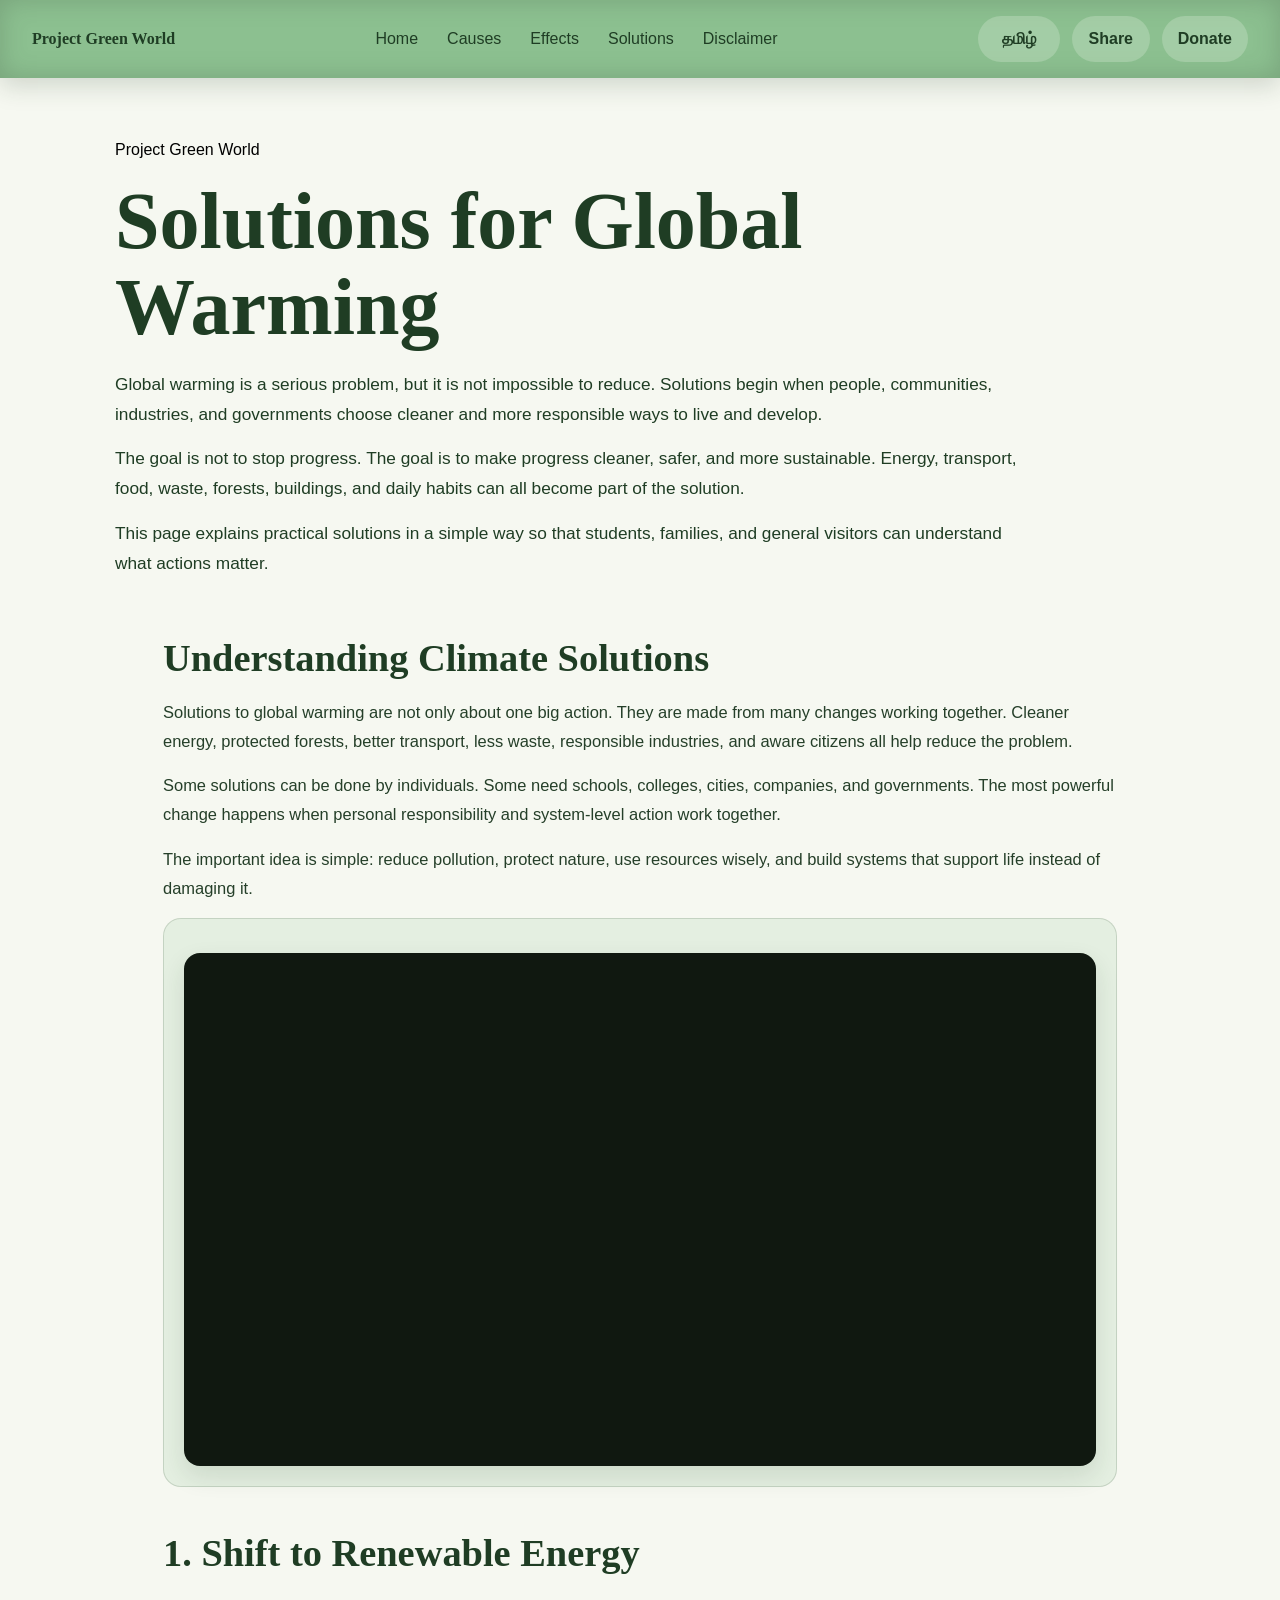
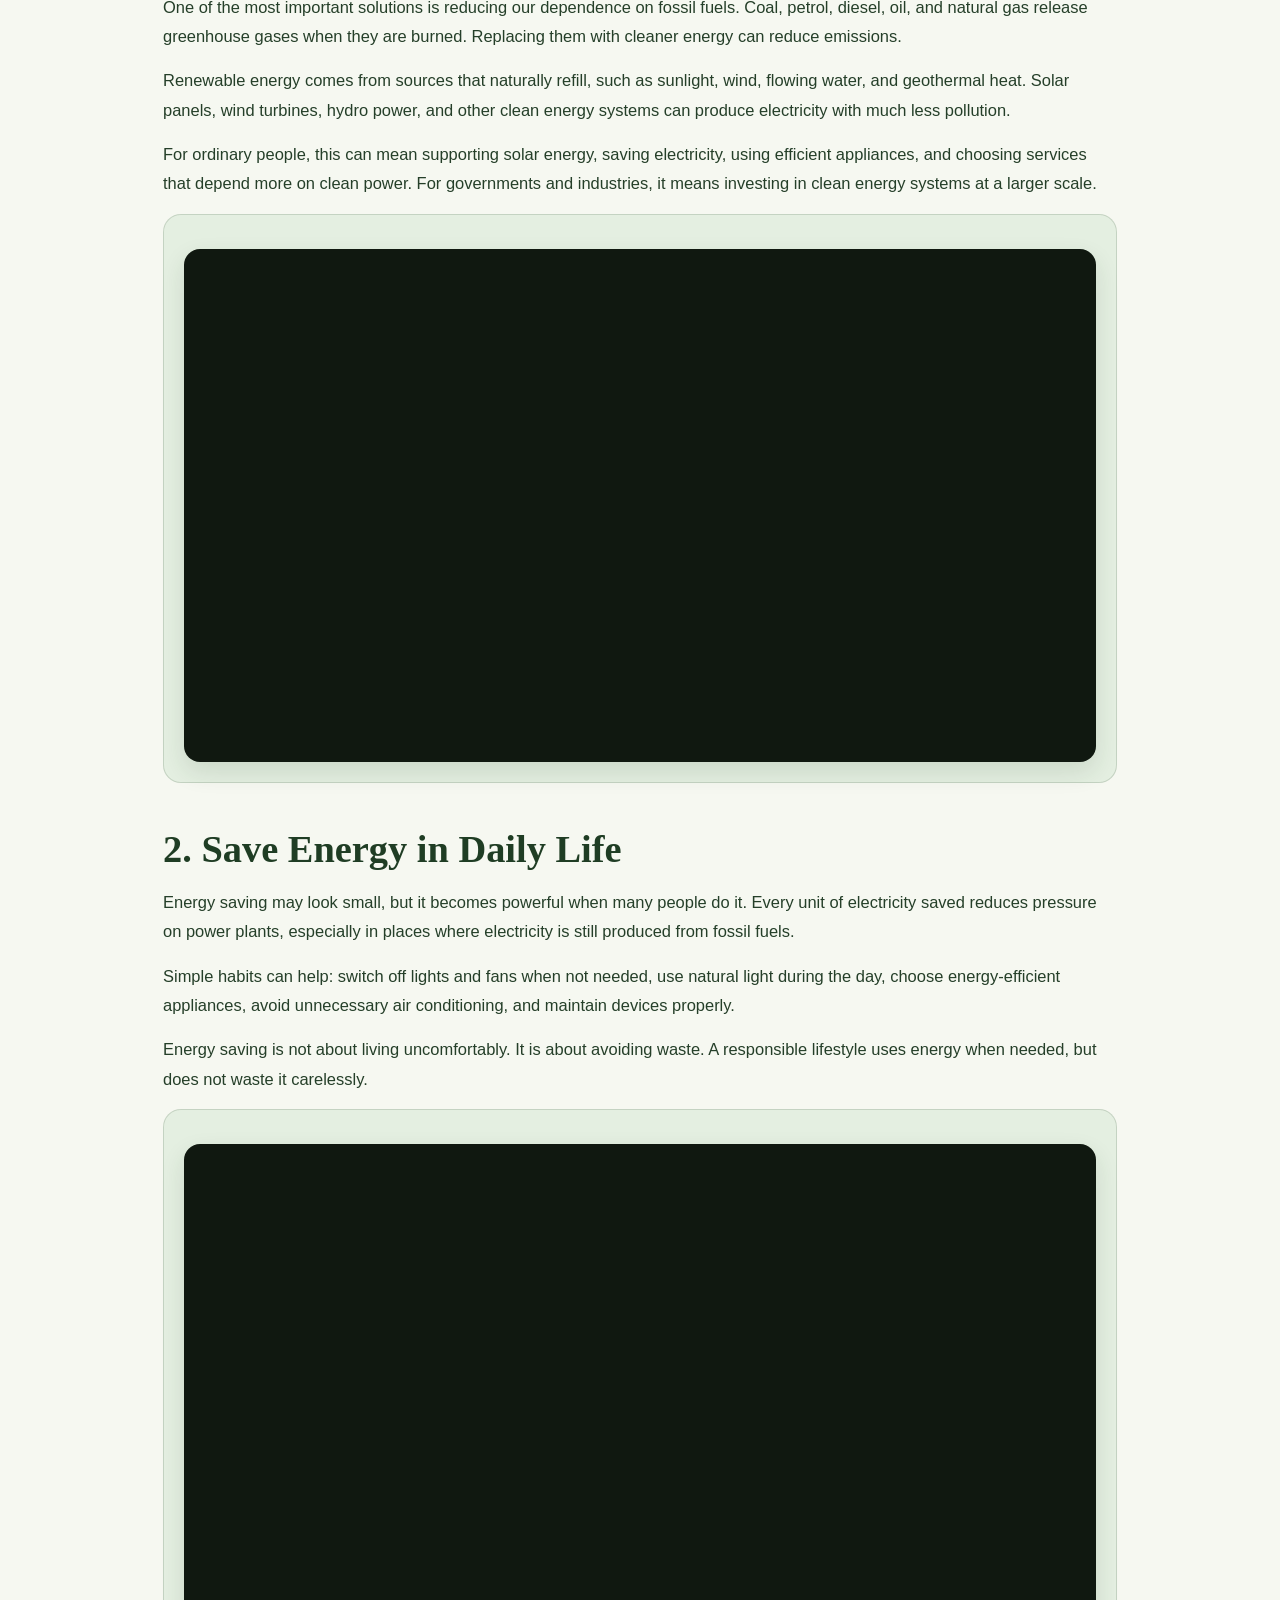
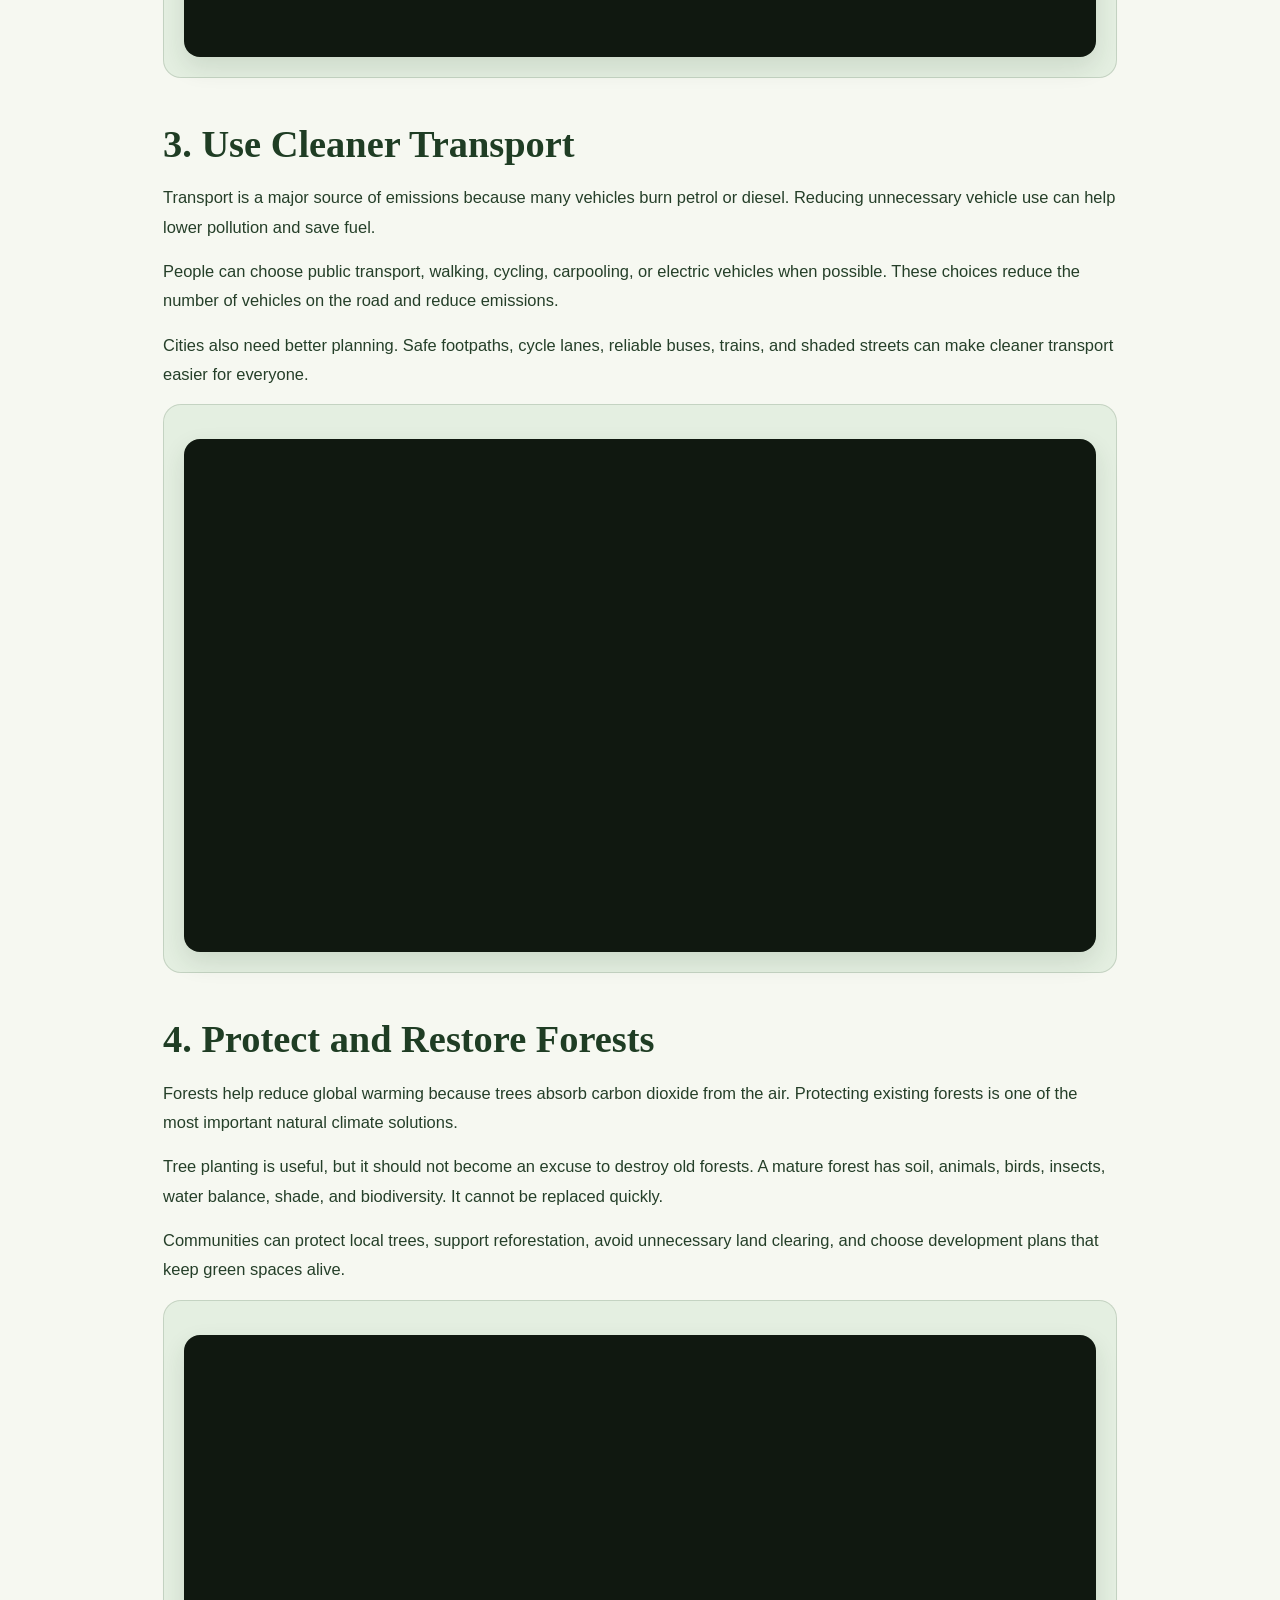
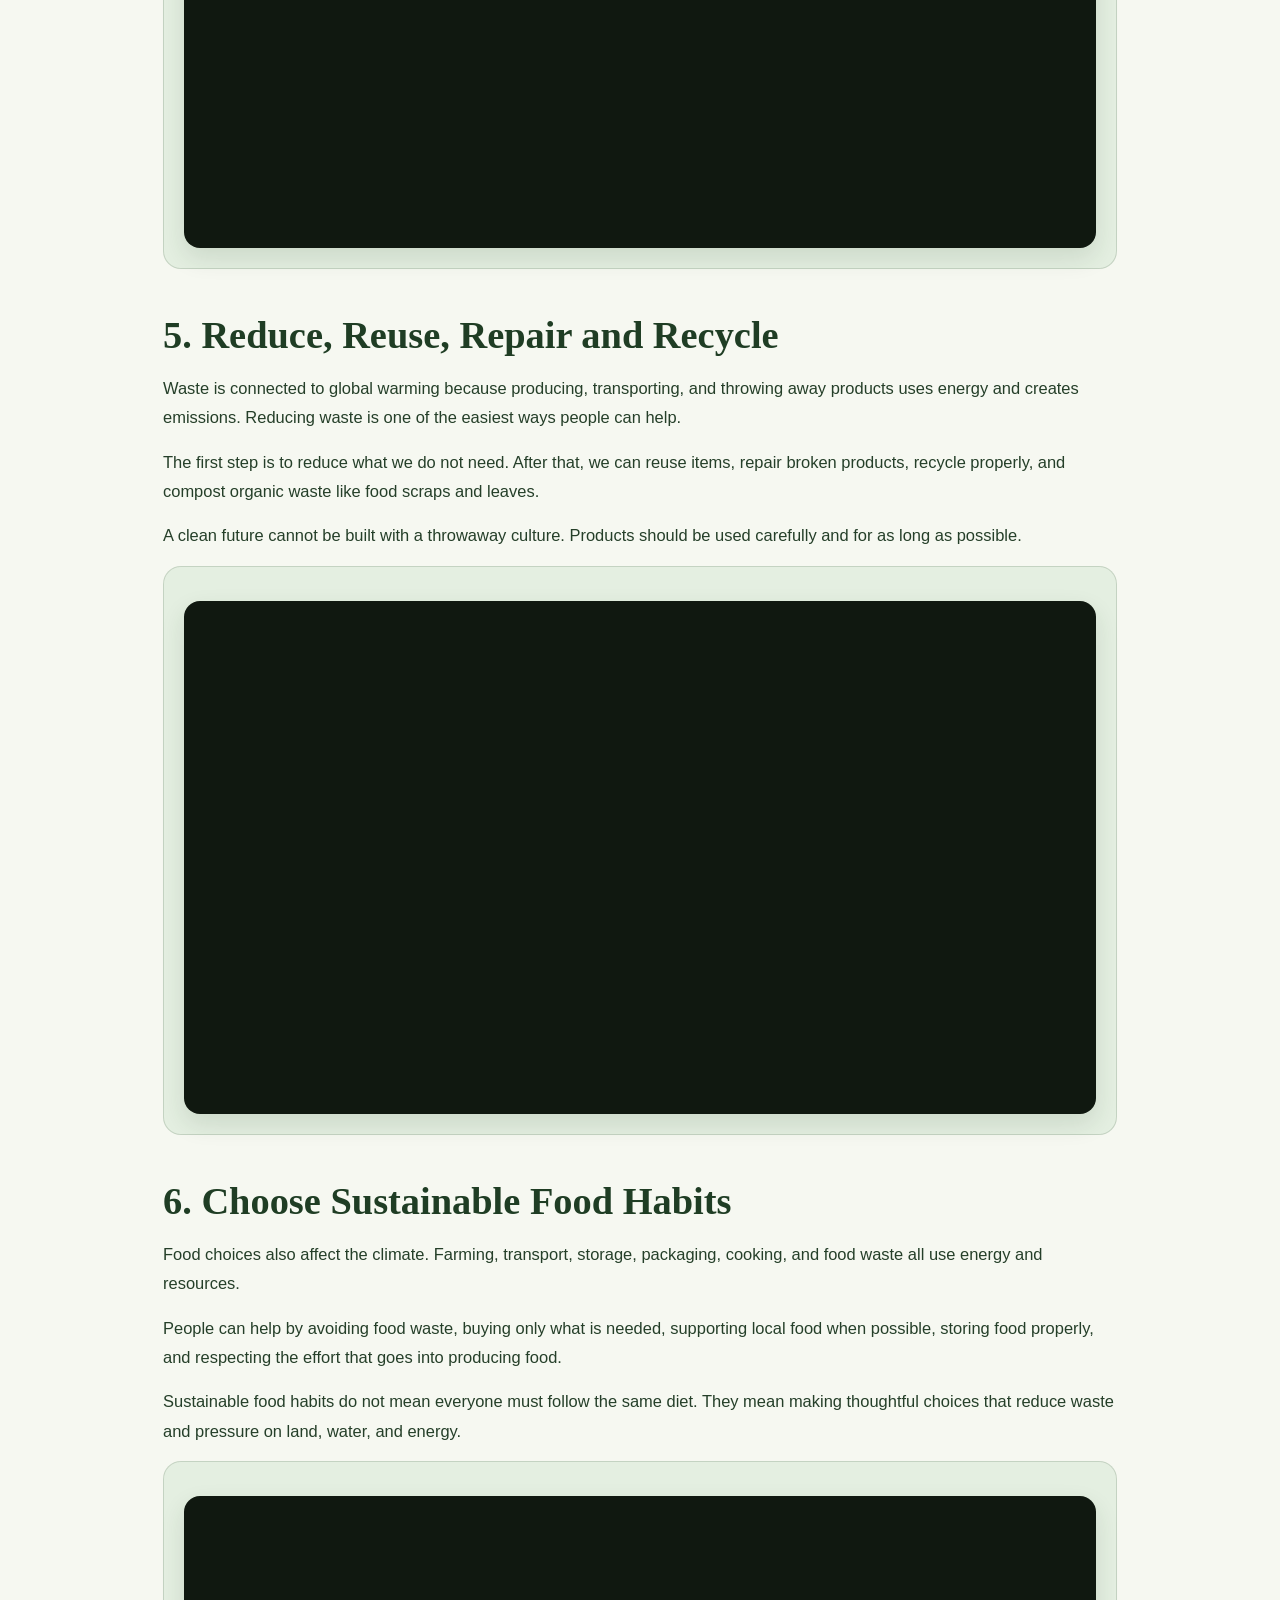
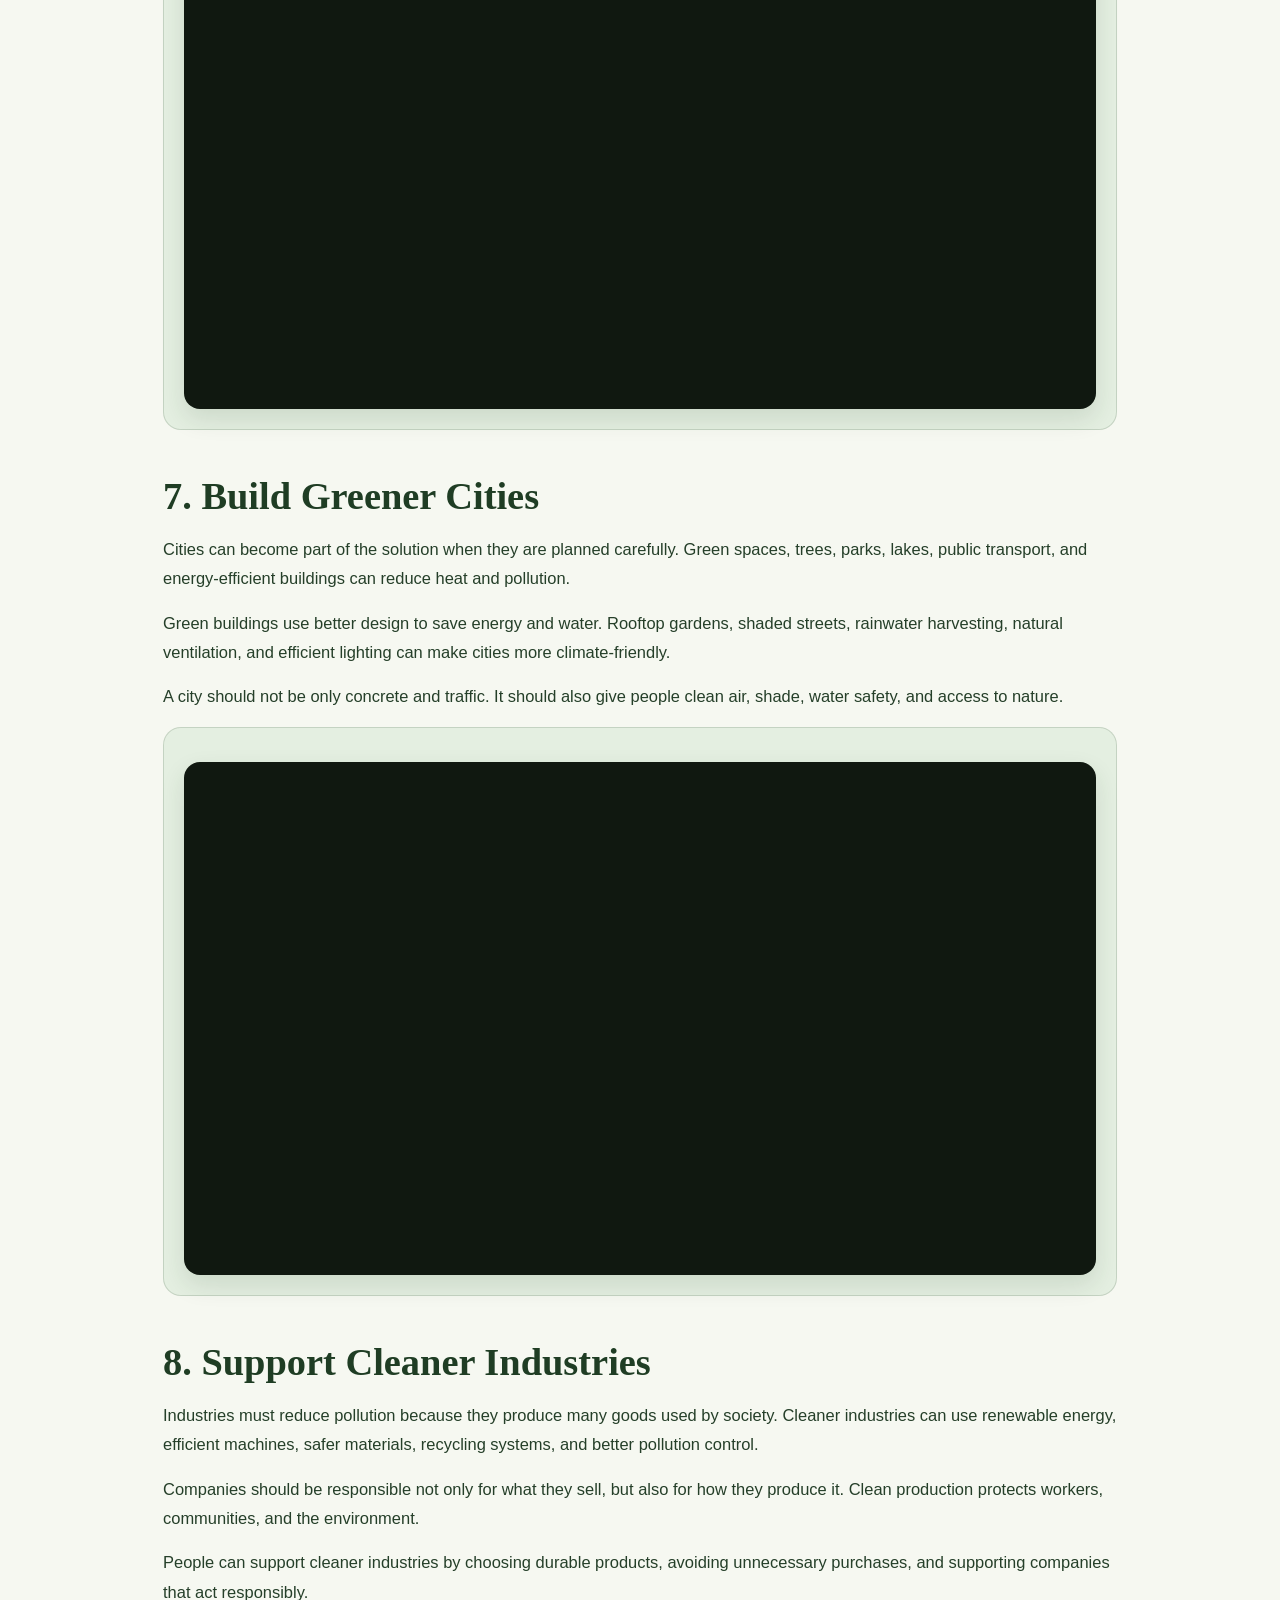
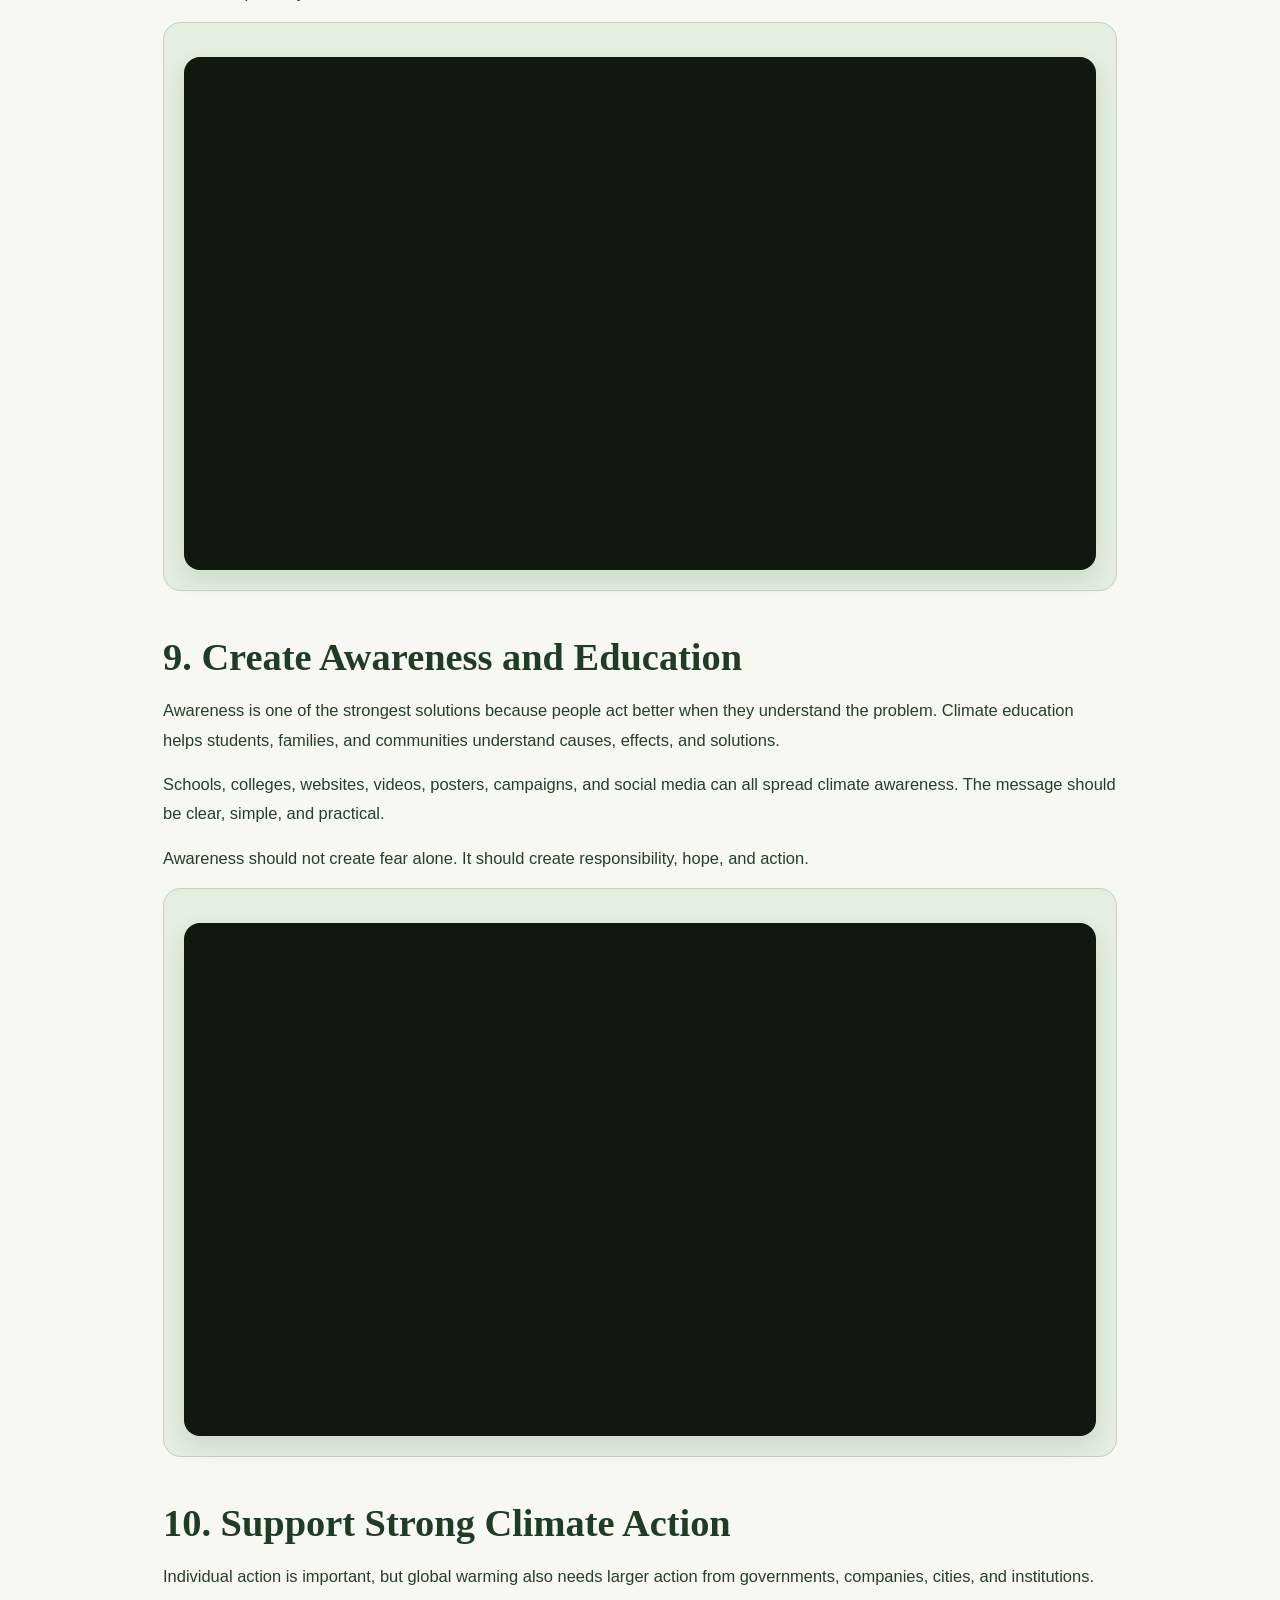
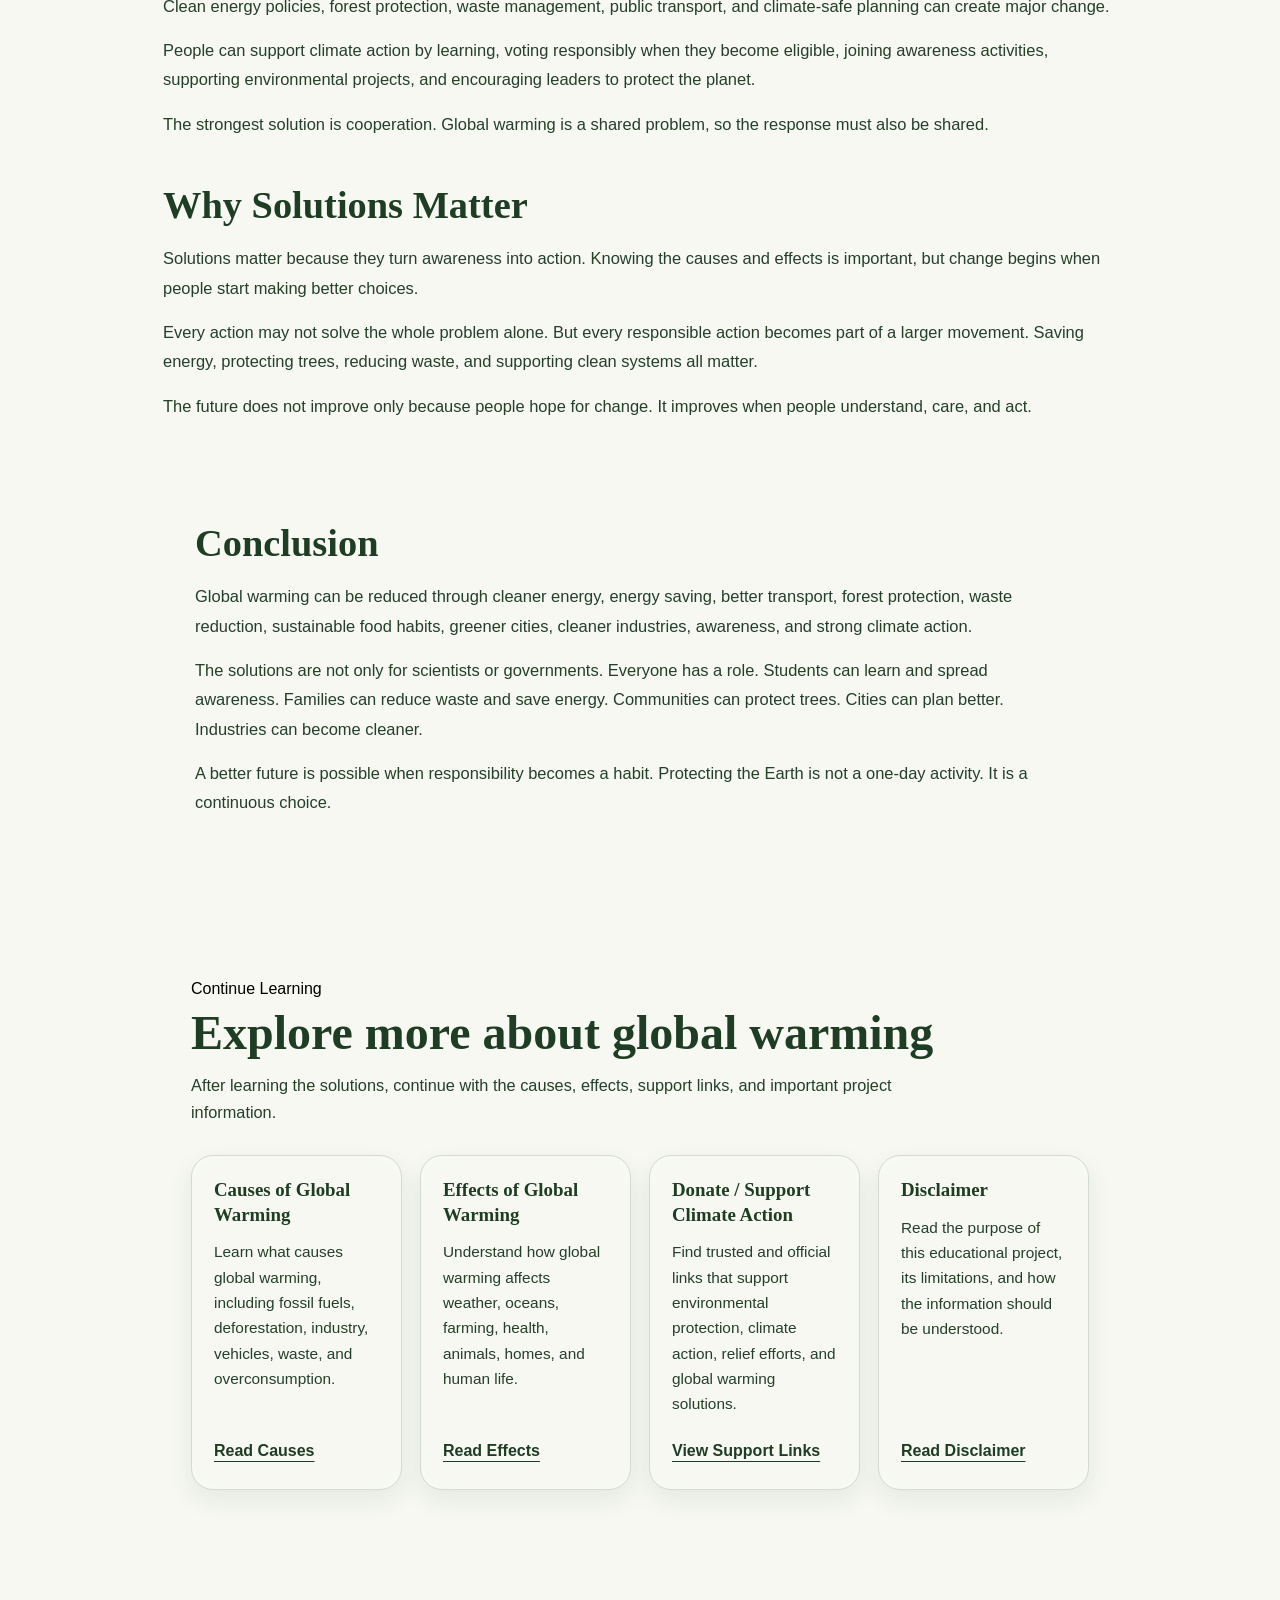
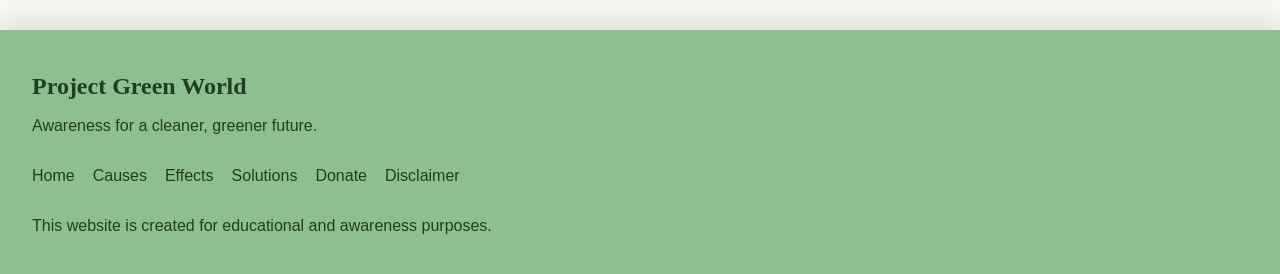
<file: client/solutions.html>
<!DOCTYPE html>
<html lang="en">

<head>
    <meta charset="UTF-8">
    <meta name="viewport" content="width=device-width, initial-scale=1.0">
    <title>Solutions | Project Green World</title>

    <link rel="stylesheet" href="common.css">
    <link rel="icon" type="image/png" href="images/LeafLogoTemp.png?v=3">
    <link rel="shortcut icon" href="images/LeafLogoTemp.png?v=3">
    <link rel="apple-touch-icon" href="images/LeafLogoTemp.png?v=3">
</head>

<body>

    <header class="site-header">
        <nav class="navbar" aria-label="Main navigation">

            <a href="index.html" class="logo" data-en="Project Green World" data-ta="ப்ராஜெக்ட் கிரீன் வேர்ல்ட்">
                Project Green World
            </a>

            <ul class="nav-links">
                <li><a href="index.html" data-en="Home" data-ta="முகப்பு" class="active-link">Home</a></li>
                <li><a href="causes.html" data-en="Causes" data-ta="காரணங்கள்" class="active-link">Causes</a></li>
                <li><a href="effects.html" data-en="Effects" data-ta="விளைவுகள்" class="active-link">Effects</a></li>
                <li><a href="solutions.html" data-en="Solutions" data-ta="தீர்வுகள்" class="active-link">Solutions</a>
                </li>
                <li><a href="disclaimer.html" data-en="Disclaimer" data-ta="பொறுப்புத் துறப்பு"
                        class="active-link">Disclaimer</a></li>
            </ul>

            <div class="nav-actions">
                <button class="lang-btn" type="button" data-en="தமிழ்" data-ta="English"
                    aria-label="Switch language between English and Tamil">
                    தமிழ்
                </button>

                <button class="share-btn" type="button" data-en="Share" data-ta="பகிர்" aria-label="Share this page">
                    Share
                </button>

                <a href="donate.html" class="donate-btn" data-en="Donate" data-ta="நன்கொடை"
                    class="donate-btn active-link">
                    Donate
                </a>
            </div>

        </nav>
    </header>

    <main>

        <section class="article-hero" aria-labelledby="solutions-title">
            <p class="section-label" data-en="Project Green World" data-ta="ப்ராஜெக்ட் கிரீன் வேர்ல்ட்">
                Project Green World
            </p>

            <h1 id="solutions-title" data-en="Solutions for Global Warming" data-ta="உலக வெப்பமயமாதலுக்கான தீர்வுகள்">
                Solutions for Global Warming
            </h1>

            <p class="hero-intro"
                data-en="Global warming is a serious problem, but it is not impossible to reduce. Solutions begin when people, communities, industries, and governments choose cleaner and more responsible ways to live and develop."
                data-ta="உலக வெப்பமயமாதல் ஒரு கடுமையான பிரச்சினை. ஆனால் அதை குறைக்க முடியாதது அல்ல. மக்கள், சமூகங்கள், தொழில்கள் மற்றும் அரசுகள் சுத்தமான மற்றும் பொறுப்பான வாழ்வு மற்றும் வளர்ச்சி முறைகளைத் தேர்வு செய்யும்போது தீர்வுகள் தொடங்குகின்றன.">
                Global warming is a serious problem, but it is not impossible to reduce. Solutions begin when
                people, communities, industries, and governments choose cleaner and more responsible ways to live
                and develop.
            </p>

            <p class="hero-intro"
                data-en="The goal is not to stop progress. The goal is to make progress cleaner, safer, and more sustainable. Energy, transport, food, waste, forests, buildings, and daily habits can all become part of the solution."
                data-ta="வளர்ச்சியை நிறுத்துவது நோக்கம் அல்ல. வளர்ச்சியை சுத்தமானதாகவும், பாதுகாப்பானதாகவும், நிலையானதாகவும் மாற்றுவதே நோக்கம். ஆற்றல், போக்குவரத்து, உணவு, கழிவுகள், காடுகள், கட்டிடங்கள் மற்றும் தினசரி பழக்கங்கள் அனைத்தும் தீர்வின் ஒரு பகுதியாக மாறலாம்.">
                The goal is not to stop progress. The goal is to make progress cleaner, safer, and more
                sustainable. Energy, transport, food, waste, forests, buildings, and daily habits can all become
                part of the solution.
            </p>

            <p class="hero-intro"
                data-en="This page explains practical solutions in a simple way so that students, families, and general visitors can understand what actions matter."
                data-ta="மாணவர்கள், குடும்பங்கள் மற்றும் பொதுப் பார்வையாளர்கள் எந்த செயல்கள் முக்கியம் என்பதை புரிந்துகொள்ள இந்த பக்கம் நடைமுறை தீர்வுகளை எளிமையாக விளக்குகிறது.">
                This page explains practical solutions in a simple way so that students, families, and general
                visitors can understand what actions matter.
            </p>
        </section>

        <article class="article-content">

            <section class="article-section">
                <h2 data-en="Understanding Climate Solutions" data-ta="காலநிலை தீர்வுகளை புரிந்துகொள்வோம்">
                    Understanding Climate Solutions
                </h2>

                <p data-en="Solutions to global warming are not only about one big action. They are made from many changes working together. Cleaner energy, protected forests, better transport, less waste, responsible industries, and aware citizens all help reduce the problem."
                    data-ta="உலக வெப்பமயமாதலுக்கான தீர்வுகள் ஒரு பெரிய செயலில் மட்டும் இல்லை. பல மாற்றங்கள் ஒன்றாகச் செயல்படும் போது தீர்வு உருவாகிறது. சுத்தமான ஆற்றல், பாதுகாக்கப்பட்ட காடுகள், மேம்பட்ட போக்குவரத்து, குறைந்த கழிவு, பொறுப்பான தொழில்கள் மற்றும் விழிப்புணர்வுள்ள குடிமக்கள் அனைத்தும் இந்த பிரச்சினையை குறைக்க உதவுகின்றன.">
                    Solutions to global warming are not only about one big action. They are made from many changes
                    working together. Cleaner energy, protected forests, better transport, less waste, responsible
                    industries, and aware citizens all help reduce the problem.
                </p>

                <p data-en="Some solutions can be done by individuals. Some need schools, colleges, cities, companies, and governments. The most powerful change happens when personal responsibility and system-level action work together."
                    data-ta="சில தீர்வுகளை தனிநபர்கள் செய்யலாம். சில தீர்வுகளுக்கு பள்ளிகள், கல்லூரிகள், நகரங்கள், நிறுவனங்கள் மற்றும் அரசுகள் தேவைப்படும். தனிப்பட்ட பொறுப்பும் அமைப்பு மட்டத்திலான செயல்பாடுகளும் ஒன்றாகச் செயல்படும் போது மிக வலுவான மாற்றம் உருவாகிறது.">
                    Some solutions can be done by individuals. Some need schools, colleges, cities, companies, and
                    governments. The most powerful change happens when personal responsibility and system-level
                    action work together.
                </p>

                <p data-en="The important idea is simple: reduce pollution, protect nature, use resources wisely, and build systems that support life instead of damaging it."
                    data-ta="முக்கிய கருத்து எளிமையானது: மாசுபாட்டை குறைக்க வேண்டும், இயற்கையை பாதுகாக்க வேண்டும், வளங்களை புத்திசாலித்தனமாக பயன்படுத்த வேண்டும், வாழ்க்கையை சேதப்படுத்தாமல் ஆதரிக்கும் அமைப்புகளை உருவாக்க வேண்டும்.">
                    The important idea is simple: reduce pollution, protect nature, use resources wisely, and build
                    systems that support life instead of damaging it.
                </p>

                <div class="video-resource inline-video">
                    <div class="youtube-embed">
                        <iframe width="560" height="315" src="https://www.youtube.com/embed/Ok8rMT2KCy0"
                            title="Climate Change: It's Real. It's Serious. And it's up to us to Solve it - National Geographic"
                            frameborder="0"
                            allow="accelerometer; autoplay; clipboard-write; encrypted-media; gyroscope; picture-in-picture; web-share"
                            referrerpolicy="strict-origin-when-cross-origin" allowfullscreen>
                        </iframe>
                    </div>
                </div>
            </section>

            <section class="article-section">
                <h2 data-en="1. Shift to Renewable Energy" data-ta="1. புதுப்பிக்கத்தக்க ஆற்றலுக்கு மாறுதல்">
                    1. Shift to Renewable Energy
                </h2>

                <p data-en="One of the most important solutions is reducing our dependence on fossil fuels. Coal, petrol, diesel, oil, and natural gas release greenhouse gases when they are burned. Replacing them with cleaner energy can reduce emissions."
                    data-ta="மிக முக்கியமான தீர்வுகளில் ஒன்று புதைபடிவ எரிபொருட்கள்மீது உள்ள சார்பை குறைப்பதாகும். நிலக்கரி, பெட்ரோல், டீசல், எண்ணெய் மற்றும் இயற்கை எரிவாயு எரிக்கப்படும் போது பசுமைக் கூட வாயுக்களை வெளியிடுகின்றன. அவற்றை சுத்தமான ஆற்றலால் மாற்றுவது வெளியீடுகளை குறைக்க முடியும்.">
                    One of the most important solutions is reducing our dependence on fossil fuels. Coal, petrol,
                    diesel, oil, and natural gas release greenhouse gases when they are burned. Replacing them with
                    cleaner energy can reduce emissions.
                </p>

                <p data-en="Renewable energy comes from sources that naturally refill, such as sunlight, wind, flowing water, and geothermal heat. Solar panels, wind turbines, hydro power, and other clean energy systems can produce electricity with much less pollution."
                    data-ta="புதுப்பிக்கத்தக்க ஆற்றல் என்பது இயற்கையாகவே மீண்டும் கிடைக்கும் மூலங்களிலிருந்து வருகிறது. சூரிய ஒளி, காற்று, ஓடும் நீர் மற்றும் நிலத்தடி வெப்பம் ஆகியவை அதில் அடங்கும். சோலார் பேனல்கள், காற்றாலை டர்பைன்கள், நீர்மின் ஆற்றல் மற்றும் பிற சுத்தமான ஆற்றல் அமைப்புகள் குறைந்த மாசுபாட்டுடன் மின்சாரம் உருவாக்க முடியும்.">
                    Renewable energy comes from sources that naturally refill, such as sunlight, wind, flowing
                    water, and geothermal heat. Solar panels, wind turbines, hydro power, and other clean energy
                    systems can produce electricity with much less pollution.
                </p>

                <p data-en="For ordinary people, this can mean supporting solar energy, saving electricity, using efficient appliances, and choosing services that depend more on clean power. For governments and industries, it means investing in clean energy systems at a larger scale."
                    data-ta="சாதாரண மக்களுக்கு இது சோலார் ஆற்றலை ஆதரித்தல், மின்சாரத்தை சேமித்தல், திறமையான மின்சாதனங்களை பயன்படுத்துதல் மற்றும் சுத்தமான ஆற்றலை அதிகம் சார்ந்த சேவைகளைத் தேர்வு செய்தல் என்பதாக இருக்கலாம். அரசுகள் மற்றும் தொழில்களுக்கு இது பெரிய அளவில் சுத்தமான ஆற்றல் அமைப்புகளில் முதலீடு செய்வதாகும்.">
                    For ordinary people, this can mean supporting solar energy, saving electricity, using efficient
                    appliances, and choosing services that depend more on clean power. For governments and
                    industries, it means investing in clean energy systems at a larger scale.
                </p>

                <div class="video-resource inline-video">
                    <div class="youtube-embed">
                        <iframe width="560" height="315" src="https://www.youtube.com/embed/rQVGI9fZYqU"
                            title="Can 100 percent renewable energy power the world - TED Climate" frameborder="0"
                            allow="accelerometer; autoplay; clipboard-write; encrypted-media; gyroscope; picture-in-picture; web-share"
                            referrerpolicy="strict-origin-when-cross-origin" allowfullscreen>
                        </iframe>
                    </div>
                </div>
            </section>

            <section class="article-section">
                <h2 data-en="2. Save Energy in Daily Life" data-ta="2. தினசரி வாழ்க்கையில் ஆற்றலை சேமித்தல்">
                    2. Save Energy in Daily Life
                </h2>

                <p data-en="Energy saving may look small, but it becomes powerful when many people do it. Every unit of electricity saved reduces pressure on power plants, especially in places where electricity is still produced from fossil fuels."
                    data-ta="ஆற்றல் சேமிப்பு சிறியதாகத் தோன்றலாம். ஆனால் பலர் அதை செய்தால் அது வலுவான மாற்றமாக மாறும். சேமிக்கப்படும் ஒவ்வொரு மின்சார அலகும் மின் நிலையங்களின் அழுத்தத்தை குறைக்கும், குறிப்பாக மின்சாரம் இன்னும் புதைபடிவ எரிபொருட்களிலிருந்து தயாரிக்கப்படும் இடங்களில்.">
                    Energy saving may look small, but it becomes powerful when many people do it. Every unit of
                    electricity saved reduces pressure on power plants, especially in places where electricity is
                    still produced from fossil fuels.
                </p>

                <p data-en="Simple habits can help: switch off lights and fans when not needed, use natural light during the day, choose energy-efficient appliances, avoid unnecessary air conditioning, and maintain devices properly."
                    data-ta="சில எளிய பழக்கங்கள் உதவும்: தேவையில்லாத போது விளக்குகள் மற்றும் விசிறிகளை அணைத்தல், பகலில் இயற்கை வெளிச்சத்தை பயன்படுத்துதல், ஆற்றல் திறன் கொண்ட மின்சாதனங்களைத் தேர்வு செய்தல், தேவையற்ற ஏர் கண்டிஷனர் பயன்பாட்டை தவிர்த்தல் மற்றும் சாதனங்களை சரியாக பராமரித்தல்.">
                    Simple habits can help: switch off lights and fans when not needed, use natural light during
                    the day, choose energy-efficient appliances, avoid unnecessary air conditioning, and maintain
                    devices properly.
                </p>

                <p data-en="Energy saving is not about living uncomfortably. It is about avoiding waste. A responsible lifestyle uses energy when needed, but does not waste it carelessly."
                    data-ta="ஆற்றல் சேமிப்பு என்பது சிரமமாக வாழ்வது அல்ல. வீணாக்காமல் இருப்பதே அதன் நோக்கம். பொறுப்பான வாழ்க்கை தேவையான போது ஆற்றலை பயன்படுத்தும்; ஆனால் அதை கவனக்குறைவாக வீணாக்காது.">
                    Energy saving is not about living uncomfortably. It is about avoiding waste. A responsible
                    lifestyle uses energy when needed, but does not waste it carelessly.
                </p>

                <div class="video-resource inline-video">
                    <div class="youtube-embed">
                        <iframe width="560" height="315"
                            src="https://www.youtube.com/embed/covYNhyNGyo?si=Hij3kr0Puc3VG6uN"
                            title="YouTube video player" frameborder="0"
                            allow="accelerometer; autoplay; clipboard-write; encrypted-media; gyroscope; picture-in-picture; web-share"
                            referrerpolicy="strict-origin-when-cross-origin" allowfullscreen></iframe>
                    </div>
                </div>
            </section>

            <section class="article-section">
                <h2 data-en="3. Use Cleaner Transport" data-ta="3. சுத்தமான போக்குவரத்தை பயன்படுத்துதல்">
                    3. Use Cleaner Transport
                </h2>

                <p data-en="Transport is a major source of emissions because many vehicles burn petrol or diesel. Reducing unnecessary vehicle use can help lower pollution and save fuel."
                    data-ta="பல வாகனங்கள் பெட்ரோல் அல்லது டீசலை எரிப்பதால் போக்குவரத்து முக்கிய வெளியீட்டு மூலமாக உள்ளது. தேவையற்ற வாகனப் பயன்பாட்டை குறைப்பது மாசுபாட்டை குறைத்து எரிபொருளையும் சேமிக்க உதவும்.">
                    Transport is a major source of emissions because many vehicles burn petrol or diesel. Reducing
                    unnecessary vehicle use can help lower pollution and save fuel.
                </p>

                <p data-en="People can choose public transport, walking, cycling, carpooling, or electric vehicles when possible. These choices reduce the number of vehicles on the road and reduce emissions."
                    data-ta="மக்கள் சாத்தியமான போது பொதுப் போக்குவரத்து, நடைபயணம், சைக்கிள் பயணம், வாகன பகிர்வு அல்லது மின்சார வாகனங்களைத் தேர்வு செய்யலாம். இந்த தேர்வுகள் சாலையில் வாகனங்களின் எண்ணிக்கையை குறைத்து வெளியீடுகளையும் குறைக்கும்.">
                    People can choose public transport, walking, cycling, carpooling, or electric vehicles when
                    possible. These choices reduce the number of vehicles on the road and reduce emissions.
                </p>

                <p data-en="Cities also need better planning. Safe footpaths, cycle lanes, reliable buses, trains, and shaded streets can make cleaner transport easier for everyone."
                    data-ta="நகரங்களுக்கும் சிறந்த திட்டமிடல் தேவை. பாதுகாப்பான நடைபாதைகள், சைக்கிள் பாதைகள், நம்பகமான பேருந்துகள், ரயில்கள் மற்றும் நிழலான தெருக்கள் அனைவருக்கும் சுத்தமான போக்குவரத்தை எளிதாக்கும்.">
                    Cities also need better planning. Safe footpaths, cycle lanes, reliable buses, trains, and
                    shaded streets can make cleaner transport easier for everyone.
                </p>

                <div class="video-resource inline-video">
                    <div class="youtube-embed">
                        <iframe width="560" height="315"
                            src="https://www.youtube.com/embed/1c6toOo6MDA?si=JwwChMW56rBumMK4"
                            title="YouTube video player" frameborder="0"
                            allow="accelerometer; autoplay; clipboard-write; encrypted-media; gyroscope; picture-in-picture; web-share"
                            referrerpolicy="strict-origin-when-cross-origin" allowfullscreen></iframe>
                    </div>
                </div>
            </section>

            <section class="article-section">
                <h2 data-en="4. Protect and Restore Forests" data-ta="4. காடுகளை பாதுகாத்து மீட்டெடுத்தல்">
                    4. Protect and Restore Forests
                </h2>

                <p data-en="Forests help reduce global warming because trees absorb carbon dioxide from the air. Protecting existing forests is one of the most important natural climate solutions."
                    data-ta="மரங்கள் காற்றிலிருந்து கார்பன் டை ஆக்சைடை உறிஞ்சுவதால் காடுகள் உலக வெப்பமயமாதலை குறைக்க உதவுகின்றன. ஏற்கனவே உள்ள காடுகளை பாதுகாப்பது மிக முக்கியமான இயற்கை காலநிலை தீர்வுகளில் ஒன்றாகும்.">
                    Forests help reduce global warming because trees absorb carbon dioxide from the air. Protecting
                    existing forests is one of the most important natural climate solutions.
                </p>

                <p data-en="Tree planting is useful, but it should not become an excuse to destroy old forests. A mature forest has soil, animals, birds, insects, water balance, shade, and biodiversity. It cannot be replaced quickly."
                    data-ta="மரம் நடுவது பயனுள்ளது. ஆனால் பழைய காடுகளை அழிப்பதற்கான காரணமாக அது மாறக்கூடாது. ஒரு வளர்ந்த காடில் மண், விலங்குகள், பறவைகள், பூச்சிகள், நீர் சமநிலை, நிழல் மற்றும் உயிரினப் பல்வகைமை உள்ளது. அதை விரைவாக மாற்ற முடியாது.">
                    Tree planting is useful, but it should not become an excuse to destroy old forests. A mature
                    forest has soil, animals, birds, insects, water balance, shade, and biodiversity. It cannot be
                    replaced quickly.
                </p>

                <p data-en="Communities can protect local trees, support reforestation, avoid unnecessary land clearing, and choose development plans that keep green spaces alive."
                    data-ta="சமூகங்கள் உள்ளூர் மரங்களை பாதுகாக்கலாம், மீண்டும் காடு வளர்ப்பை ஆதரிக்கலாம், தேவையற்ற நிலம் சுத்தம் செய்வதை தவிர்க்கலாம் மற்றும் பசுமை இடங்களை உயிரோடு வைத்திருக்கும் வளர்ச்சி திட்டங்களைத் தேர்வு செய்யலாம்.">
                    Communities can protect local trees, support reforestation, avoid unnecessary land clearing,
                    and choose development plans that keep green spaces alive.
                </p>

                <div class="video-resource inline-video">
                    <div class="youtube-embed">
                        <iframe width="560" height="315"
                            src="https://www.youtube.com/embed/dyXYqB_TwKY?si=uGi_1iBPiLBSrgc8"
                            title="YouTube video player" frameborder="0"
                            allow="accelerometer; autoplay; clipboard-write; encrypted-media; gyroscope; picture-in-picture; web-share"
                            referrerpolicy="strict-origin-when-cross-origin" allowfullscreen></iframe>
                    </div>
                </div>
            </section>

            <section class="article-section">
                <h2 data-en="5. Reduce, Reuse, Repair and Recycle"
                    data-ta="5. குறைத்தல், மீண்டும் பயன்படுத்துதல், பழுது பார்க்குதல் மற்றும் மறுசுழற்சி">
                    5. Reduce, Reuse, Repair and Recycle
                </h2>

                <p data-en="Waste is connected to global warming because producing, transporting, and throwing away products uses energy and creates emissions. Reducing waste is one of the easiest ways people can help."
                    data-ta="பொருட்களை தயாரித்தல், கொண்டு செல்லுதல் மற்றும் தூக்கி எறிதல் ஆகியவை ஆற்றலை பயன்படுத்தி வெளியீடுகளை உருவாக்குவதால் கழிவுகள் உலக வெப்பமயமாதலுடன் தொடர்புடையவை. கழிவுகளை குறைப்பது மக்கள் உதவக்கூடிய எளிய வழிகளில் ஒன்றாகும்.">
                    Waste is connected to global warming because producing, transporting, and throwing away
                    products uses energy and creates emissions. Reducing waste is one of the easiest ways people
                    can help.
                </p>

                <p data-en="The first step is to reduce what we do not need. After that, we can reuse items, repair broken products, recycle properly, and compost organic waste like food scraps and leaves."
                    data-ta="முதல் படி தேவையற்றவற்றை குறைப்பதாகும். அதன் பிறகு பொருட்களை மீண்டும் பயன்படுத்தலாம், உடைந்த பொருட்களை பழுது பார்க்கலாம், சரியாக மறுசுழற்சி செய்யலாம், உணவு மீதிகள் மற்றும் இலைகள் போன்ற கரிமக் கழிவுகளை உரமாக்கலாம்.">
                    The first step is to reduce what we do not need. After that, we can reuse items, repair broken
                    products, recycle properly, and compost organic waste like food scraps and leaves.
                </p>

                <p data-en="A clean future cannot be built with a throwaway culture. Products should be used carefully and for as long as possible."
                    data-ta="பயன்படுத்தி எறியும் கலாச்சாரத்துடன் சுத்தமான எதிர்காலத்தை உருவாக்க முடியாது. பொருட்களை கவனமாகவும் அதிக காலம் பயன்படுத்தவும் வேண்டும்.">
                    A clean future cannot be built with a throwaway culture. Products should be used carefully and
                    for as long as possible.
                </p>

                <div class="video-resource inline-video">
                    <div class="youtube-embed">
                        <iframe width="560" height="315" src="https://www.youtube.com/embed/18FLfQDInI8"
                            title="Waste and Climate Change" frameborder="0"
                            allow="accelerometer; autoplay; clipboard-write; encrypted-media; gyroscope; picture-in-picture; web-share"
                            referrerpolicy="strict-origin-when-cross-origin" allowfullscreen>
                        </iframe>
                    </div>
                </div>
            </section>

            <section class="article-section">
                <h2 data-en="6. Choose Sustainable Food Habits" data-ta="6. நிலையான உணவு பழக்கங்களைத் தேர்வு செய்தல்">
                    6. Choose Sustainable Food Habits
                </h2>

                <p data-en="Food choices also affect the climate. Farming, transport, storage, packaging, cooking, and food waste all use energy and resources."
                    data-ta="உணவு தேர்வுகளும் காலநிலையை பாதிக்கின்றன. விவசாயம், போக்குவரத்து, சேமிப்பு, பொதியிடல், சமையல் மற்றும் உணவு வீணாக்கம் அனைத்தும் ஆற்றல் மற்றும் வளங்களை பயன்படுத்துகின்றன.">
                    Food choices also affect the climate. Farming, transport, storage, packaging, cooking, and food
                    waste all use energy and resources.
                </p>

                <p data-en="People can help by avoiding food waste, buying only what is needed, supporting local food when possible, storing food properly, and respecting the effort that goes into producing food."
                    data-ta="உணவை வீணாக்காமல் இருப்பது, தேவையான அளவு மட்டும் வாங்குவது, சாத்தியமான போது உள்ளூர் உணவை ஆதரிப்பது, உணவை சரியாக சேமிப்பது மற்றும் உணவு தயாரிக்கப்படும் உழைப்பை மதிப்பது மூலம் மக்கள் உதவலாம்.">
                    People can help by avoiding food waste, buying only what is needed, supporting local food when
                    possible, storing food properly, and respecting the effort that goes into producing food.
                </p>

                <p data-en="Sustainable food habits do not mean everyone must follow the same diet. They mean making thoughtful choices that reduce waste and pressure on land, water, and energy."
                    data-ta="நிலையான உணவு பழக்கங்கள் என்பது அனைவரும் ஒரே உணவு முறையைப் பின்பற்ற வேண்டும் என்று பொருள் அல்ல. கழிவு, நிலம், நீர் மற்றும் ஆற்றலின் மீதான அழுத்தத்தை குறைக்கும் சிந்தனையுள்ள தேர்வுகளைச் செய்வதே அதன் பொருள்.">
                    Sustainable food habits do not mean everyone must follow the same diet. They mean making
                    thoughtful choices that reduce waste and pressure on land, water, and energy.
                </p>
                <div class="video-resource inline-video">
                    <div class="youtube-embed">
                        <iframe width="560" height="315"
                            src="https://www.youtube.com/embed/PBkmOhOk8nk?si=vbj6jJObfqJpmOVy"
                            title="YouTube video player" frameborder="0"
                            allow="accelerometer; autoplay; clipboard-write; encrypted-media; gyroscope; picture-in-picture; web-share"
                            referrerpolicy="strict-origin-when-cross-origin" allowfullscreen></iframe>
                    </div>
                </div>
            </section>

            <section class="article-section">
                <h2 data-en="7. Build Greener Cities" data-ta="7. பசுமையான நகரங்களை உருவாக்குதல்">
                    7. Build Greener Cities
                </h2>

                <p data-en="Cities can become part of the solution when they are planned carefully. Green spaces, trees, parks, lakes, public transport, and energy-efficient buildings can reduce heat and pollution."
                    data-ta="நகரங்கள் கவனமாக திட்டமிடப்பட்டால் தீர்வின் ஒரு பகுதியாக மாறலாம். பசுமை இடங்கள், மரங்கள், பூங்காக்கள், ஏரிகள், பொதுப் போக்குவரத்து மற்றும் ஆற்றல் திறன் கொண்ட கட்டிடங்கள் வெப்பத்தையும் மாசுபாட்டையும் குறைக்க முடியும்.">
                    Cities can become part of the solution when they are planned carefully. Green spaces, trees,
                    parks, lakes, public transport, and energy-efficient buildings can reduce heat and pollution.
                </p>

                <p data-en="Green buildings use better design to save energy and water. Rooftop gardens, shaded streets, rainwater harvesting, natural ventilation, and efficient lighting can make cities more climate-friendly."
                    data-ta="பசுமைக் கட்டிடங்கள் ஆற்றல் மற்றும் நீரை சேமிக்க சிறந்த வடிவமைப்பைப் பயன்படுத்துகின்றன. கூரைத் தோட்டங்கள், நிழலான தெருக்கள், மழைநீர் சேகரிப்பு, இயற்கை காற்றோட்டம் மற்றும் திறமையான விளக்குகள் நகரங்களை காலநிலைக்கு ஏற்றவையாக மாற்ற முடியும்.">
                    Green buildings use better design to save energy and water. Rooftop gardens, shaded streets,
                    rainwater harvesting, natural ventilation, and efficient lighting can make cities more
                    climate-friendly.
                </p>

                <p data-en="A city should not be only concrete and traffic. It should also give people clean air, shade, water safety, and access to nature."
                    data-ta="ஒரு நகரம் கான்கிரீட்டும் போக்குவரத்தும் மட்டுமாக இருக்கக்கூடாது. அது மக்களுக்கு சுத்தமான காற்று, நிழல், நீர் பாதுகாப்பு மற்றும் இயற்கையை அணுகும் வாய்ப்பையும் வழங்க வேண்டும்.">
                    A city should not be only concrete and traffic. It should also give people clean air, shade,
                    water safety, and access to nature.
                </p>
                <div class="video-resource inline-video">
                    <div class="youtube-embed">
                        <iframe width="560" height="315"
                            src="https://www.youtube.com/embed/ViJIJh-BNq8?si=Cfs47Uh-0x-XZP7g"
                            title="YouTube video player" frameborder="0"
                            allow="accelerometer; autoplay; clipboard-write; encrypted-media; gyroscope; picture-in-picture; web-share"
                            referrerpolicy="strict-origin-when-cross-origin" allowfullscreen></iframe>
                    </div>
                </div>
            </section>

            <section class="article-section">
                <h2 data-en="8. Support Cleaner Industries" data-ta="8. சுத்தமான தொழில்களை ஆதரித்தல்">
                    8. Support Cleaner Industries
                </h2>

                <p data-en="Industries must reduce pollution because they produce many goods used by society. Cleaner industries can use renewable energy, efficient machines, safer materials, recycling systems, and better pollution control."
                    data-ta="சமூகம் பயன்படுத்தும் பல பொருட்களை தொழில்கள் தயாரிப்பதால் அவை மாசுபாட்டை குறைக்க வேண்டும். சுத்தமான தொழில்கள் புதுப்பிக்கத்தக்க ஆற்றல், திறமையான இயந்திரங்கள், பாதுகாப்பான பொருட்கள், மறுசுழற்சி அமைப்புகள் மற்றும் சிறந்த மாசு கட்டுப்பாட்டைப் பயன்படுத்தலாம்.">
                    Industries must reduce pollution because they produce many goods used by society. Cleaner
                    industries can use renewable energy, efficient machines, safer materials, recycling systems,
                    and better pollution control.
                </p>

                <p data-en="Companies should be responsible not only for what they sell, but also for how they produce it. Clean production protects workers, communities, and the environment."
                    data-ta="நிறுவனங்கள் அவர்கள் விற்கும் பொருட்களுக்கு மட்டும் அல்ல, அவற்றை எவ்வாறு தயாரிக்கின்றன என்பதற்கும் பொறுப்பாக இருக்க வேண்டும். சுத்தமான உற்பத்தி தொழிலாளர்கள், சமூகங்கள் மற்றும் சுற்றுச்சூழலை பாதுகாக்கிறது.">
                    Companies should be responsible not only for what they sell, but also for how they produce it.
                    Clean production protects workers, communities, and the environment.
                </p>

                <p data-en="People can support cleaner industries by choosing durable products, avoiding unnecessary purchases, and supporting companies that act responsibly."
                    data-ta="நீடித்துப் பயன்படும் பொருட்களைத் தேர்வு செய்தல், தேவையற்ற வாங்குதலை தவிர்த்தல் மற்றும் பொறுப்புடன் செயல்படும் நிறுவனங்களை ஆதரித்தல் மூலம் மக்கள் சுத்தமான தொழில்களை ஆதரிக்கலாம்.">
                    People can support cleaner industries by choosing durable products, avoiding unnecessary
                    purchases, and supporting companies that act responsibly.
                </p>

                <div class="video-resource inline-video">
                    <div class="youtube-embed">
                        <iframe width="560" height="315" src="https://www.youtube.com/embed/9OLxBvLvCoM"
                            title="How Green Hydrogen Could End The Fossil Fuel Era" frameborder="0"
                            allow="accelerometer; autoplay; clipboard-write; encrypted-media; gyroscope; picture-in-picture; web-share"
                            referrerpolicy="strict-origin-when-cross-origin" allowfullscreen>
                        </iframe>
                    </div>
                </div>
            </section>

            <section class="article-section">
                <h2 data-en="9. Create Awareness and Education" data-ta="9. விழிப்புணர்வு மற்றும் கல்வியை உருவாக்குதல்">
                    9. Create Awareness and Education
                </h2>

                <p data-en="Awareness is one of the strongest solutions because people act better when they understand the problem. Climate education helps students, families, and communities understand causes, effects, and solutions."
                    data-ta="விழிப்புணர்வு மிக வலுவான தீர்வுகளில் ஒன்றாகும். ஏனெனில் பிரச்சினையை புரிந்துகொள்ளும் போது மக்கள் சிறப்பாக செயல்படுவார்கள். காலநிலை கல்வி மாணவர்கள், குடும்பங்கள் மற்றும் சமூகங்களுக்கு காரணங்கள், விளைவுகள் மற்றும் தீர்வுகளைப் புரிந்துகொள்ள உதவுகிறது.">
                    Awareness is one of the strongest solutions because people act better when they understand the
                    problem. Climate education helps students, families, and communities understand causes, effects,
                    and solutions.
                </p>

                <p data-en="Schools, colleges, websites, videos, posters, campaigns, and social media can all spread climate awareness. The message should be clear, simple, and practical."
                    data-ta="பள்ளிகள், கல்லூரிகள், இணையதளங்கள், காணொளிகள், போஸ்டர்கள், பிரச்சாரங்கள் மற்றும் சமூக ஊடகங்கள் அனைத்தும் காலநிலை விழிப்புணர்வை பரப்ப முடியும். செய்தி தெளிவாகவும், எளிமையாகவும், நடைமுறையாகவும் இருக்க வேண்டும்.">
                    Schools, colleges, websites, videos, posters, campaigns, and social media can all spread climate
                    awareness. The message should be clear, simple, and practical.
                </p>

                <p data-en="Awareness should not create fear alone. It should create responsibility, hope, and action."
                    data-ta="விழிப்புணர்வு பயத்தை மட்டும் உருவாக்கக்கூடாது. அது பொறுப்பு, நம்பிக்கை மற்றும் செயல்பாட்டை உருவாக்க வேண்டும்.">
                    Awareness should not create fear alone. It should create responsibility, hope, and action.
                </p>

                <div class="video-resource inline-video">
                    <div class="youtube-embed">
                        <iframe width="560" height="315"
                            src="https://www.youtube.com/embed/_Rejogj5YkI?si=zLU_2uLwEo91Ixq8"
                            title="YouTube video player" frameborder="0"
                            allow="accelerometer; autoplay; clipboard-write; encrypted-media; gyroscope; picture-in-picture; web-share"
                            referrerpolicy="strict-origin-when-cross-origin" allowfullscreen></iframe>
                    </div>
                </div>
            </section>

            <section class="article-section">
                <h2 data-en="10. Support Strong Climate Action" data-ta="10. வலுவான காலநிலை நடவடிக்கையை ஆதரித்தல்">
                    10. Support Strong Climate Action
                </h2>

                <p data-en="Individual action is important, but global warming also needs larger action from governments, companies, cities, and institutions. Clean energy policies, forest protection, waste management, public transport, and climate-safe planning can create major change."
                    data-ta="தனிநபர் நடவடிக்கை முக்கியமானது. ஆனால் உலக வெப்பமயமாதலுக்கு அரசுகள், நிறுவனங்கள், நகரங்கள் மற்றும் அமைப்புகளின் பெரிய அளவிலான நடவடிக்கையும் தேவை. சுத்தமான ஆற்றல் கொள்கைகள், காடு பாதுகாப்பு, கழிவு மேலாண்மை, பொதுப் போக்குவரத்து மற்றும் காலநிலை பாதுகாப்பான திட்டமிடல் பெரிய மாற்றத்தை உருவாக்க முடியும்.">
                    Individual action is important, but global warming also needs larger action from governments,
                    companies, cities, and institutions. Clean energy policies, forest protection, waste management,
                    public transport, and climate-safe planning can create major change.
                </p>

                <p data-en="People can support climate action by learning, voting responsibly when they become eligible, joining awareness activities, supporting environmental projects, and encouraging leaders to protect the planet."
                    data-ta="மக்கள் கற்றல், தகுதி பெற்ற பிறகு பொறுப்புடன் வாக்களித்தல், விழிப்புணர்வு நடவடிக்கைகளில் பங்கேற்பது, சுற்றுச்சூழல் திட்டங்களை ஆதரித்தல் மற்றும் தலைவர்கள் பூமியை பாதுகாக்க ஊக்குவித்தல் மூலம் காலநிலை நடவடிக்கையை ஆதரிக்கலாம்.">
                    People can support climate action by learning, voting responsibly when they become eligible,
                    joining awareness activities, supporting environmental projects, and encouraging leaders to
                    protect the planet.
                </p>

                <p data-en="The strongest solution is cooperation. Global warming is a shared problem, so the response must also be shared."
                    data-ta="மிக வலுவான தீர்வு ஒத்துழைப்பாகும். உலக வெப்பமயமாதல் ஒரு பகிரப்பட்ட பிரச்சினை; எனவே அதன் பதிலும் பகிரப்பட்டதாக இருக்க வேண்டும்.">
                    The strongest solution is cooperation. Global warming is a shared problem, so the response
                    must also be shared.
                </p>
            </section>

            <section class="article-section article-message">
                <h2 data-en="Why Solutions Matter" data-ta="தீர்வுகள் ஏன் முக்கியம்?">
                    Why Solutions Matter
                </h2>

                <p data-en="Solutions matter because they turn awareness into action. Knowing the causes and effects is important, but change begins when people start making better choices."
                    data-ta="தீர்வுகள் முக்கியம். ஏனெனில் அவை விழிப்புணர்வை செயலாக மாற்றுகின்றன. காரணங்களையும் விளைவுகளையும் அறிதல் முக்கியம். ஆனால் மக்கள் சிறந்த தேர்வுகளை செய்யத் தொடங்கும் போது மாற்றம் தொடங்குகிறது.">
                    Solutions matter because they turn awareness into action. Knowing the causes and effects is
                    important, but change begins when people start making better choices.
                </p>

                <p data-en="Every action may not solve the whole problem alone. But every responsible action becomes part of a larger movement. Saving energy, protecting trees, reducing waste, and supporting clean systems all matter."
                    data-ta="ஒவ்வொரு செயலும் தனியாக முழு பிரச்சினையையும் தீர்க்க முடியாது. ஆனால் ஒவ்வொரு பொறுப்பான செயலும் ஒரு பெரிய இயக்கத்தின் பகுதியாக மாறும். மின்சாரத்தை சேமித்தல், மரங்களை பாதுகாத்தல், கழிவுகளை குறைத்தல் மற்றும் சுத்தமான அமைப்புகளை ஆதரித்தல் அனைத்தும் முக்கியம்.">
                    Every action may not solve the whole problem alone. But every responsible action becomes part
                    of a larger movement. Saving energy, protecting trees, reducing waste, and supporting clean
                    systems all matter.
                </p>

                <p data-en="The future does not improve only because people hope for change. It improves when people understand, care, and act."
                    data-ta="மக்கள் மாற்றத்தை நம்புவதால் மட்டும் எதிர்காலம் மேம்படாது. மக்கள் புரிந்துகொண்டு, கவலைப்பட்டு, செயல்படும் போது அது மேம்படும்.">
                    The future does not improve only because people hope for change. It improves when people
                    understand, care, and act.
                </p>
            </section>

            <section class="article-section conclusion-section">
                <h2 data-en="Conclusion" data-ta="முடிவுரை">
                    Conclusion
                </h2>

                <p data-en="Global warming can be reduced through cleaner energy, energy saving, better transport, forest protection, waste reduction, sustainable food habits, greener cities, cleaner industries, awareness, and strong climate action."
                    data-ta="சுத்தமான ஆற்றல், ஆற்றல் சேமிப்பு, மேம்பட்ட போக்குவரத்து, காடு பாதுகாப்பு, கழிவு குறைப்பு, நிலையான உணவு பழக்கங்கள், பசுமையான நகரங்கள், சுத்தமான தொழில்கள், விழிப்புணர்வு மற்றும் வலுவான காலநிலை நடவடிக்கை மூலம் உலக வெப்பமயமாதலை குறைக்க முடியும்.">
                    Global warming can be reduced through cleaner energy, energy saving, better transport, forest
                    protection, waste reduction, sustainable food habits, greener cities, cleaner industries,
                    awareness, and strong climate action.
                </p>

                <p data-en="The solutions are not only for scientists or governments. Everyone has a role. Students can learn and spread awareness. Families can reduce waste and save energy. Communities can protect trees. Cities can plan better. Industries can become cleaner."
                    data-ta="தீர்வுகள் விஞ்ஞானிகள் அல்லது அரசுகளுக்காக மட்டும் அல்ல. அனைவருக்கும் ஒரு பங்கு உள்ளது. மாணவர்கள் கற்று விழிப்புணர்வை பரப்பலாம். குடும்பங்கள் கழிவுகளை குறைத்து மின்சாரத்தை சேமிக்கலாம். சமூகங்கள் மரங்களை பாதுகாக்கலாம். நகரங்கள் சிறப்பாக திட்டமிடலாம். தொழில்கள் சுத்தமாக மாறலாம்.">
                    The solutions are not only for scientists or governments. Everyone has a role. Students can
                    learn and spread awareness. Families can reduce waste and save energy. Communities can protect
                    trees. Cities can plan better. Industries can become cleaner.
                </p>

                <p data-en="A better future is possible when responsibility becomes a habit. Protecting the Earth is not a one-day activity. It is a continuous choice."
                    data-ta="பொறுப்பு ஒரு பழக்கமாக மாறும் போது சிறந்த எதிர்காலம் சாத்தியம். பூமியை பாதுகாப்பது ஒரு நாள் செயல் அல்ல. அது தொடர்ச்சியான தேர்வு.">
                    A better future is possible when responsibility becomes a habit. Protecting the Earth is not a
                    one-day activity. It is a continuous choice.
                </p>
            </section>

            <section class="page-cards" aria-labelledby="continue-title">

                <div class="section-heading">
                    <p class="section-label" data-en="Continue Learning" data-ta="தொடர்ந்து கற்போம்">
                        Continue Learning
                    </p>

                    <h2 id="continue-title" data-en="Explore more about global warming"
                        data-ta="உலக வெப்பமயமாதல் பற்றி மேலும் அறியுங்கள்">
                        Explore more about global warming
                    </h2>

                    <p data-en="After learning the solutions, continue with the causes, effects, support links, and important project information."
                        data-ta="தீர்வுகளை அறிந்த பிறகு, காரணங்கள், விளைவுகள், ஆதரவு இணைப்புகள் மற்றும் முக்கிய திட்ட தகவல்களை தொடர்ந்து அறியுங்கள்.">
                        After learning the solutions, continue with the causes, effects, support links, and
                        important project information.
                    </p>
                </div>

                <div class="cards-grid">

                    <article class="redirect-card">
                        <h3 data-en="Causes of Global Warming" data-ta="உலக வெப்பமயமாதலின் காரணங்கள்">
                            Causes of Global Warming
                        </h3>

                        <p data-en="Learn what causes global warming, including fossil fuels, deforestation, industry, vehicles, waste, and overconsumption."
                            data-ta="புதைபடிவ எரிபொருட்கள், காடழிப்பு, தொழில், வாகனங்கள், கழிவுகள் மற்றும் அதிக நுகர்வு உட்பட உலக வெப்பமயமாதலின் காரணங்களை அறியுங்கள்.">
                            Learn what causes global warming, including fossil fuels, deforestation, industry,
                            vehicles, waste, and overconsumption.
                        </p>

                        <a href="causes.html" data-en="Read Causes" data-ta="காரணங்களை படிக்கவும்">
                            Read Causes
                        </a>
                    </article>

                    <article class="redirect-card">
                        <h3 data-en="Effects of Global Warming" data-ta="உலக வெப்பமயமாதலின் விளைவுகள்">
                            Effects of Global Warming
                        </h3>

                        <p data-en="Understand how global warming affects weather, oceans, farming, health, animals, homes, and human life."
                            data-ta="உலக வெப்பமயமாதல் வானிலை, கடல்கள், விவசாயம், உடல்நலம், விலங்குகள், வீடுகள் மற்றும் மனித வாழ்க்கையை எவ்வாறு பாதிக்கிறது என்பதை அறியுங்கள்.">
                            Understand how global warming affects weather, oceans, farming, health, animals, homes,
                            and human life.
                        </p>

                        <a href="effects.html" data-en="Read Effects" data-ta="விளைவுகளை படிக்கவும்">
                            Read Effects
                        </a>
                    </article>

                    <article class="redirect-card">
                        <h3 data-en="Donate / Support Climate Action" data-ta="நன்கொடை / காலநிலை நடவடிக்கைக்கு ஆதரவு">
                            Donate / Support Climate Action
                        </h3>

                        <p data-en="Find trusted and official links that support environmental protection, climate action, relief efforts, and global warming solutions."
                            data-ta="சுற்றுச்சூழல் பாதுகாப்பு, காலநிலை நடவடிக்கை, நிவாரண முயற்சிகள் மற்றும் உலக வெப்பமயமாதல் தீர்வுகளை ஆதரிக்கும் நம்பகமான அதிகாரப்பூர்வ இணைப்புகளை காணுங்கள்.">
                            Find trusted and official links that support environmental protection, climate action,
                            relief efforts, and global warming solutions.
                        </p>

                        <a href="donate.html" data-en="View Support Links" data-ta="ஆதரவு இணைப்புகளை பார்க்கவும்">
                            View Support Links
                        </a>
                    </article>

                    <article class="redirect-card">
                        <h3 data-en="Disclaimer" data-ta="பொறுப்புத் துறப்பு">
                            Disclaimer
                        </h3>

                        <p data-en="Read the purpose of this educational project, its limitations, and how the information should be understood."
                            data-ta="இந்த கல்வி திட்டத்தின் நோக்கம், அதன் வரம்புகள் மற்றும் தகவலை எவ்வாறு புரிந்துகொள்ள வேண்டும் என்பதை படியுங்கள்.">
                            Read the purpose of this educational project, its limitations, and how the information
                            should be understood.
                        </p>

                        <a href="disclaimer.html" data-en="Read Disclaimer" data-ta="பொறுப்புத் துறப்பை படிக்கவும்">
                            Read Disclaimer
                        </a>
                    </article>

                </div>
            </section>

        </article>

    </main>

    <footer class="site-footer">
        <div class="footer-content">

            <div class="footer-brand">
                <h2 data-en="Project Green World" data-ta="ப்ராஜெக்ட் கிரீன் வேர்ல்ட்">
                    Project Green World
                </h2>

                <p data-en="Awareness for a cleaner, greener future."
                    data-ta="சுத்தமான, பசுமையான எதிர்காலத்திற்கான விழிப்புணர்வு.">
                    Awareness for a cleaner, greener future.
                </p>
            </div>

            <nav class="footer-links" aria-label="Footer navigation">
                <a href="index.html" data-en="Home" data-ta="முகப்பு">Home</a>
                <a href="causes.html" data-en="Causes" data-ta="காரணங்கள்">Causes</a>
                <a href="effects.html" data-en="Effects" data-ta="விளைவுகள்">Effects</a>
                <a href="solutions.html" data-en="Solutions" data-ta="தீர்வுகள்">Solutions</a>
                <a href="donate.html" data-en="Donate" data-ta="நன்கொடை">Donate</a>
                <a href="disclaimer.html" data-en="Disclaimer" data-ta="பொறுப்புத் துறப்பு">Disclaimer</a>
            </nav>

            <p class="footer-note" data-en="This website is created for educational and awareness purposes."
                data-ta="இந்த இணையதளம் கல்வி மற்றும் விழிப்புணர்வு நோக்கங்களுக்காக உருவாக்கப்பட்டுள்ளது.">
                This website is created for educational and awareness purposes.
            </p>

        </div>
    </footer>

    <script src="main.js"></script>
</body>

</html>
</file>
<file: client/common.css>
html {
    scroll-behavior: smooth;
}

html[lang="ta"] body {
    line-height: 1.65;
    letter-spacing: -0.2px;
}

html[lang="ta"] .nav-links {
    gap: 20px;
    font-size: 0.92rem;
    text-decoration: underline;
}

html[lang="ta"] .nav-links a {
    text-decoration: underline;
    text-underline-offset: 5px;
}

html[lang="ta"] .nav-actions {
    font-size: 0.92rem;
}

.lang-btn,
.share-btn,
.donate-btn {
    min-width: 78px;
    text-align: center;
}

.lang-btn {
    min-width: 82px;
}

.redirect-card,
.topic-card {
    min-height: 280px;
}

/* After Adding All HTML */
.page-hero {
    padding: 72px 32px 48px;
}

.page-hero h1 {
    max-width: 900px;
    font-size: clamp(2.4rem, 5vw, 4.5rem);
    line-height: 1.1;
    margin-bottom: 18px;
    color: #1f3d24;
}

.page-hero p {
    max-width: 760px;
    color: #1f3d24;
}

.content-section,
.media-section,
.conclusion-section {
    padding: 56px 32px;
}

.topic-list {
    display: grid;
    grid-template-columns: repeat(3, 1fr);
    gap: 24px;
}

.topic-card {
    padding: 24px;
    border: 1px solid rgba(31, 61, 36, 0.18);
    border-radius: 24px;
    background-color: rgba(255, 255, 255, 0.45);
}

.topic-card h3 {
    margin-bottom: 12px;
    color: #1f3d24;
}

.topic-card p {
    color: #1f3d24;
}

.topic-card a {
    display: inline-block;
    margin-top: 16px;
    color: #1f3d24;
    font-weight: bold;
}

.media-placeholder {
    min-height: 320px;
    border: 2px dashed rgba(31, 61, 36, 0.35);
    border-radius: 24px;
    background-color: rgba(255, 255, 255, 0.35);
}

.conclusion-section {
    max-width: 900px;
}

.conclusion-section h2 {
    margin-bottom: 14px;
    color: #1f3d24;
}

.conclusion-section p {
    color: #1f3d24;
}

/* Before Adding All HTML */
.site-footer {
    padding: 32px;
    background-color: #8cc090;
    box-shadow: 0 -8px 24px rgba(31, 61, 36, 0.12);
}

.footer-content {
    display: flex;
    flex-direction: column;
    gap: 18px;
}

.footer-brand h2 {
    color: #1f3d24;
}

.footer-brand p,
.footer-note {
    color: #1f3d24;
}

.footer-links {
    display: flex;
    flex-wrap: wrap;
    gap: 18px;
}

.footer-links a {
    font-weight: 500;
}

.footer-links a:hover {
    text-decoration: underline;
}

* {
    margin: 0;
    padding: 0;
    box-sizing: border-box;
}

body {
    min-height: 100vh;
    line-height: 2;
    background-color: rgb(246, 248, 241);
    font-family: "Lato", sans-serif;
    /* font-weight: 500; */
}

::selection {
    background-color: #2f6f3e;
    color: #f6fff4;
}

::-moz-selection {
    background-color: #2f6f3e;
    color: #f6fff4;
}

h1,
h2,
h3,
.logo {
    font-family: "Merriweather", serif;
}

.site-header {
    width: 100%;
}

.navbar {
    display: flex;
    align-items: center;
    justify-content: space-between;
    gap: 20px;
    padding: 16px 32px;
    background-color: #8cc090;
    box-shadow:
        0 8px 24px rgba(31, 61, 36, 0.18),
        inset 0 0 26px #394c3a41;
}

.logo {
    font-weight: bold;
}

.nav-links {
    display: flex;
    align-items: center;
    list-style: none;
    gap: 29px;

}

.nav-actions {
    display: flex;
    align-items: center;
    gap: 12px;
}

.logo,
.nav-links a,
.footer-links a {
    color: #1f3d24;
}

.nav-links a {
    font-weight: 500;
}

.nav-links a:hover {
    text-decoration: underline;
}

.lang-btn,
.share-btn,
.donate-btn {
    position: relative;
    overflow: hidden;

    border: none;
    border-radius: 999px;
    padding: 7px 16px;

    background-color: #2f6f3e;
    color: #f6fff4;
    font-weight: 600;

    box-shadow: 0 4px 10px rgba(31, 61, 36, 0.18);

    transition:
        transform 0.25s ease,
        box-shadow 0.25s ease,
        background-color 0.25s ease;
}

.donate-btn {
    font-weight: bold;
}

img,
video,
iframe {
    max-width: 100%;
}

a {
    text-decoration: none;
}

button,
a {
    font: inherit;
}

button {
    cursor: pointer;
}

/* Mobile */

@media (max-width: 900px) {
    .navbar {
        flex-wrap: wrap;
        justify-content: center;
        padding: 14px 20px;
    }

    .logo {
        width: 100%;
        text-align: center;
    }

    .nav-links {
        justify-content: center;
        flex-wrap: wrap;
        gap: 16px;
    }

    .nav-actions {
        justify-content: center;
        flex-wrap: wrap;
    }

    .topic-list {
        grid-template-columns: repeat(2, 1fr);
    }
}

@media (max-width: 600px) {
    .navbar {
        gap: 14px;
        padding: 12px 16px;
    }

    .nav-links {
        gap: 12px;
        font-size: 0.95rem;
    }

    .lang-btn,
    .share-btn,
    .donate-btn {
        padding: 5px 12px;
    }

    .page-hero,
    .content-section,
    .media-section,
    .conclusion-section {
        padding: 44px 20px;
    }

    .topic-list {
        grid-template-columns: 1fr;
    }

    .media-placeholder {
        min-height: 220px;
    }
}

/* for class active link */
.nav-links a {
    color: #1f3d24;
    font-weight: 500;
    display: inline-block;
    transition:
        color 0.25s ease,
        transform 0.25s ease;
}

.nav-links a:hover {
    color: #0f5c2a;
    transform: scale(1.06);
}

/* Button Change */

.lang-btn,
.share-btn,
.donate-btn {
    position: relative;
    overflow: hidden;
    isolation: isolate;

    border: none;
    border-radius: 999px;
    padding: 7px 16px;

    background-color: rgba(246, 248, 241, 0.22);
    color: #1f3d24;
    box-shadow: none;
    font-weight: 600;

    transition:
        transform 0.25s ease,
        box-shadow 0.25s ease,
        background-color 0.25s ease;
}

/* Shared pattern layers */
.lang-btn::before,
.share-btn::before,
.donate-btn::before,
.lang-btn::after,
.share-btn::after,
.donate-btn::after {
    position: absolute;
    inset: -40px;
    z-index: -1;

    color: rgba(190, 235, 165, 0.45);
    font-size: 0.85rem;
    line-height: 1;

    opacity: 0;
    white-space: pre;

    pointer-events: none;

    transition: opacity 0.25s ease;
}

/* Smooth moving leaf layers */
.lang-btn::before,
.share-btn::before,
.donate-btn::before,
.lang-btn::after,
.share-btn::after,
.donate-btn::after {
    position: absolute;
    inset: -40px;
    z-index: -1;

    color: rgba(190, 235, 165, 0.75);
    font-size: 0.85rem;
    line-height: 1.8;
    letter-spacing: 18px;

    opacity: 0;
    white-space: pre;
    pointer-events: none;

    transition: opacity 0.25s ease;
}

/* Layer 1: moves down-right */
.lang-btn::before,
.share-btn::before,
.donate-btn::before {
    content:
        "🌿      🌿      🌿      🌿      🌿\A"
        "   🌿      🌿      🌿      🌿      \A"
        "🌿      🌿      🌿      🌿      🌿\A"
        "   🌿      🌿      🌿      🌿      ";
    animation: leafFlowOne 6s linear infinite;
}

/* Layer 2: same idea, opposite direction for cross movement */
.lang-btn::after,
.share-btn::after,
.donate-btn::after {
    content:
        "   🌿      🌿      🌿      🌿      \A"
        "🌿      🌿      🌿      🌿      🌿\A"
        "   🌿      🌿      🌿      🌿      \A"
        "🌿      🌿      🌿      🌿      🌿";
    color: rgba(220, 255, 210, 0.663);
    animation: leafFlowTwo 6s linear infinite;
}

.lang-btn:hover::before,
.share-btn:hover::before,
.donate-btn:hover::before,
.lang-btn:hover::after,
.share-btn:hover::after,
.donate-btn:hover::after,
.donate-btn.active-link::before,
.donate-btn.active-link::after {
    opacity: 0.55;
}

@keyframes leafFlowOne {
    from {
        transform: translate(-60px, -36px);
    }

    to {
        transform: translate(60px, 36px);
    }
}

@keyframes leafFlowTwo {
    from {
        transform: translate(60px, -36px);
    }

    to {
        transform: translate(-60px, 36px);
    }
}

/* Click leaf pop effect */
.leaf-pop {
    position: fixed;
    z-index: 9999;
    pointer-events: none;

    font-size: 1rem;

    animation: leafJump 0.7s ease-out forwards;
}

@keyframes leafJump {
    0% {
        opacity: 1;
        transform: translateY(0) scale(0.8) rotate(0deg);
    }

    60% {
        opacity: 1;
        transform: translateY(-28px) scale(1.2) rotate(18deg);
    }

    100% {
        opacity: 0;
        transform: translateY(-48px) scale(0.6) rotate(35deg);
    }
}

/* After that animation Mess */
@media (max-width: 600px) {

    .page-hero,
    .content-section,
    .media-section,
    .conclusion-section {
        padding: 44px 20px;
    }

    .topic-list {
        grid-template-columns: 1fr;
    }

    .media-placeholder {
        min-height: 220px;
    }

    .page-hero h1 {
        font-size: 2.2rem;
    }
}

/* After Mobile Fix */
.media-placeholder,
.intro-media,
.explainer-media {
    overflow: hidden;
}

.media-placeholder img,
.intro-media img,
.explainer-media img,
.media-placeholder iframe,
.intro-media iframe,
.explainer-media iframe {
    width: 100%;
    height: 100%;
    display: block;
    object-fit: cover;
    border: 0;
}

/* Kyboard Focusing */
a:focus-visible,
button:focus-visible {
    outline: 3px solid rgba(31, 61, 36, 0.75);
    outline-offset: 4px;
}

/* Changing action color */
.lang-btn:hover,
.share-btn:hover,
.donate-btn:hover,
.donate-btn.active-link {
    transform: scale(1.04);
    box-shadow: 0 4px 12px rgba(31, 61, 36, 0.12);
}

/* hero button effect */
.primary-link,
.secondary-link,
.topic-card a {
    position: relative;
    display: inline-block;
    overflow: hidden;

    border-radius: 999px;
    padding: 9px 18px;

    background-color: rgba(246, 248, 241, 0.35);
    color: #1f3d24;
    font-weight: 700;

    box-shadow: 0 4px 12px rgba(31, 61, 36, 0.10);

    transition:
        transform 0.25s ease,
        background-color 0.25s ease,
        box-shadow 0.25s ease,
        color 0.25s ease;
}

.primary-link:hover,
.secondary-link:hover,
.topic-card a:hover {
    transform: translateY(-2px);
    background-color: rgba(140, 192, 144, 0.35);
    color: #123d1f;
    box-shadow: 0 8px 18px rgba(31, 61, 36, 0.16);
}

.primary-link::before,
.secondary-link::before,
.topic-card a::before {
    content: "";
    position: absolute;
    inset: 0;

    background: linear-gradient(120deg,
            transparent 0%,
            rgba(246, 255, 244, 0.38) 45%,
            transparent 70%);

    transform: translateX(-100%);
    transition: transform 0.45s ease;

    pointer-events: none;
}

.primary-link:hover::before,
.secondary-link:hover::before,
.topic-card a:hover::before {
    transform: translateX(100%);
}

/* Card Effects */
.redirect-card,
.topic-card {
    transition:
        transform 0.25s ease,
        box-shadow 0.25s ease,
        border-color 0.25s ease,
        background-color 0.25s ease;
}

.redirect-card:hover,
.topic-card:hover {
    transform: translateY(-6px);
    border-color: rgba(31, 61, 36, 0.32);
    background-color: rgba(255, 255, 255, 0.62);
    box-shadow:
        0 12px 28px rgba(31, 61, 36, 0.027),
        0 0 14px rgba(140, 192, 144, 0.061);
}

/* ============================= */
/* MOBILE OPTIMIZATION - COMMON */
/* ============================= */

@media (max-width: 900px) {
    body {
        line-height: 1.7;
    }

    .navbar {
        flex-wrap: wrap;
        justify-content: center;
        gap: 16px;
        padding: 14px 20px;
    }

    .logo {
        width: 100%;
        text-align: center;
        font-size: 1.15rem;
    }

    .nav-links {
        width: 100%;
        justify-content: center;
        flex-wrap: wrap;
        gap: 14px 18px;
        font-size: 0.95rem;
    }

    .nav-actions {
        width: 100%;
        justify-content: center;
        flex-wrap: wrap;
        gap: 10px;
    }

    .lang-btn,
    .share-btn,
    .donate-btn {
        padding: 6px 14px;
        font-size: 0.95rem;
    }

    .page-hero {
        padding: 56px 24px 36px;
    }

    .page-hero h1 {
        font-size: clamp(2rem, 8vw, 3rem);
    }

    .content-section,
    .media-section,
    .conclusion-section {
        padding: 44px 24px;
    }

    .topic-list {
        grid-template-columns: repeat(2, minmax(0, 1fr));
        gap: 20px;
    }

    .topic-card {
        padding: 20px;
    }

    .site-footer {
        padding: 28px 24px;
    }

    .footer-links {
        gap: 14px;
    }
}

@media (max-width: 600px) {
    body {
        line-height: 1.65;
    }

    .navbar {
        padding: 12px 16px;
        gap: 12px;
    }

    .logo {
        font-size: 1.05rem;
    }

    .nav-links {
        gap: 10px 14px;
        font-size: 0.9rem;
    }

    .nav-links a:hover {
        transform: none;
    }

    .nav-actions {
        gap: 8px;
    }

    .lang-btn,
    .share-btn,
    .donate-btn {
        padding: 5px 12px;
        font-size: 0.88rem;
    }

    .page-hero {
        padding: 44px 20px 28px;
    }

    .page-hero h1 {
        font-size: 2rem;
        line-height: 1.15;
    }

    .page-hero p {
        font-size: 0.95rem;
    }

    .content-section,
    .media-section,
    .conclusion-section {
        padding: 36px 20px;
    }

    .section-heading h2 {
        font-size: 1.8rem;
    }

    .topic-list {
        grid-template-columns: 1fr;
        gap: 18px;
    }

    .topic-card {
        padding: 18px;
        border-radius: 18px;
    }

    .media-placeholder {
        min-height: 220px;
        border-radius: 18px;
    }

    .site-footer {
        padding: 28px 20px;
    }

    .footer-content {
        gap: 14px;
    }

    .footer-links {
        flex-direction: column;
        gap: 8px;
    }

    .footer-brand h2 {
        font-size: 1.3rem;
    }
}

/* Fix mobile horizontal overflow */
html,
body {
    width: 100%;
    max-width: 100%;
    overflow-x: hidden;
}

/* Causes Content */
/* Article Page Layout */
.article-hero {
    padding: 56px 28px 28px;
    max-width: 1050px;
}

.article-hero h1 {
    max-width: 1010px;
    font-size: 80px;
    line-height: 1.08;
    margin-bottom: 18px;
    color: #1f3d24;
}

.hero-intro {
    max-width: 1010px;
    font-size: 1.08rem;
    line-height: 1.75;
    margin-bottom: 14px;
    color: #1f3d24;
}

.article-content {
    max-width: 1010px;
    margin: 0 auto;
    padding: 16px 28px 56px;
}

.article-section {
    margin-bottom: 44px;
}

.article-section h2 {
    font-size: clamp(1.7rem, 3vw, 2.45rem);
    line-height: 1.18;
    margin-bottom: 16px;
    color: #1f3d24;
}

.article-section p {
    font-size: 1.03rem;
    line-height: 1.78;
    margin-bottom: 15px;
    color: #253f29;
}

.watch-section {
    margin-top: 24px;
}

.video-resource-list {
    display: grid;
    grid-template-columns: 1fr 1fr;
    gap: 18px;
    margin-top: 22px;
}

.video-resource {
    padding: 20px;
    border-radius: 18px;
    background-color: rgba(140, 192, 144, 0.16);
    border: 1px solid rgba(31, 61, 36, 0.16);
}

.video-resource .resource-label {
    margin-bottom: 8px;
    font-size: 0.78rem;
    font-weight: 800;
    letter-spacing: 0.9px;
    text-transform: uppercase;
    color: #2f6f3e;
}

.video-resource h3 {
    margin-bottom: 10px;
    color: #1f3d24;
    line-height: 1.3;
}

.video-resource p {
    font-size: 0.96rem;
    line-height: 1.65;
    margin-bottom: 14px;
}

.video-resource a {
    display: inline-block;
    color: #1f3d24;
    font-weight: 800;
    text-decoration: underline;
    text-underline-offset: 5px;
}

@media (max-width: 700px) {
    .article-hero {
        padding: 44px 20px 24px;
    }

    .article-content {
        padding: 12px 20px 46px;
    }

    .article-section {
        margin-bottom: 36px;
    }

    .article-section p {
        font-size: 0.98rem;
        line-height: 1.7;
    }

    .video-resource-list {
        grid-template-columns: 1fr;
    }
}

.youtube-embed {
    width: 100%;
    aspect-ratio: 16 / 9;
    margin-top: 14px;
    border-radius: 16px;
    overflow: hidden;
    background-color: #101810;
    box-shadow: 0 10px 24px rgba(31, 61, 36, 0.12);
}

.youtube-embed iframe {
    width: 100%;
    height: 100%;
    border: 0;
    display: block;
}

.video-resource h3,
.featured-video h3,
.inline-video h3 {
    font-family: "Merriweather", serif;
    font-size: clamp(1.05rem, 2vw, 1.35rem);
    line-height: 1.35;
    margin-bottom: 10px;
    color: #1f3d24;
}

/* ============================= */
/* REDIRECT / CONTINUE CARDS */
/* ============================= */

.page-cards {
    width: min(1120px, calc(100% - 56px));
    margin: 48px auto;
    padding: 36px 0;
}

.page-cards .section-heading {
    max-width: 760px;
    margin-bottom: 28px;
}

.page-cards .section-heading h2 {
    font-size: clamp(1.9rem, 4vw, 3rem);
    line-height: 1.15;
    margin-bottom: 12px;
    color: #1f3d24;
}

.page-cards .section-heading p:not(.section-label) {
    font-size: 1.02rem;
    line-height: 1.7;
    color: #253f29;
}

.cards-grid {
    display: grid;
    grid-template-columns: repeat(4, minmax(0, 1fr));
    gap: 18px;
}

.redirect-card {
    display: flex;
    flex-direction: column;

    min-height: 270px;
    padding: 22px;

    border: 1px solid rgba(31, 61, 36, 0.16);
    border-radius: 22px;

    box-shadow:
        0 10px 26px rgba(31, 61, 36, 0.08),
        inset 0 0 22px rgba(255, 255, 255, 0.28);

    transition:
        transform 0.25s ease,
        box-shadow 0.25s ease,
        border-color 0.25s ease,
        background-color 0.25s ease;
}

.redirect-card:hover {
    transform: translateY(-6px);
    border-color: rgba(31, 61, 36, 0.32);
    box-shadow:
        0 18px 38px rgba(31, 61, 36, 0.14),
        inset 0 0 26px rgba(255, 255, 255, 0.32);
}

.redirect-card h3 {
    margin-bottom: 12px;
    color: #1f3d24;
    font-size: 1.18rem;
    line-height: 1.3;
}

.redirect-card p {
    color: #253f29;
    font-size: 0.96rem;
    line-height: 1.65;
    margin-bottom: 18px;
}

.redirect-card a {
    width: fit-content;
    margin-top: auto;

    color: #1f3d24;
    font-weight: 800;

    text-decoration: underline;
    text-underline-offset: 5px;

    transition:
        transform 0.25s ease,
        color 0.25s ease;
}

.redirect-card a:hover {
    color: #0f5c2a;
    transform: translateX(4px);
}

/* Tablet */
@media (max-width: 950px) {
    .cards-grid {
        grid-template-columns: repeat(2, minmax(0, 1fr));
    }

    .redirect-card {
        min-height: 240px;
    }
}

/* Mobile */
@media (max-width: 600px) {
    .page-cards {
        width: min(100% - 40px, 1120px);
        margin: 34px auto;
        padding: 24px 0;
    }

    .page-cards .section-heading {
        margin-bottom: 22px;
    }

    .page-cards .section-heading h2 {
        font-size: 1.75rem;
    }

    .cards-grid {
        grid-template-columns: 1fr;
        gap: 16px;
    }

    .redirect-card {
        min-height: auto;
        padding: 20px;
        border-radius: 18px;
    }

    .redirect-card h3 {
        font-size: 1.12rem;
    }

    .redirect-card p {
        font-size: 0.94rem;
        line-height: 1.6;
    }
}

/* ============================= */
/* ARTICLE HERO MOBILE FIX */
/* ============================= */

.article-hero {
    width: min(1050px, calc(100% - 56px));
    margin: 0 auto;
    padding: 56px 0 28px;
    display: block;
}

.article-hero .section-label {
    margin-bottom: 12px;
}

.article-hero h1 {
    width: 100%;
    max-width: 1010px;
    font-size: clamp(2.4rem, 7vw, 5rem);
    line-height: 1.08;
    margin-bottom: 18px;
    color: #1f3d24;
}

.article-hero .hero-intro {
    width: 100%;
    max-width: 920px;
    font-size: 1.08rem;
    line-height: 1.75;
    margin-bottom: 14px;
    color: #1f3d24;
}

/* Tablet */
@media (max-width: 900px) {
    .article-hero {
        width: min(100% - 44px, 1050px);
        padding: 46px 0 24px;
    }

    .article-hero h1 {
        font-size: clamp(2.15rem, 9vw, 3.6rem);
        line-height: 1.12;
    }

    .article-hero .hero-intro {
        font-size: 1rem;
        line-height: 1.68;
    }
}

/* Mobile */
@media (max-width: 600px) {
    .article-hero {
        width: min(100% - 36px, 1050px);
        padding: 36px 0 18px;
    }

    .article-hero h1 {
        font-size: clamp(2rem, 12vw, 3rem);
        line-height: 1.1;
        margin-bottom: 14px;
        overflow-wrap: break-word;
    }

    .article-hero .hero-intro {
        font-size: 0.96rem;
        line-height: 1.62;
        margin-bottom: 12px;
    }
}

/* Extra small phones */
@media (max-width: 380px) {
    .article-hero {
        width: min(100% - 28px, 1050px);
    }

    .article-hero h1 {
        font-size: 2rem;
    }
}
</file>
<file: client/home.css>
/* 1st Part */
.intro-visual {
    min-height: 80vh;
    display: grid;
    grid-template-columns: 1fr 1fr;
    align-items: center;
    gap: 32px;
    padding: 64px 32px;
}

.intro-content {
    max-width: 620px;
}

.section-label {
    font-size: 0.9rem;
    font-weight: bold;
    letter-spacing: 1px;
    text-transform: uppercase;
    margin-bottom: 12px;
}

.intro-content h1 {
    font-size: clamp(2.4rem, 6vw, 5rem);
    line-height: 1.1;
    margin-bottom: 18px;
}

.intro-content p {
    max-width: 560px;
    margin-bottom: 20px;
}

.primary-link {
    display: inline-block;
    border: 1px solid #1f3d24;
    border-radius: 999px;
    padding: 10px 18px;
    color: #1f3d24;
    font-weight: bold;
}

.intro-media {
    min-height: 360px;
    border: 2px dashed rgba(31, 61, 36, 0.35);
    border-radius: 24px;
}

/* 2nd Part */

.page-cards {
    width: min(1180px, calc(100% - 64px));
    margin: 0 auto;
    padding: 64px 0;
}

.section-heading {
    max-width: 720px;
    margin-bottom: 32px;
}

.section-heading h2 {
    font-size: clamp(2rem, 4vw, 3.2rem);
    line-height: 1.2;
}

.cards-grid {
    display: grid;
    grid-template-columns: repeat(4, minmax(0, 1fr));
    gap: 24px;
}

.redirect-card {
    display: flex;
    flex-direction: column;
    min-height: 280px;
    padding: 24px;
    border: 1px solid rgba(31, 61, 36, 0.18);
    border-radius: 24px;
    background-color: rgba(255, 255, 255, 0.45);
}

.redirect-card h3 {
    margin-bottom: 12px;
    line-height: 1.3;
}

.redirect-card p {
    margin-bottom: 18px;
}

.redirect-card a {
    color: #1f3d24;
    font-weight: bold;
    margin-top: auto;
}

/* 3rd Part */

.visual-explainer {
    padding: 64px 32px;
}

.explainer-layout {
    display: grid;
    grid-template-columns: 1.2fr 0.8fr;
    align-items: center;
    gap: 32px;
}

.explainer-media {
    min-height: 360px;
    border: 2px dashed rgba(31, 61, 36, 0.35);
    border-radius: 24px;
    background-color: rgba(255, 255, 255, 0.35);
}

.explainer-text {
    max-width: 520px;
}

.explainer-text p {
    margin-bottom: 18px;
}

.secondary-link {
    display: inline-block;
    border: 1px solid #1f3d24;
    border-radius: 999px;
    padding: 10px 18px;
    color: #1f3d24;
    font-weight: bold;
}

/* Mobile */

@media (max-width: 900px) {
    .intro-visual {
        grid-template-columns: 1fr;
        min-height: auto;
    }

    .cards-grid {
        grid-template-columns: repeat(2, 1fr);
    }

    .explainer-layout {
        grid-template-columns: 1fr;
    }
}

.page-cards {
    width: min(1180px, calc(100% - 64px));
    margin: 0 auto;
    padding: 64px 0;
}

.cards-grid {
    display: grid;
    grid-template-columns: repeat(4, minmax(0, 1fr));
    gap: 24px;
}

/* =========================== */
/* MOBILE OPTIMIZATION - HOME */
/* =========================== */

@media (max-width: 900px) {
    .intro-visual {
        grid-template-columns: 1fr;
        min-height: auto;
        padding: 56px 24px;
        gap: 28px;
    }

    .intro-content {
        max-width: 100%;
    }

    .intro-content h1 {
        font-size: clamp(2.3rem, 8vw, 4rem);
    }

    .intro-media {
        min-height: 300px;
    }

    .page-cards {
        width: min(100% - 48px, 1180px);
        padding: 56px 0;
    }

    .cards-grid {
        grid-template-columns: repeat(2, minmax(0, 1fr));
        gap: 22px;
    }

    .visual-explainer {
        padding: 56px 24px;
    }

    .explainer-layout {
        grid-template-columns: 1fr;
        gap: 28px;
    }

    .explainer-media {
        min-height: 300px;
    }

    .explainer-text {
        max-width: 100%;
    }
}

@media (max-width: 600px) {
    .intro-visual {
        padding: 44px 20px;
        gap: 24px;
    }

    .section-label {
        font-size: 0.75rem;
        letter-spacing: 0.8px;
    }

    .intro-content h1 {
        font-size: 2.35rem;
        line-height: 1.15;
    }

    .intro-content p {
        font-size: 0.95rem;
        line-height: 1.65;
    }

    .primary-link,
    .secondary-link {
        padding: 8px 15px;
        font-size: 0.92rem;
    }

    .intro-media {
        min-height: 230px;
        border-radius: 18px;
    }

    .page-cards {
        width: min(100% - 40px, 1180px);
        padding: 44px 0;
    }

    .section-heading {
        margin-bottom: 24px;
    }

    .section-heading h2 {
        font-size: 1.8rem;
        line-height: 1.25;
    }

    .cards-grid {
        grid-template-columns: 1fr;
        gap: 18px;
    }

    .redirect-card {
        min-height: auto;
        padding: 20px;
        border-radius: 18px;
    }

    .redirect-card h3 {
        font-size: 1.15rem;
    }

    .redirect-card p {
        font-size: 0.95rem;
        line-height: 1.6;
    }

    .visual-explainer {
        padding: 44px 20px;
    }

    .explainer-layout {
        gap: 24px;
    }

    .explainer-media {
        min-height: 230px;
        border-radius: 18px;
    }

    .explainer-text p {
        font-size: 0.95rem;
        line-height: 1.65;
    }
}

/* Fix home sections overflowing on mobile */
.intro-visual,
.page-cards,
.visual-explainer {
    max-width: 100%;
    overflow-x: hidden;
}

.cards-grid,
.explainer-layout {
    max-width: 100%;
}

/* Media Showcase */
.image-slider {
    position: relative;
    width: 100%;
    height: 320px;
    border-radius: 20px;
    overflow: hidden;
    background: #101810a9;
}

/* stacked images */
.image-slider .slider-img {
    position: absolute;
    inset: 0;

    width: 100%;
    height: 100%;
    object-fit: cover;
    display: block;

    opacity: 0;
    transform: scale(1);

    filter: brightness(0.85) contrast(1.05) saturate(1.15);

    transition: opacity 1.4s ease-in-out;
    will-change: opacity;
}

/* visible image */
.image-slider .slider-img.active {
    opacity: 1;
    animation: cinematicZoomOut 20s ease forwards;
}

@keyframes cinematicZoomOut {
    from {
        transform: scale(1);
    }

    to {
        transform: scale(1);
    }
}

.intro-media,
.explainer-media {
    height: 360px;
}

@media (max-width: 900px) {
    .intro-media,
    .explainer-media {
        height: 300px;
    }
}

@media (max-width: 600px) {
    .intro-media,
    .explainer-media {
        height: 230px;
    }
}
</file>
